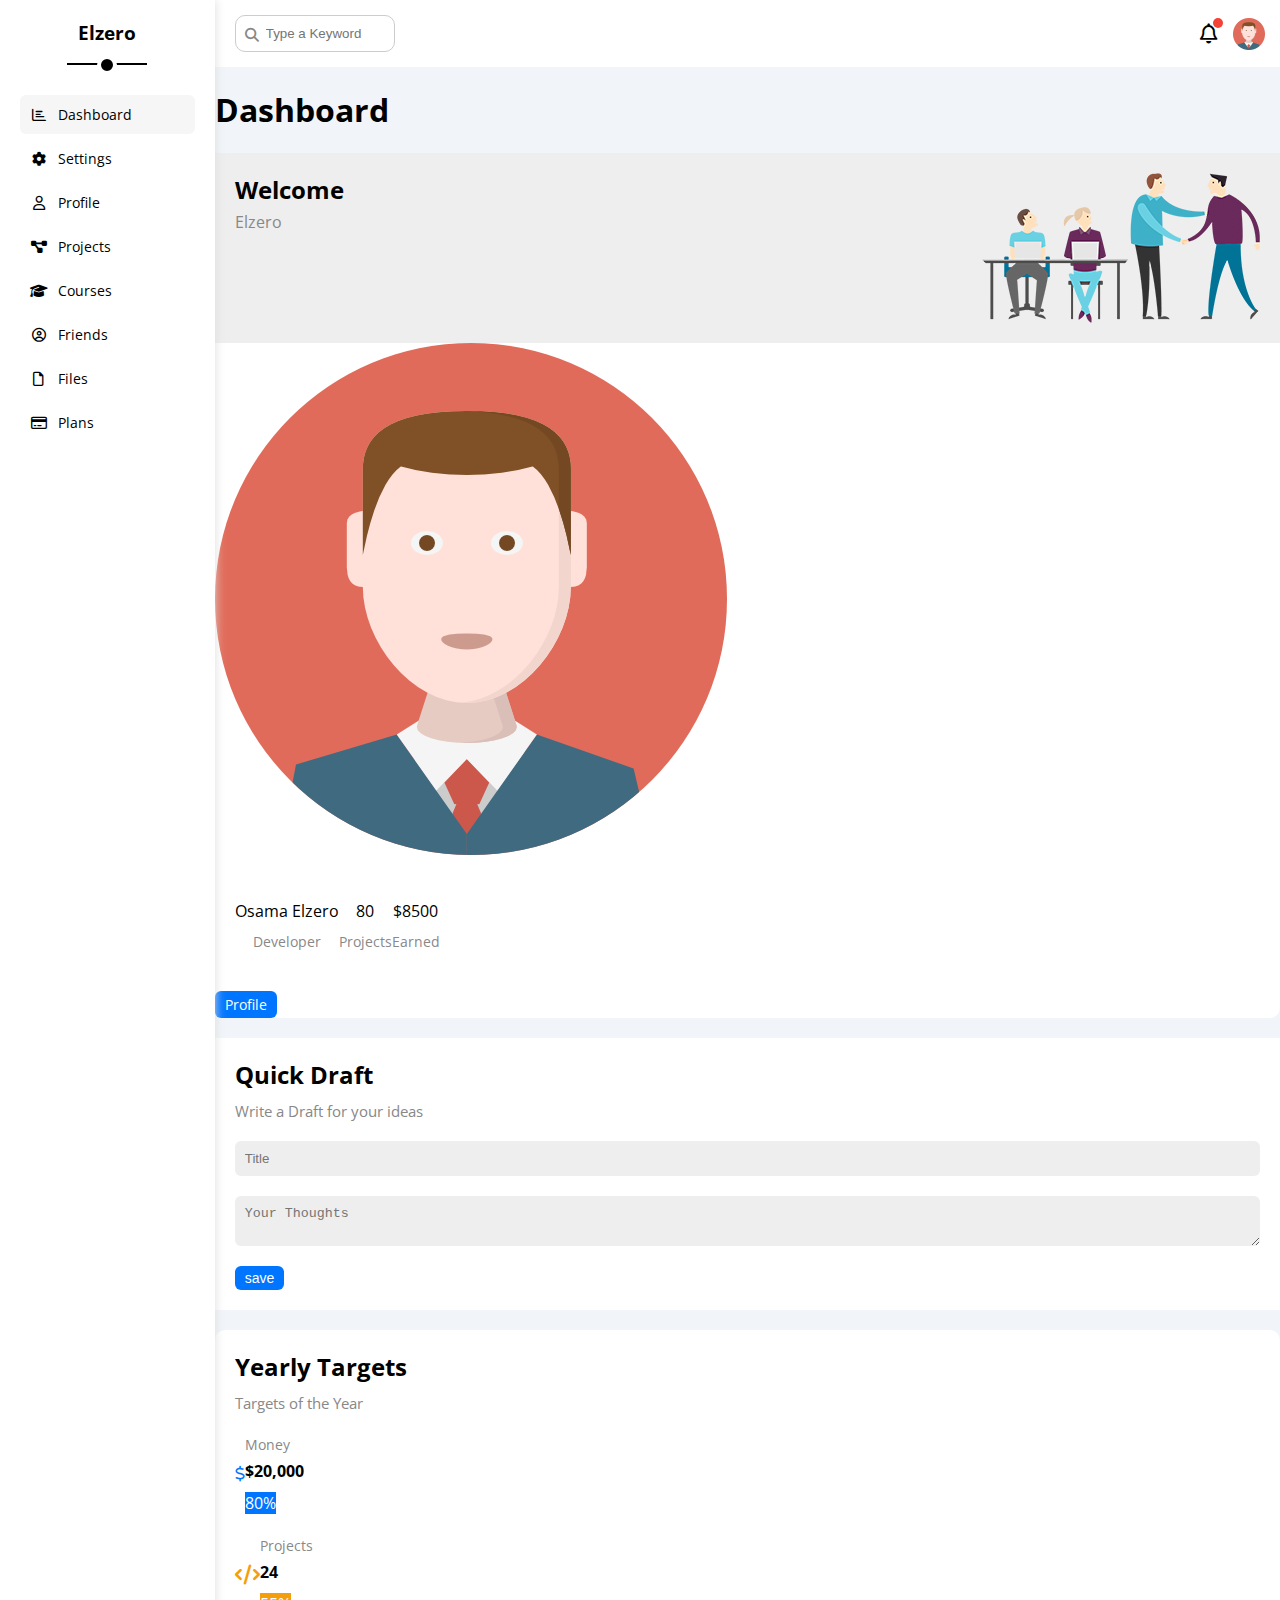
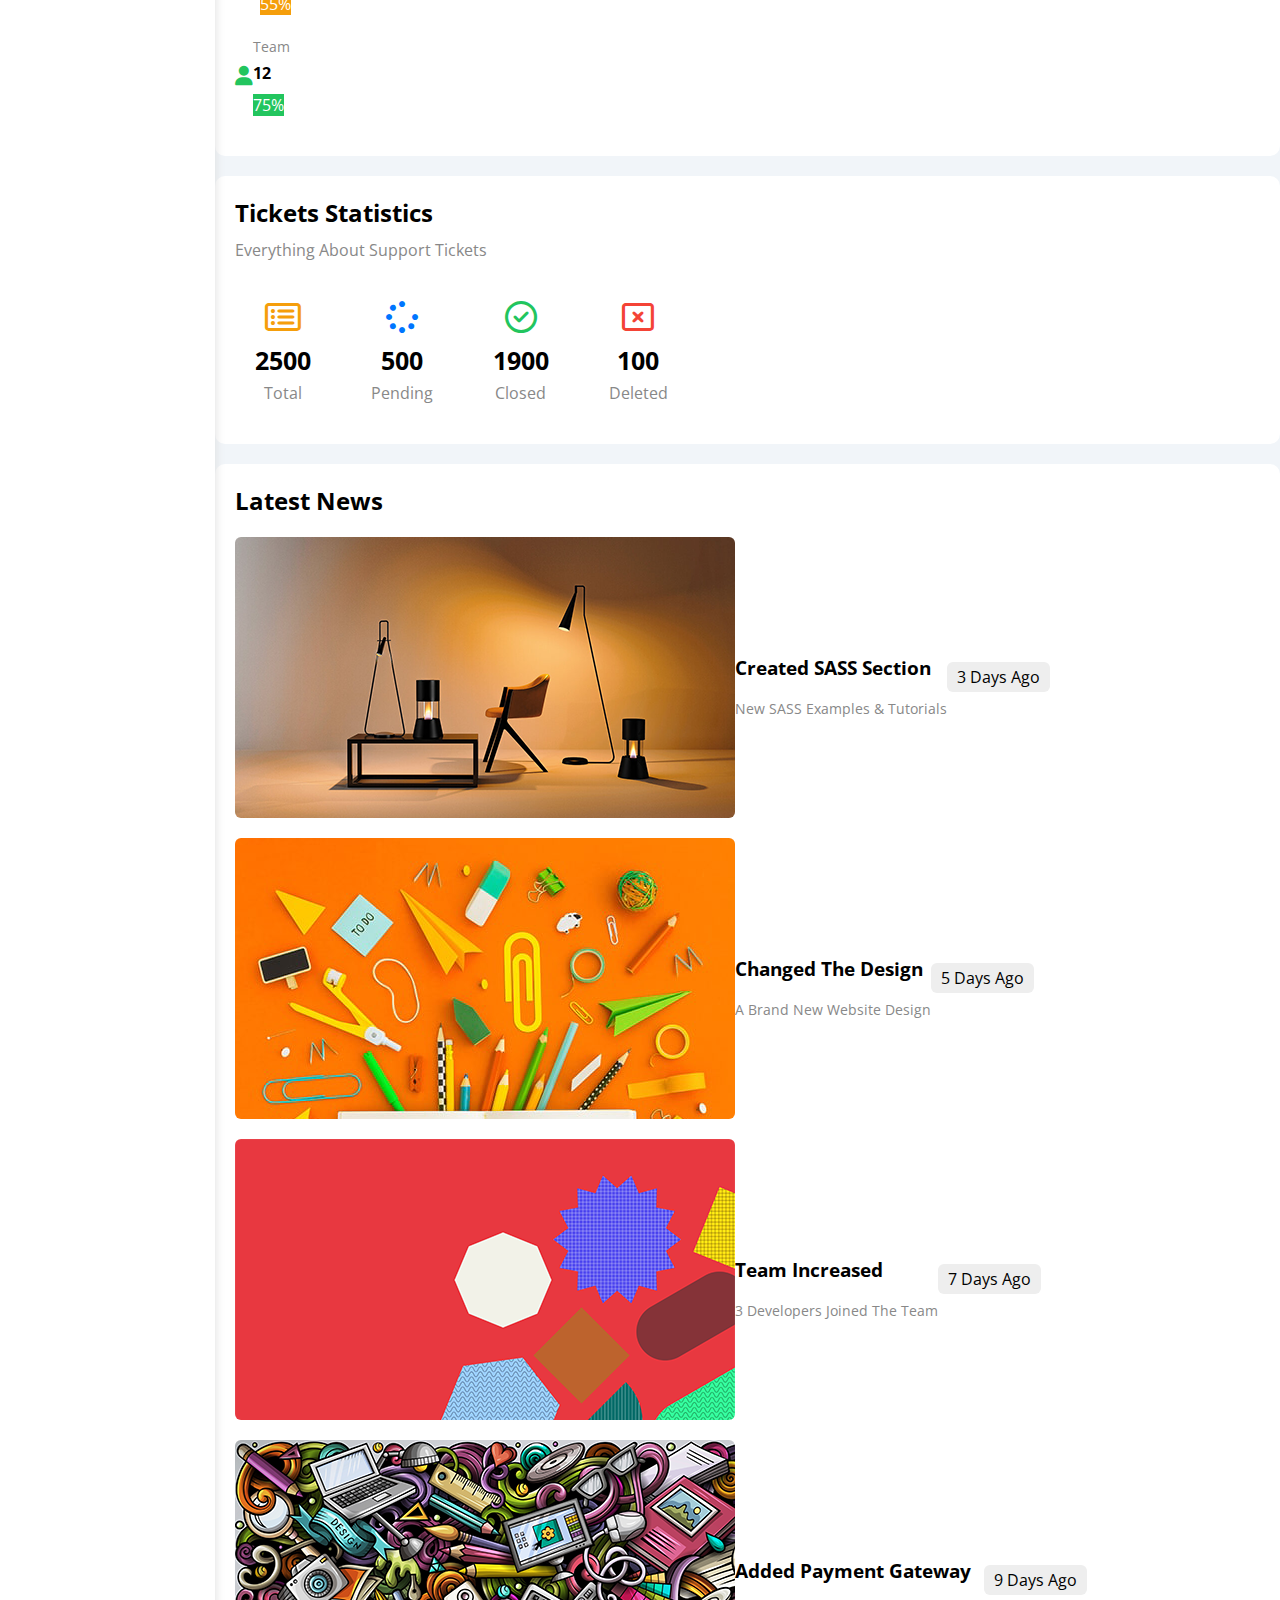
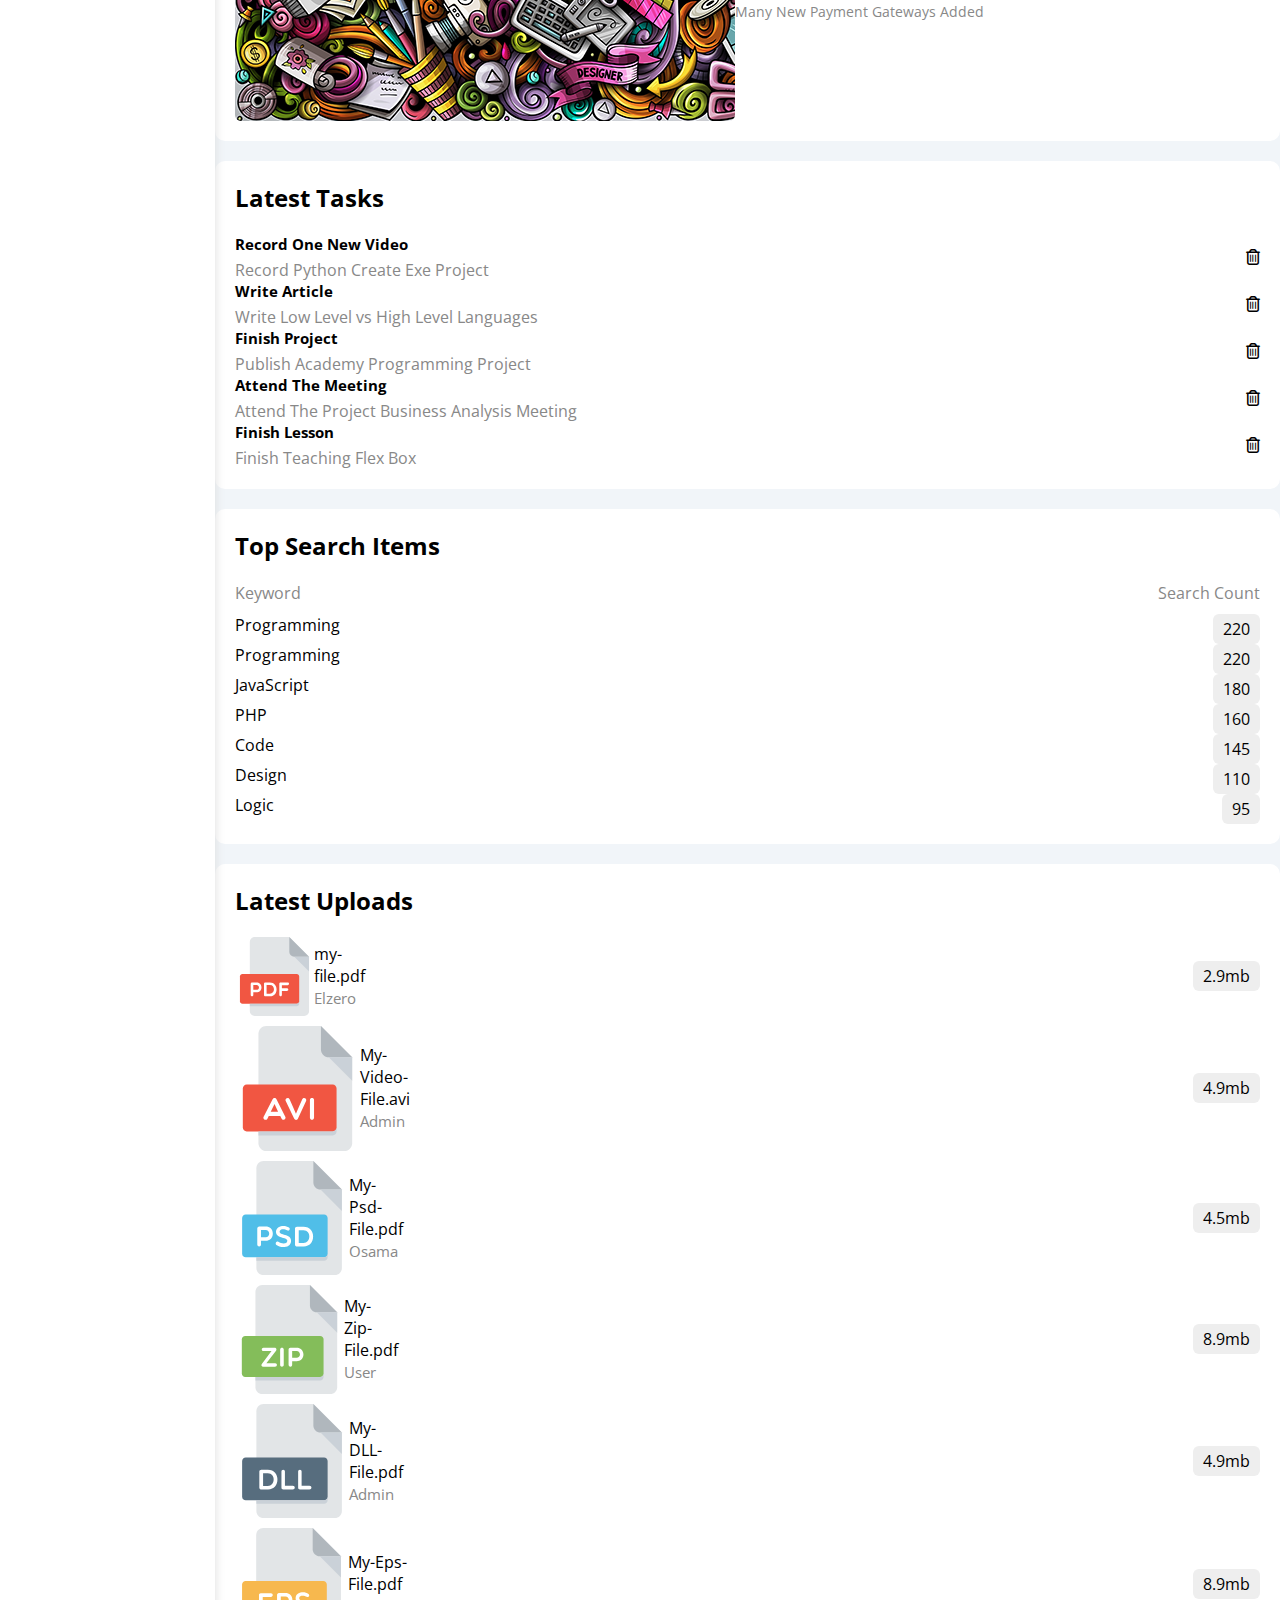
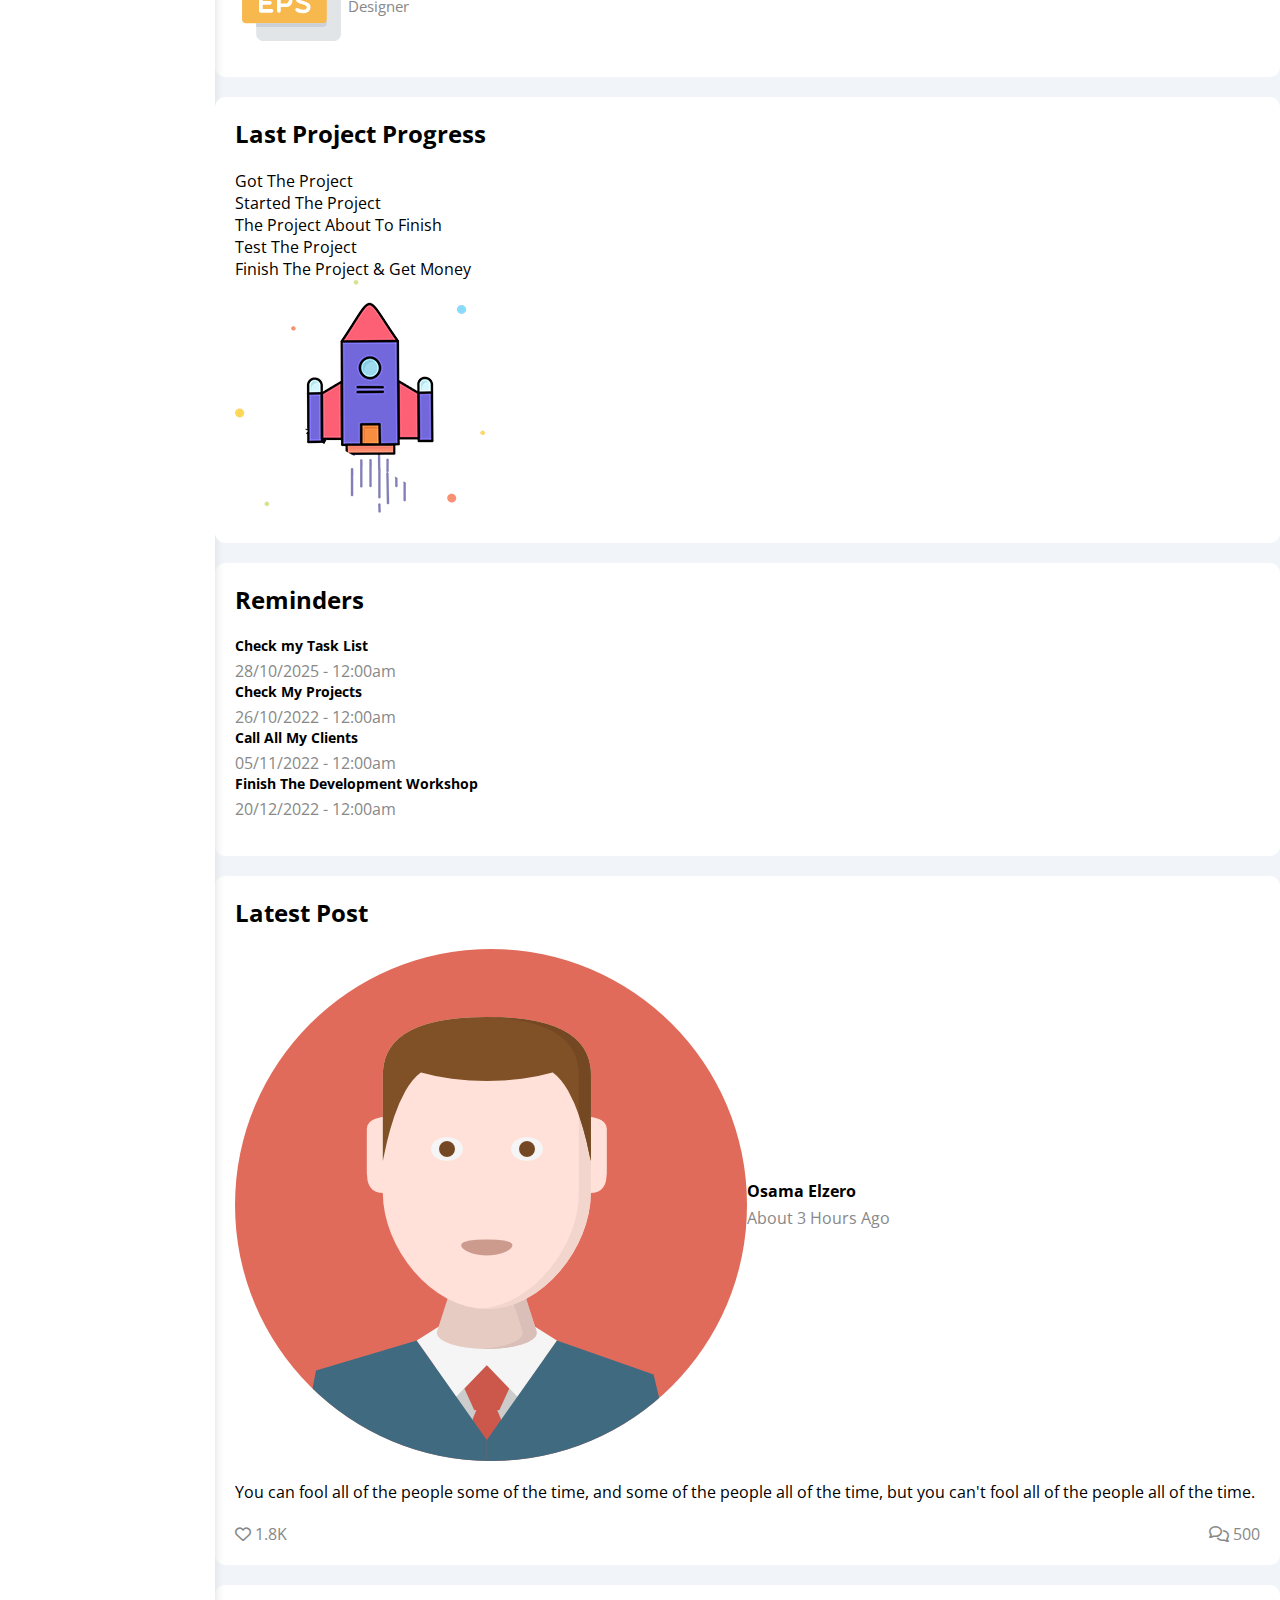
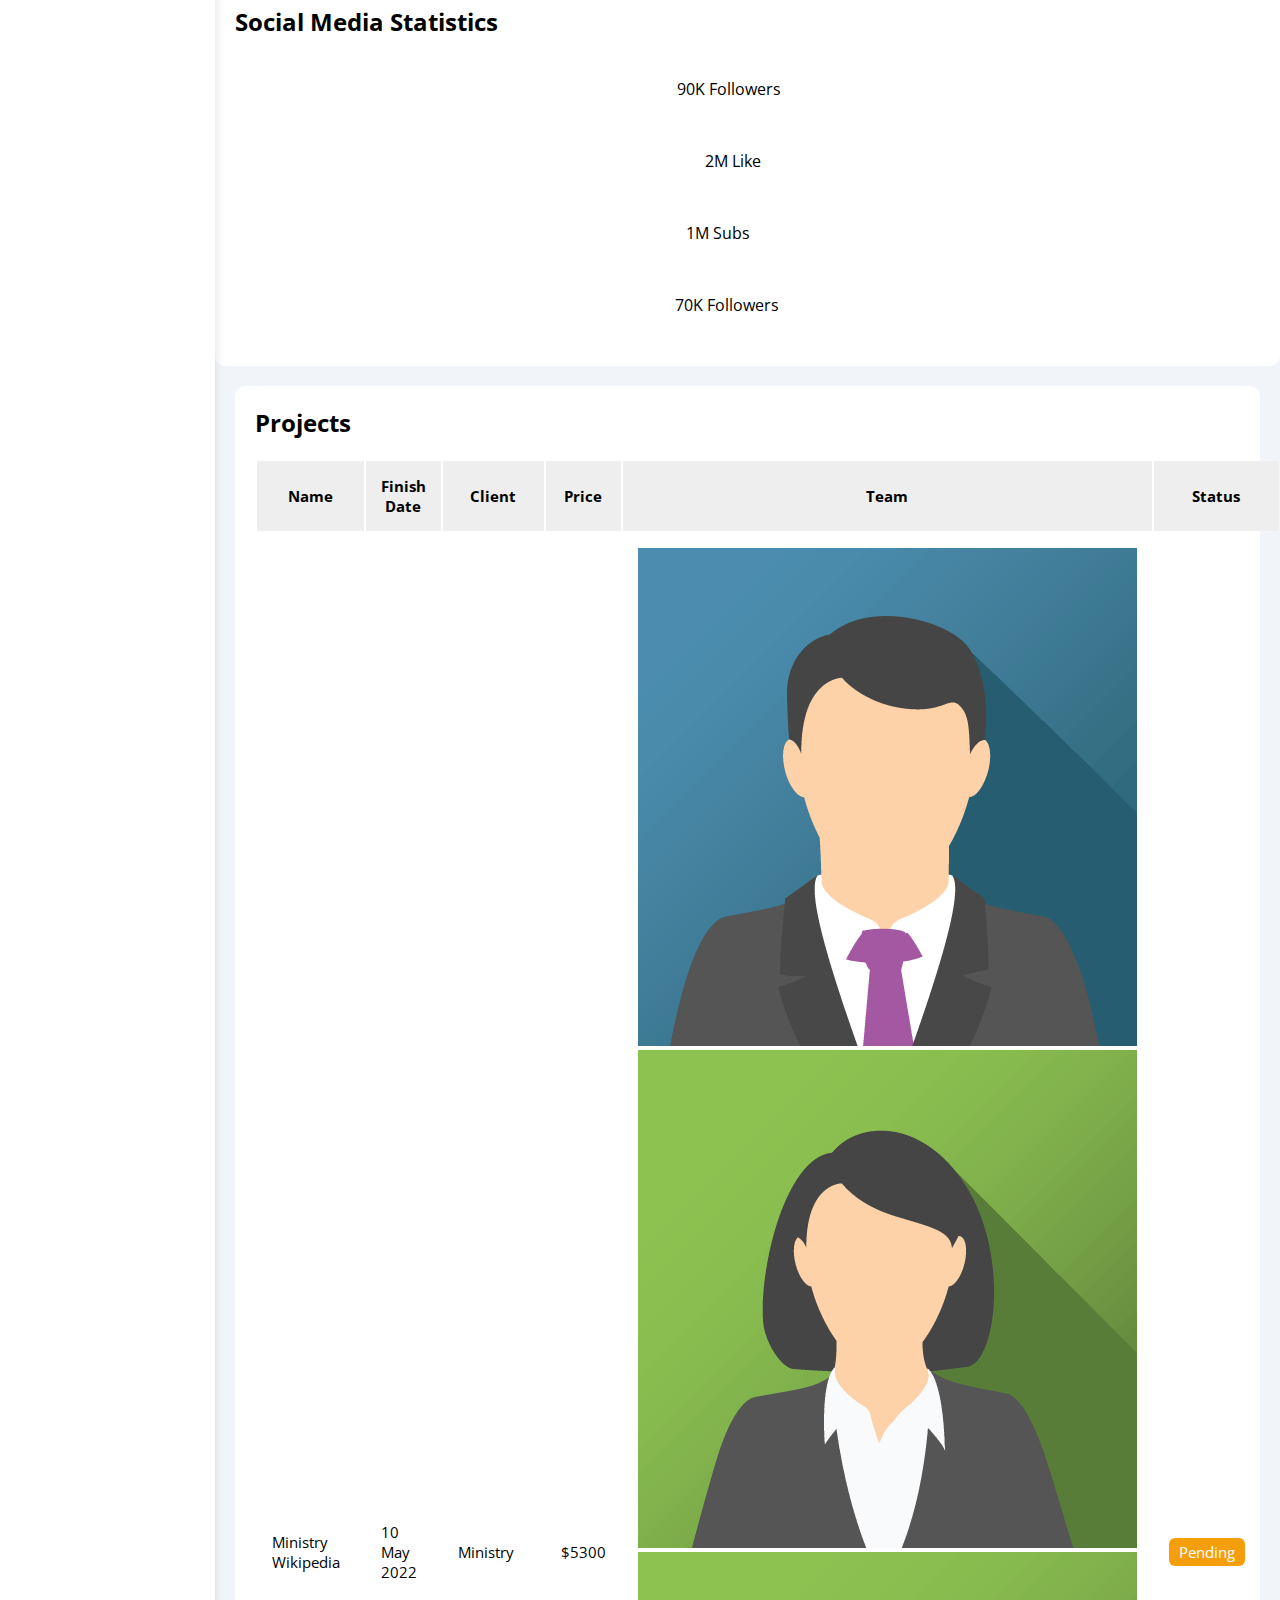
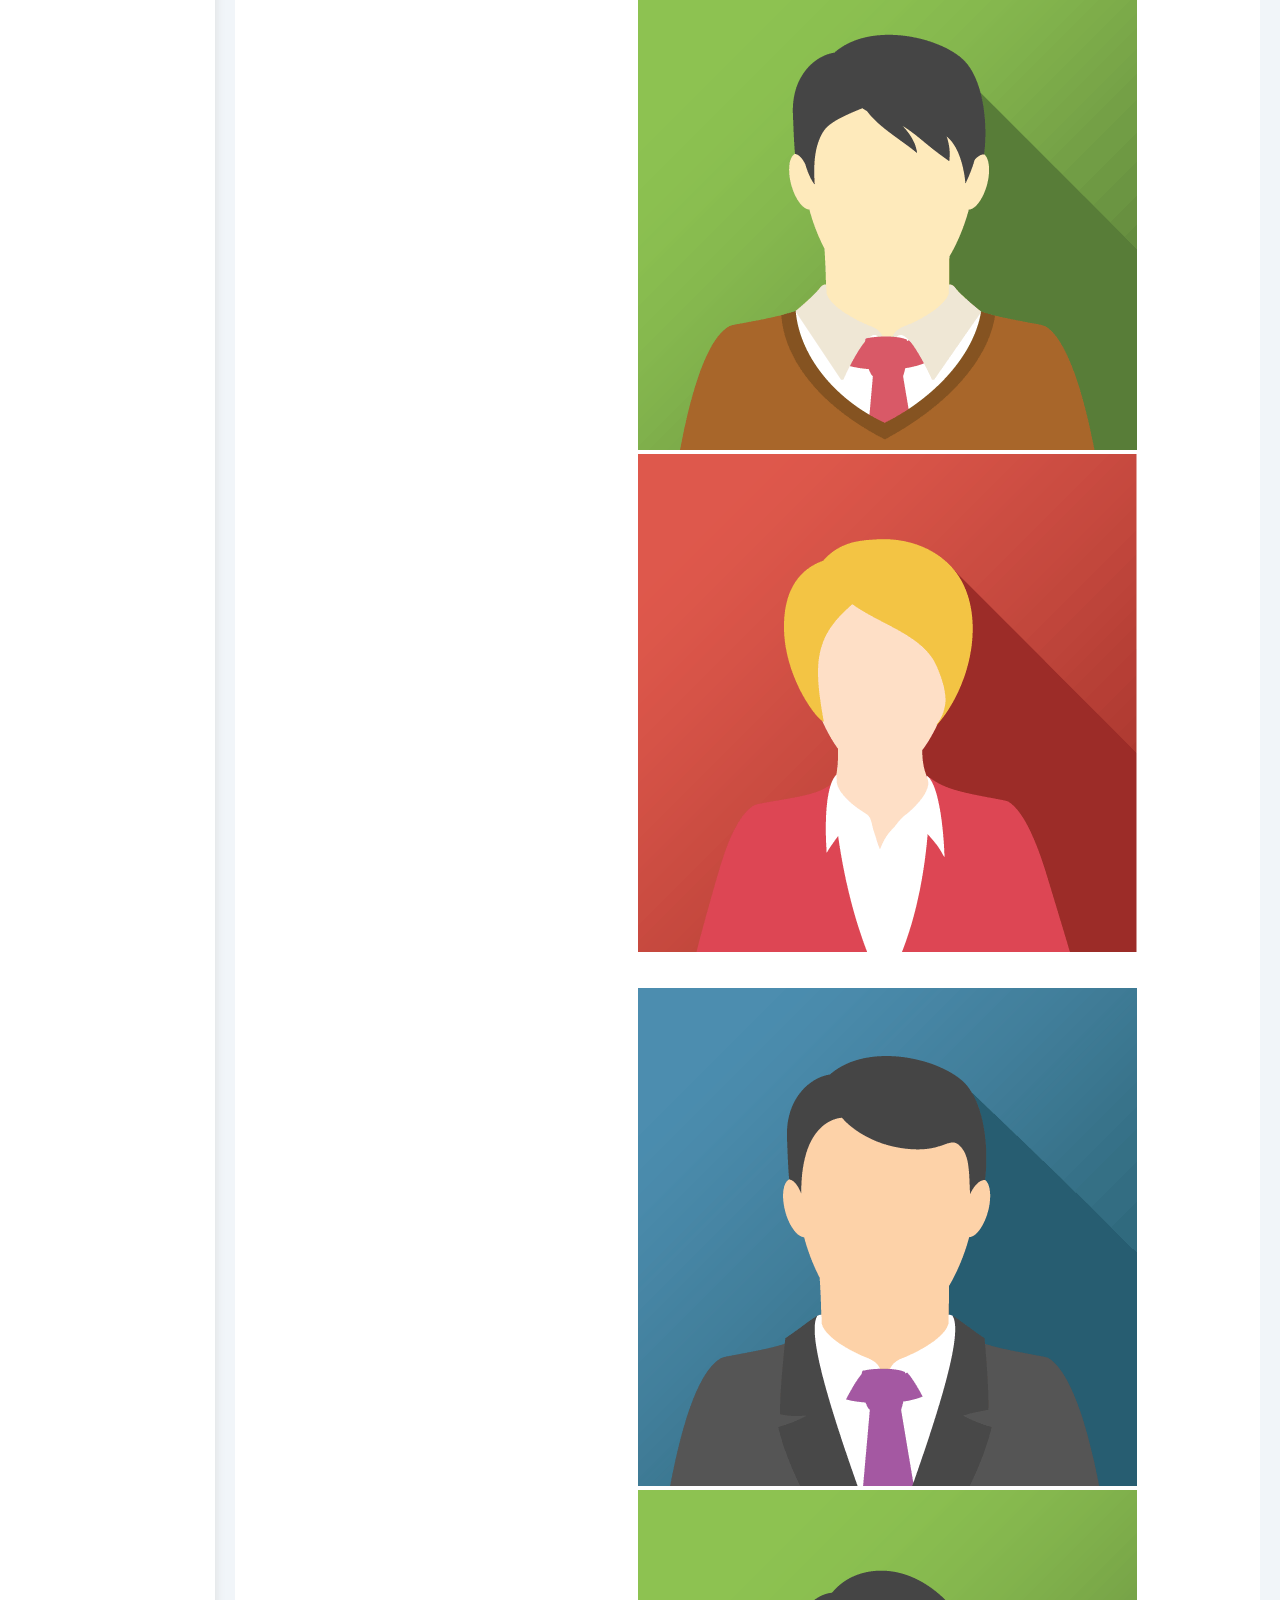
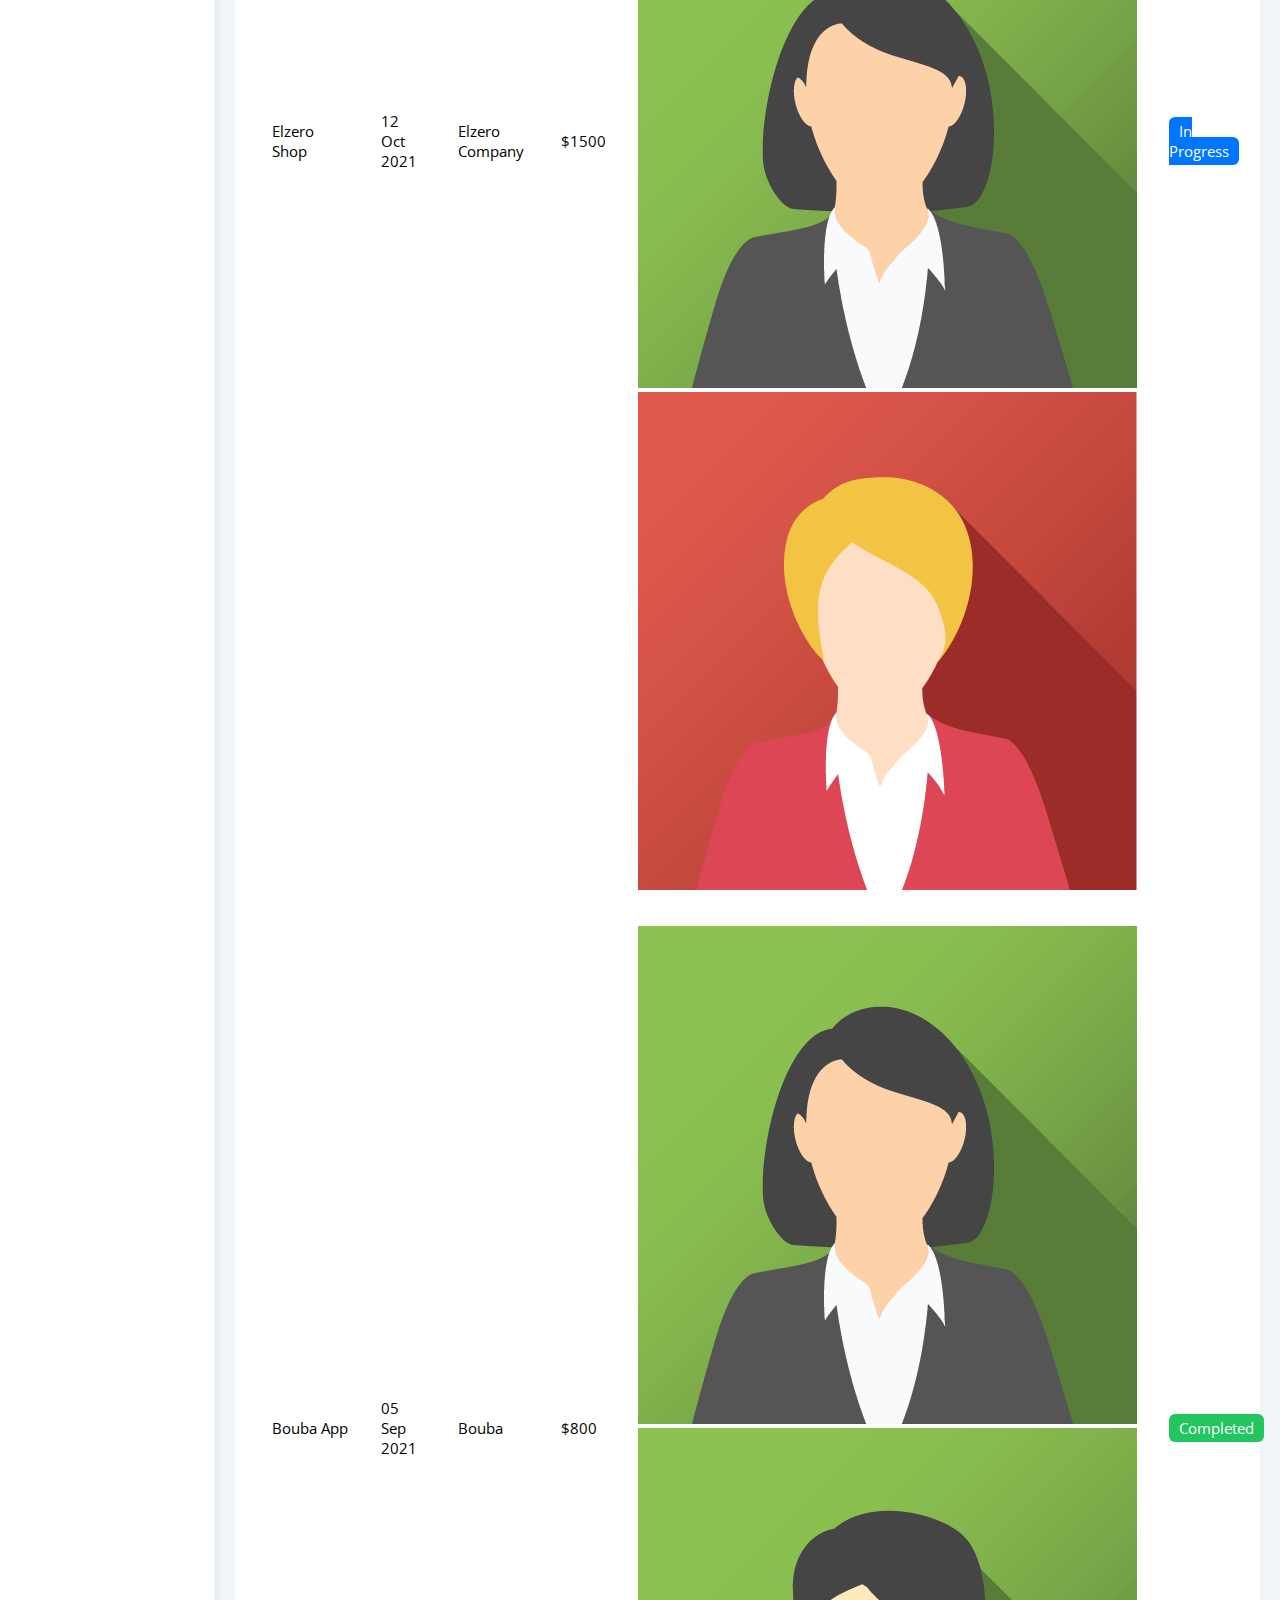
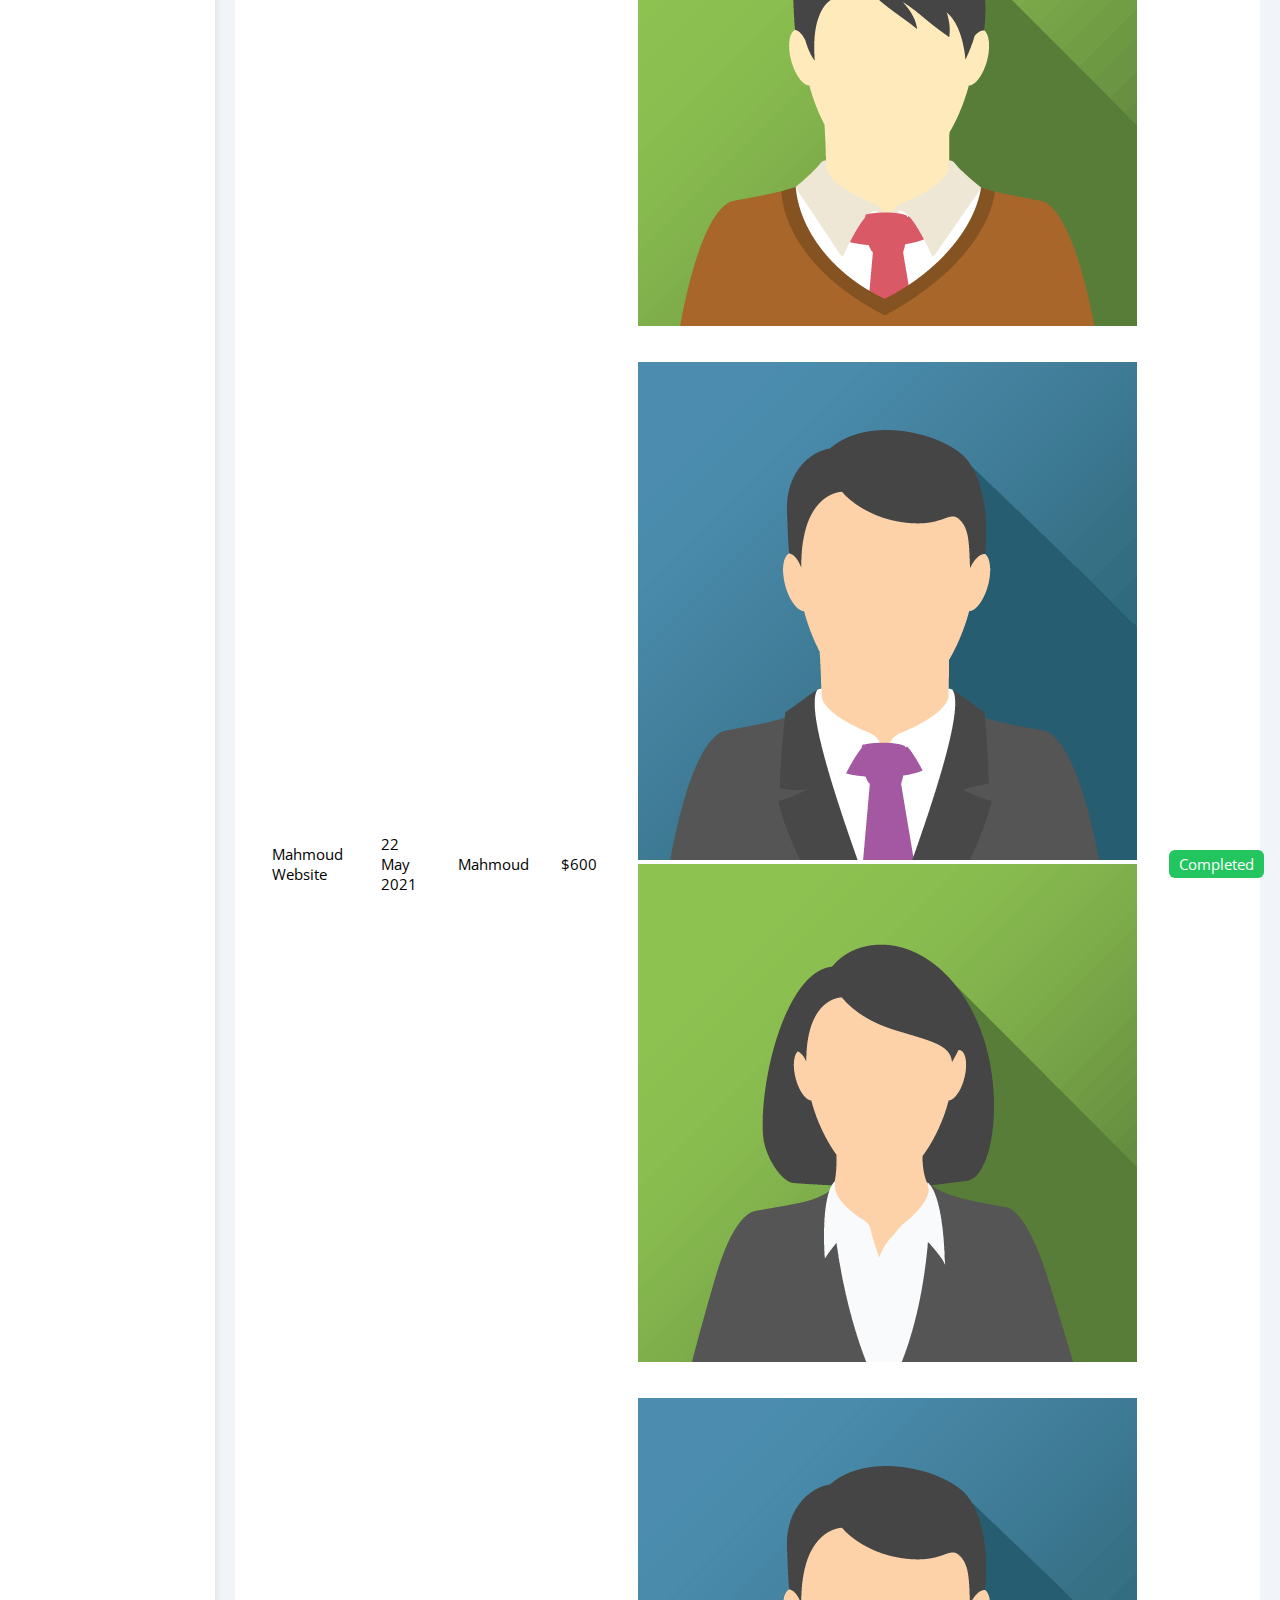
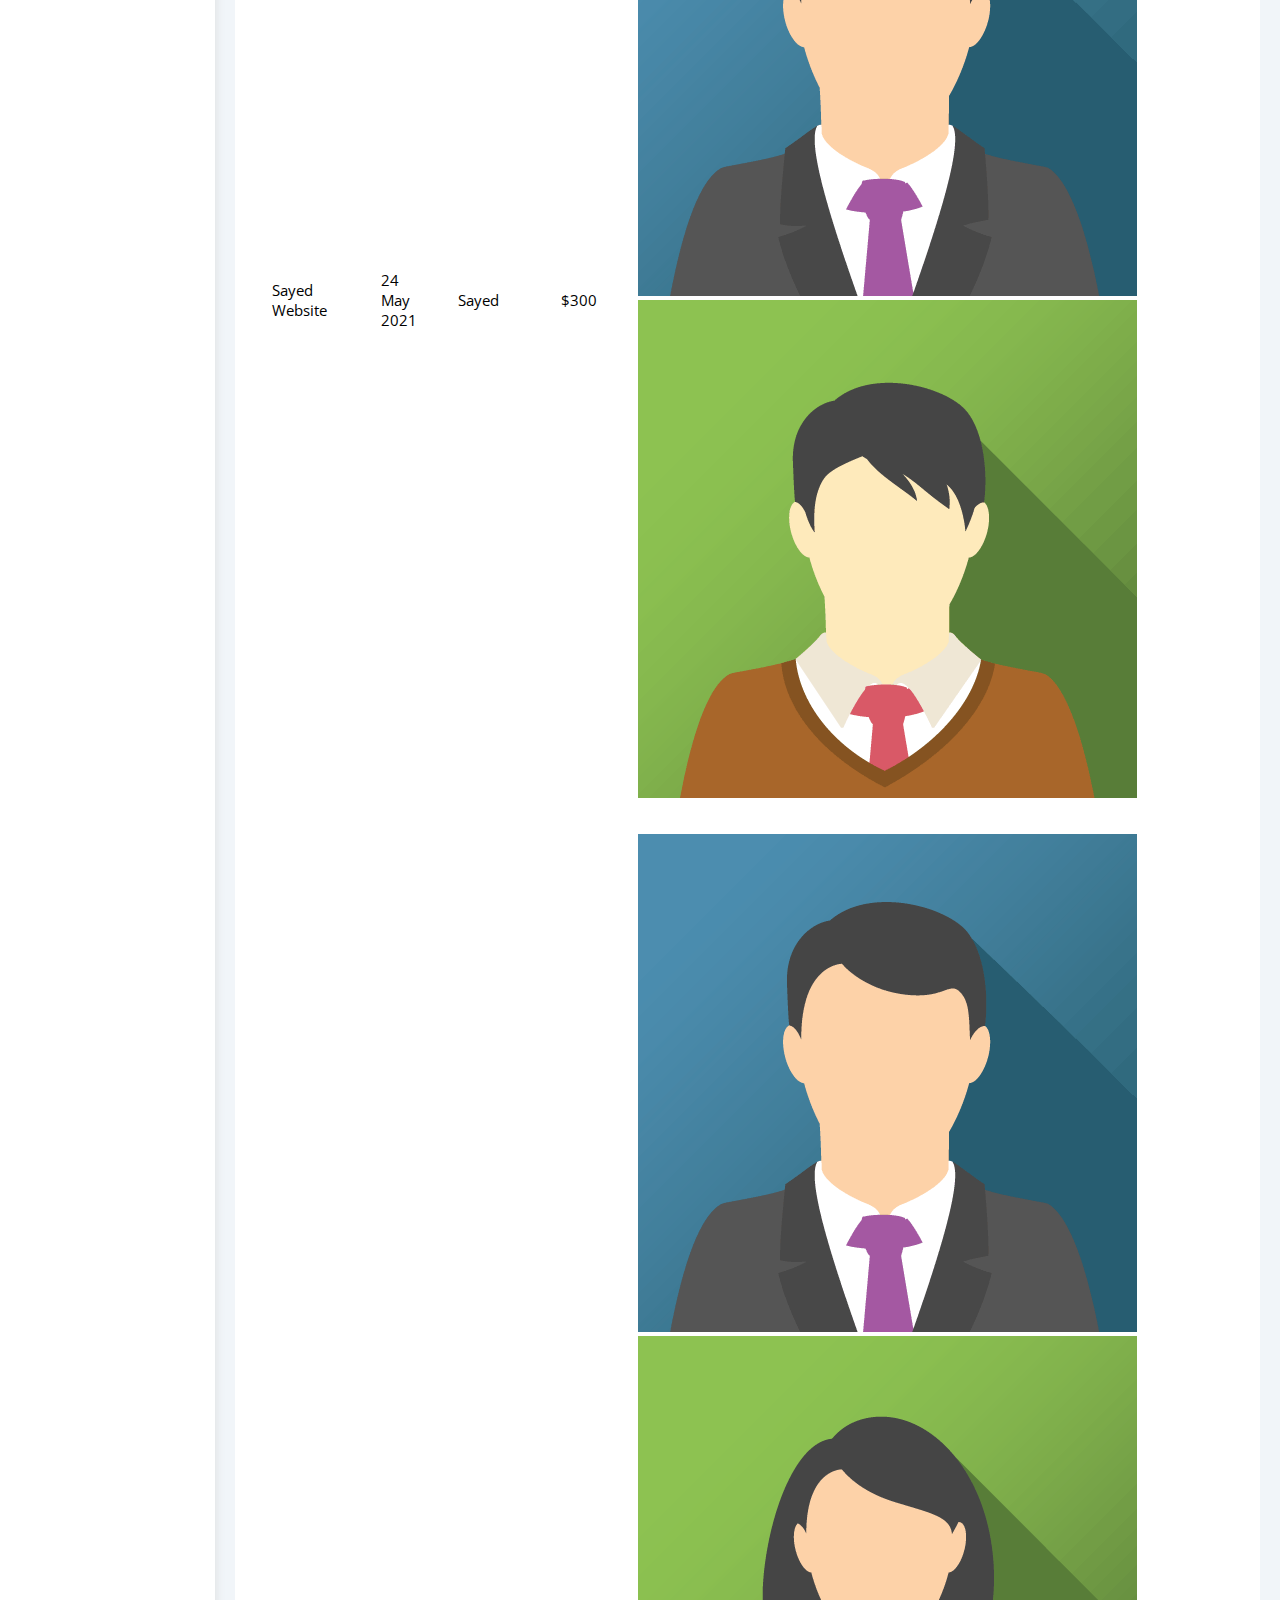
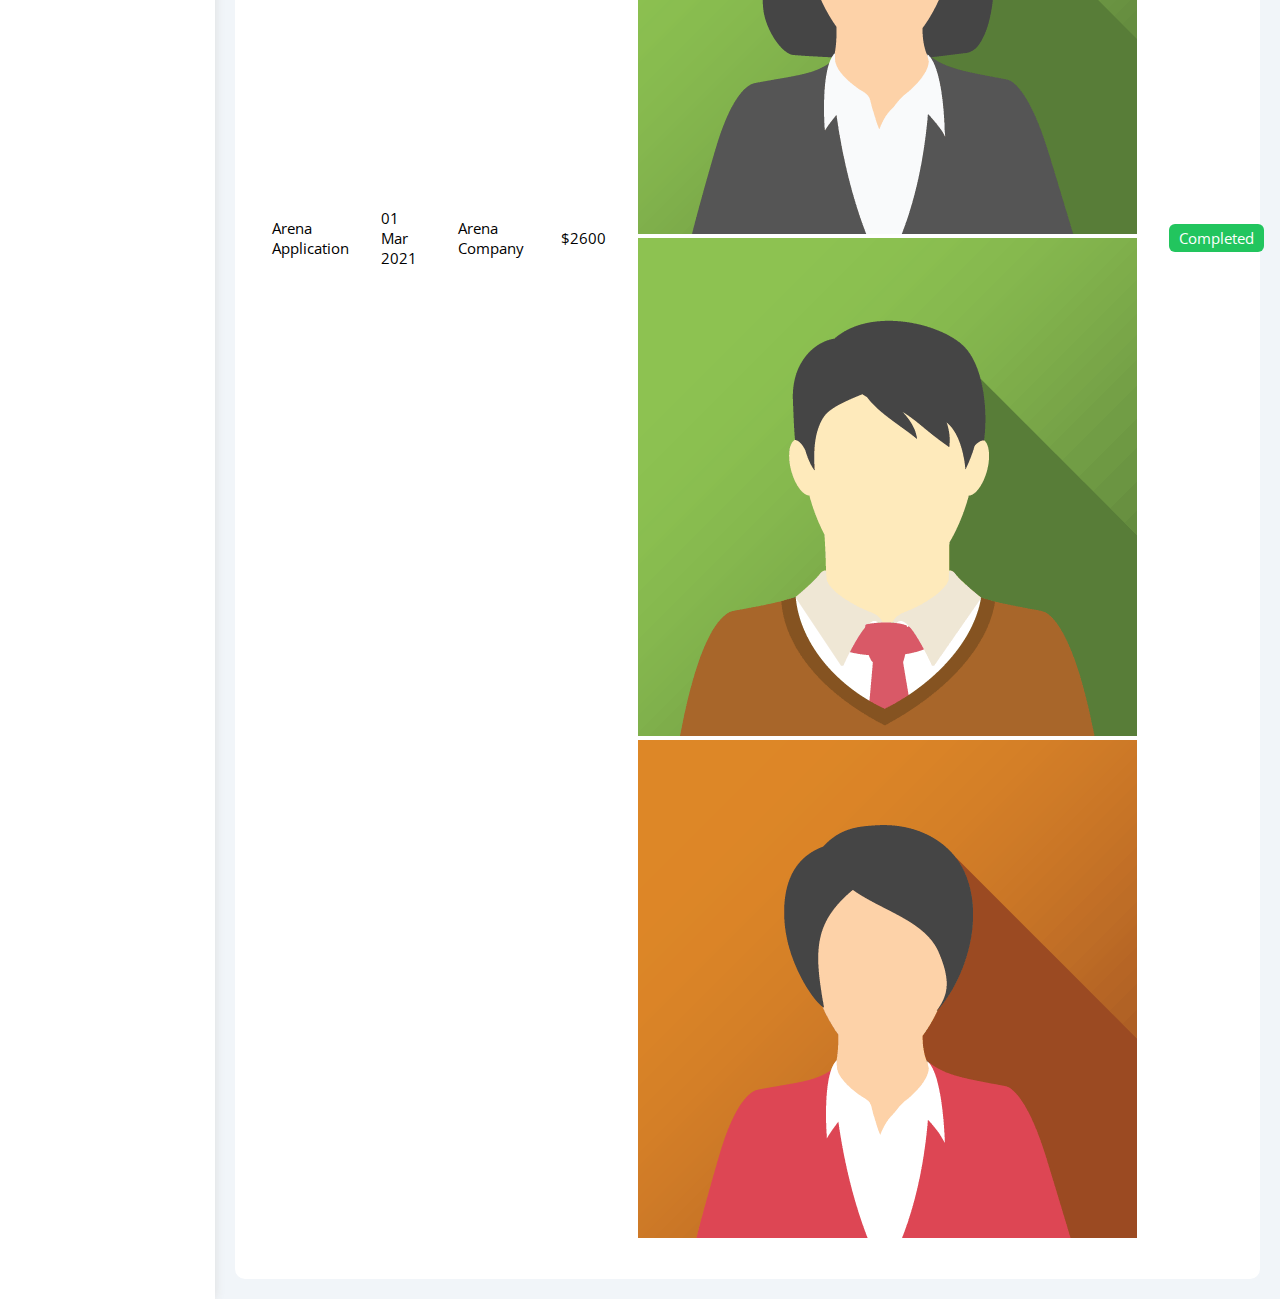
<file: index.html>
<!DOCTYPE html>
<html lang="en">
	<head>
		<meta charset="UTF-8">
		<meta name="viewport" content="width=device-width, initial-scale=1.0">
		<title>Dashboard</title>
		<link rel="stylesheet" href="CSS/all.min.css">
		<link rel="stylesheet" href="CSS/framework.css">
		<link rel="stylesheet" href="CSS/master.css">
		<link rel="preconnect" href="https://fonts.googleapis.com">
		<link rel="preconnect" href="https://fonts.gstatic.com" crossorigin>
		<link href="https://fonts.googleapis.com/css2?family=Open+Sans:ital,wght@0,300..800;1,300..800&display=swap"
			rel="stylesheet">
	</head>
	<body class="m-0">
		<div class="page d-flex">
			<div class="sidebar bg-white p-20 p-relative">
				<h3 class="p-relative txt-c mt-0">Elzero</h3>
				<ul>
					<li>
						<a class="active d-flex align-center fs-14 c-black rad-6 p-10 mb-5" href="index.html">
							<i class="fa-regular fa-chart-bar fa-fw"></i>
							<span class="hide-mobile">Dashboard</span>
						</a>
					</li>
					<li>
						<a class="d-flex align-center fs-14 c-black rad-6 p-10 mb-5" href="settings.html">
							<i class="fa-solid fa-gear fa-fw"></i>
							<span class="hide-mobile">Settings</span>
						</a>
					</li>
					<li>
						<a class="d-flex align-center fs-14 c-black rad-6 p-10 mb-5" href="profile.html">
							<i class="fa-regular fa-user fa-fw"></i>
							<span class="hide-mobile">Profile</span>
						</a>
					</li>
					<li>
						<a class="d-flex align-center fs-14 c-black rad-6 p-10 mb-5" href="projects.html">
							<i class="fa-solid fa-diagram-project fa-fw"></i>
							<span class="hide-mobile">Projects</span>
						</a>
					</li>
					<li>
						<a class="d-flex align-center fs-14 c-black rad-6 p-10 mb-5" href="courses.html">
							<i class="fa-solid fa-graduation-cap fa-fw"></i>
							<span class="hide-mobile">Courses</span>
						</a>
					</li>
					<li>
						<a class="d-flex align-center fs-14 c-black rad-6 p-10 mb-5" href="friends.html">
							<i class="fa-regular fa-circle-user fa-fw"></i>
							<span class="hide-mobile">Friends</span>
						</a>
					</li>
					<li>
						<a class="d-flex align-center fs-14 c-black rad-6 p-10 mb-5" href="files.html">
							<i class="fa-regular fa-file fa-fw"></i>
							<span class="hide-mobile">Files</span>
						</a>
					</li>
					<li>
						<a class="d-flex align-center fs-14 c-black rad-6 p-10 mb-5" href="plans.html">
							<i class="fa-regular fa-credit-card fa-fw"></i>
							<span class="hide-mobile">Plans</span>
						</a>
					</li>
				</ul>
			</div>
			<div class="content w-full">
				<!-- Start head -->
				<div class="head bg-white p-15 between-flex">
					<div class="search p-relative">
						<input class="b-ccc rad-10 p-10" type="search" placeholder="Type a Keyword">
					</div>
					<div class="icons d-flex align-center">
						<span class="notification p-relative">
							<i class="fa-regular fa-bell fa-lg"></i>
						</span>
						<img src="images/avatar.png" alt="avatar">
					</div>
				</div>
				<!-- End head -->
				<h1 class="p-relative">Dashboard</h1>
				<div class="wrapper d-grid gap-10-mobile gap-20">
					<!-- Start welcome widget -->
					<div class="welcome bg-white rad-10 txt-c-mobile block-mobile">
						<div class="intro p-20 d-flex space-between bg-eee">
							<div>
								<h2 class="m-0">Welcome</h2>
								<p class="c-grey mt-5">Elzero</p>
							</div>
							<img class="hide-mobile" src="images/welcome.png" alt="welcome">
						</div>
						<img class="avatar rad-half" src="images/avatar.png" alt="avatar">
						<div class="body txt-c d-flex p-20 mt-20 mb-20 bt-eee bb-eee block-mobile">
							<div>
								Osama Elzero
								<span class="d-block c-grey fs-14 mt-10">Developer</span>
							</div>
							<div>
								80
								<span class="d-block c-grey fs-14 mt-10">Projects</span>
							</div>
							<div>
								$8500
								<span class="d-block c-grey fs-14 mt-10">Earned</span>
							</div>
						</div>
						<a class="visit d-block fs-14 bg-blue c-white w-fit btn-shape" href="profile.html">Profile</a>
					</div>
					<!-- End welcome widget -->
					<!-- Start quick draft widget -->
					<div class="quick-draft p-20 bg-white -rad-10">
						<h2 class="mt-0 mb-10">Quick Draft</h2>
						<p class="mt-0 mb-20 c-grey fs-15">Write a Draft for your ideas</p>
						<form>
							<input class="d-block mb-20 w-full p-10 b-none bg-eee rad-6" type="text" placeholder="Title">
							<textarea class="d-block mb-20 w-full p-10 b-none bg-eee rad-6"
								placeholder="Your Thoughts"></textarea>
							<input class="save d-block fs-14 bg-blue c-white b-none w-fit btn-shape" type="submit"
								value="save">
						</form>
					</div>
					<!-- End quick draft widget -->
					<!-- Start targets widget -->
					<div class="targets p-20 bg-white rad-10">
						<h2 class="mt-0 mb-10">Yearly Targets</h2>
						<p class="mt-0 mb-20 c-grey fs-15">Targets of the Year</p>
						<div class="target-row blue mb-20 d-flex align-center">
							<div class="icon center-flex">
								<i class="fa-regular fa-dollar-sign c-blue"></i>
							</div>
							<div class="details">
								<span class="fs-14 c-grey">Money</span>
								<span class="d-block mt-5 mb-10 fw-bold">$20,000</span>
								<div class="progress p-relative">
									<span class="blue p-absolute h-full bg-blue" data-progress="80%">
										<span class="bg-blue fs-13 rad-6 p-absolute c-white" data-goal="80">0</span>
									</span>
								</div>
							</div>
						</div>
						<div class="target-row orange mb-20 d-flex align-center">
							<div class="icon center-flex">
								<i class="fa-solid fa-code fa-lg c-orange"></i>
							</div>
							<div class="details">
								<span class="fs-14 c-grey">Projects</span>
								<span class="d-block mt-5 mb-10 fw-bold">24</span>
								<div class="progress p-relative">
									<span class="orange p-absolute h-full bg-orange" data-progress="55%">
										<span class="bg-orange fs-13 rad-6 p-absolute c-white" data-goal="55">0</span>
									</span>
								</div>
							</div>
						</div>
						<div class="target-row green mb-20 d-flex align-center">
							<div class="icon center-flex">
								<i class="fa-solid fa-user fa-lg c-green"></i>
							</div>
							<div class="details">
								<span class="fs-14 c-grey">Team</span>
								<span class="d-block mt-5 mb-10 fw-bold">12</span>
								<div class="progress p-relative">
									<span class="green p-absolute h-full bg-green" data-progress="75%">
										<span class="bg-green fs-13 rad-6 p-absolute c-white" data-goal="75">0</span>
									</span>
								</div>
							</div>
						</div>
					</div>
					<!-- End targets widget -->
					<!-- Start tickets widget -->
					<div class="tickets p-20 bg-white rad-10">
						<h2 class="mt-0 mb-10">Tickets Statistics</h2>
						<p class="mt-0 mb-20 c-grey fs-13">Everything About Support Tickets</p>
						<div class="d-flex txt-c gap-20 f-wrap">
							<div class="b-ccc box p-20 rad-10 fs-13 c-grey">
								<i class="fa-regular fa-rectangle-list fa-2x mb-10 c-orange"></i>
								<span class="d-block c-black fw-bold fs-25 mb-5"></span>
								Total
							</div>
							<div class="b-ccc box p-20 rad-10 fs-13 c-grey">
								<i class="fa-solid fa-spinner fa-2x mb-10 c-blue"></i>
								<span class="d-block c-black fw-bold fs-25 mb-5">500</span>
								Pending
							</div>
							<div class="b-ccc box p-20 rad-10 fs-13 c-grey">
								<i class="fa-regular fa-circle-check fa-2x mb-10 c-green"></i>
								<span class="d-block c-black fw-bold fs-25 mb-5">1900</span>
								Closed
							</div>
							<div class="b-ccc box p-20 rad-10 fs-13 c-grey">
								<i class="fa-regular fa-rectangle-xmark fa-2x mb-10 c-red"></i>
								<span class="d-block c-black fw-bold fs-25 mb-5">100</span>
								Deleted
							</div>
						</div>
					</div>
					<!-- End tickets widget -->
					<!-- Start latest news widget -->
					<div class="latest-news p-20 bg-white rad-10 txt-c-mobile">
						<h2 class="mt-0 mb-20">Latest News</h2>
						<div class="news-row pb-20 mb-20 bb-eee block-mobile d-flex align-center">
							<img class="w-100 rad-6" src="images/news-01.png" alt="news 1">
							<div class="info">
								<h3>Created SASS Section</h3>
								<p class="m-0 fs-14 c-grey">New SASS Examples & Tutorials</p>
							</div>
							<div class="label btn-shape bg-eee fs-13">3 Days Ago</div>
						</div>
						<div class="news-row pb-20 mb-20 bb-eee block-mobile d-flex align-center">
							<img class="w-100 rad-6" src="images/news-02.png" alt="news 2">
							<div class="info">
								<h3>Changed The Design</h3>
								<p class="m-0 fs-14 c-grey">A Brand New Website Design</p>
							</div>
							<div class="label btn-shape bg-eee fs-13">5 Days Ago</div>
						</div>
						<div class="news-row pb-20 mb-20 bb-eee block-mobile d-flex align-center">
							<img class="w-100 rad-6" src="images/news-03.png" alt="news 3">
							<div class="info">
								<h3>Team Increased</h3>
								<p class="m-0 fs-14 c-grey">3 Developers Joined The Team</p>
							</div>
							<div class="label btn-shape bg-eee fs-13">7 Days Ago</div>
						</div>
						<div class="news-row block-mobile d-flex align-center">
							<img class="w-100 rad-6" src="images/news-04.png" alt="news 4">
							<div class="info">
								<h3>Added Payment Gateway</h3>
								<p class="m-0 fs-14 c-grey">Many New Payment Gateways Added</p>
							</div>
							<div class="label btn-shape bg-eee fs-13">9 Days Ago</div>
						</div>
					</div>
					<!-- End latest news widget -->
					<!-- Start tasks widget -->
					<div class="tasks p-20 bg-white rad-10">
						<h2 class="mt-0 mb-20">Latest Tasks</h2>
						<div class="task-row pb-15 mb-15 bb-eee between-flex">
							<div class="info">
								<h3 class="mt-0 mb-5 fs-15">Record One New Video</h3>
								<p class="m-0 c-grey">Record Python Create Exe Project</p>
							</div>
							<i class="delete fa-regular fa-trash-can"></i>
						</div>
						<div class="task-row pb-15 mb-15 bb-eee between-flex">
							<div class="info">
								<h3 class="mt-0 mb-5 fs-15">Write Article</h3>
								<p class="m-0 c-grey">Write Low Level vs High Level Languages</p>
							</div>
							<i class="delete fa-regular fa-trash-can"></i>
						</div>
						<div class="task-row pb-15 mb-15 bb-eee between-flex">
							<div class="info">
								<h3 class="mt-0 mb-5 fs-15">Finish Project</h3>
								<p class="m-0 c-grey">Publish Academy Programming Project</p>
							</div>
							<i class="delete fa-regular fa-trash-can"></i>
						</div>
						<div class="task-row pb-15 mb-15 bb-eee between-flex done">
							<div class="info">
								<h3 class="mt-0 mb-5 fs-15">Attend The Meeting</h3>
								<p class="m-0 c-grey">Attend The Project Business Analysis Meeting</p>
							</div>
							<i class="delete fa-regular fa-trash-can"></i>
						</div>
						<div class="task-row between-flex">
							<div class="info">
								<h3 class="mt-0 mb-5 fs-15">Finish Lesson</h3>
								<p class="m-0 c-grey">Finish Teaching Flex Box</p>
							</div>
							<i class="delete fa-regular fa-trash-can"></i>
						</div>
					</div>
					<!-- End tasks widget -->
					<!-- Start top search widget -->
					<div class="search-items p-20 bg-white rad-10">
						<h2 class="mt-0 mb-20">Top Search Items</h2>
						<div class="items-head d-flex space-between c-grey mb-10">
							<div>Keyword</div>
							<div>Search Count</div>
						</div>
						<div class="items d-flex space-between pt-15 pb-15">
							<span>Programming</span>
							<span class="bg-eee fs-13 btn-shape">220</span>
						</div>
						<div class="items d-flex space-between pt-15 pb-15">
							<span>Programming</span>
							<span class="bg-eee fs-13 btn-shape">220</span>
						</div>
						<div class="items d-flex space-between pt-15 pb-15">
							<span>JavaScript</span>
							<span class="bg-eee btn-shape fs-13">180</span>
						</div>
						<div class="items d-flex space-between pt-15 pb-15">
							<span>PHP</span>
							<span class="bg-eee btn-shape fs-13">160</span>
						</div>
						<div class="items d-flex space-between pt-15 pb-15">
							<span>Code</span>
							<span class="bg-eee btn-shape fs-13">145</span>
						</div>
						<div class="items d-flex space-between pt-15 pb-15">
							<span>Design</span>
							<span class="bg-eee btn-shape fs-13">110</span>
						</div>
						<div class="items d-flex space-between pt-15">
							<span>Logic</span>
							<span class="bg-eee btn-shape fs-13">95</span>
						</div>
					</div>
					<!-- End top search widget -->
					<!-- Start latest uploads widget -->
					<div class="latest-uploads p-20 bg-white rad-10">
						<h2 class="mt-0 mb-20">Latest Uploads</h2>
						<ul class="mb-0">
							<li class="between-flex pb-10 mb-10 bb-eee">
								<div class="d-flex align-center">
									<img class="mr-10" src="images/pdf.svg" alt="pdf">
									<div>
										<span class="d-block">my-file.pdf</span>
										<span class="fs-15 c-grey">Elzero</span>
									</div>
								</div>
								<div class="bg-eee btn-shape fs-13">2.9mb</div>
							</li>
							<li class="between-flex pb-10 mb-10 bb-eee">
								<div class="d-flex align-center">
									<img class="mr-10" src="images/avi.svg" alt="avi" />
									<div>
										<span class="d-block">My-Video-File.avi</span>
										<span class="fs-15 c-grey">Admin</span>
									</div>
								</div>
								<div class="bg-eee btn-shape fs-13">4.9mb</div>
							</li>
							<li class="between-flex pb-10 mb-10 bb-eee">
								<div class="d-flex align-center">
									<img class="mr-10" src="images/psd.svg" alt="psd" />
									<div>
										<span class="d-block">My-Psd-File.pdf</span>
										<span class="fs-15 c-grey">Osama</span>
									</div>
								</div>
								<div class="bg-eee btn-shape fs-13">4.5mb</div>
							</li>
							<li class="between-flex pb-10 mb-10 bb-eee">
								<div class="d-flex align-center">
									<img class="mr-10" src="images/zip.svg" alt="zip" />
									<div>
										<span class="d-block">My-Zip-File.pdf</span>
										<span class="fs-15 c-grey">User</span>
									</div>
								</div>
								<div class="bg-eee btn-shape fs-13">8.9mb</div>
							</li>
							<li class="between-flex pb-10 mb-10 bb-eee">
								<div class="d-flex align-center">
									<img class="mr-10" src="images/dll.svg" alt="dll" />
									<div>
										<span class="d-block">My-DLL-File.pdf</span>
										<span class="fs-15 c-grey">Admin</span>
									</div>
								</div>
								<div class="bg-eee btn-shape fs-13">4.9mb</div>
							</li>
							<li class="between-flex">
								<div class="d-flex align-center">
									<img class="mr-10" src="images/eps.svg" alt="" />
									<div>
										<span class="d-block">My-Eps-File.pdf</span>
										<span class="fs-15 c-grey">Designer</span>
									</div>
								</div>
								<div class="bg-eee btn-shape fs-13">8.9mb</div>
							</li>
						</ul>
					</div>
					<!-- End latest uploads widget -->
					<!-- Start Last project progress widget -->
					<div class="last-project p-20 bg-white rad-10 p-relative">
						<h2 class="mt-0 mb-20">Last Project Progress</h2>
						<ul class="m-0 p-relative">
							<li class="mt-25 d-flex align-center done">Got The Project</li>
							<li class="mt-25 d-flex align-center done">Started The Project</li>
							<li class="mt-25 d-flex align-center done">The Project About To Finish</li>
							<li class="mt-25 d-flex align-center current">Test The Project</li>
							<li class="mt-25 d-flex align-center">Finish The Project & Get Money</li>
						</ul>
						<img class="launch-icon p-absolute hide-mobile" src="images/project.png" alt="project">
					</div>
					<!-- End Last project progress widget -->
					<!-- Start reminders widget -->
					<div class="reminders p-20 bg-white rad-10">
						<h2 class="mt-0 mb-25">Reminders</h2>
						<ul>
							<li class="d-flex align-center mt-15">
								<span class="key bg-blue mr-15 d-block rad-half"></span>
								<div class="blue pl-15">
									<p class="fs-14 fw-bold mt-0 mb-5">Check my Task List</p>
									<span class="fs-13 c-grey">28/10/2025 - 12:00am</span>
								</div>
							</li>
							<li class="d-flex align-center mt-15">
								<span class="key bg-green mr-15 d-block rad-half"></span>
								<div class="green pl-15">
									<p class="fs-14 fw-bold mt-0 mb-5">Check My Projects</p>
									<span class="fs-13 c-grey">26/10/2022 - 12:00am</span>
								</div>
							</li>
							<li class="d-flex align-center mt-15">
								<span class="key bg-orange mr-15 d-block rad-half"></span>
								<div class="orange pl-15">
									<p class="fs-14 fw-bold mt-0 mb-5">Call All My Clients</p>
									<span class="fs-13 c-grey">05/11/2022 - 12:00am</span>
								</div>
							</li>
							<li class="d-flex align-center mt-15">
								<span class="key bg-red mr-15 d-block rad-half"></span>
								<div class="red pl-15">
									<p class="fs-14 fw-bold mt-0 mb-5">Finish The Development Workshop</p>
									<span class="fs-13 c-grey">20/12/2022 - 12:00am</span>
								</div>
							</li>
						</ul>
					</div>
					<!-- End reminders widget -->
					<!-- Start latest post widget -->
					<div class="latest-post p-20 bg-white rad-10">
						<h2 class="mt-0 mb-25">Latest Post</h2>
						<div class="top d-flex align-center">
							<img class="avatar mr-15" src="images/avatar.png" alt="avatar">
							<div class="info">
								<span class="d-block mb-5 fw-bold">Osama Elzero</span>
								<span class="c-grey">About 3 Hours Ago</span>
							</div>
						</div>
						<div class="post-content txt-c-mobile pt-20 pb-20 mt-20 mb-20 bt-eee bb-eee">You can fool all of the people some
							of the time, and some of the people all of the time, but you can't fool all of the people all of
							the time.</div>
						<div class="post-stats between-flex c-grey">
							<div>
								<i class="fa-regular fa-heart"></i>
								<span>1.8K</span>
							</div>
							<div>
								<i class="fa-regular fa-comments"></i>
								<span>500</span>
							</div>
						</div>
					</div>
					<!-- End latest post widget -->
					<!-- Start social media stats widget -->
					<div class="social-media p-20 bg-white rad-10">
						<h2 class="mt-0 mb-25">Social Media Statistics</h2>
						<div class="box twitter p-15 p-relative mb-10 between-flex">
							<i class="fa-brands fa-twitter fa-2x p-absolute c-white h-full center-flex"></i>
							<span>90K Followers</span>
							<a class="fs-13 c-white btn-shape" href="#">Follow</a>
						</div>
						<div class="box facebook p-15 p-relative mb-10 between-flex">
							<i class="fa-brands fa-facebook-f fa-2x p-absolute c-white h-full center-flex"></i>
							<span>2M Like</span>
							<a class="fs-13 c-white btn-shape" href="#">Like</a>
						</div>
						<div class="box youtube p-15 p-relative mb-10 between-flex">
							<i class="fa-brands fa-youtube fa-2x p-absolute c-white h-full center-flex"></i>
							<span>1M Subs</span>
							<a class="fs-13 c-white btn-shape" href="#">Subscribe</a>
						</div>
						<div class="box linkedin p-15 p-relative mb-10 between-flex">
							<i class="fa-brands fa-linkedin fa-2x p-absolute c-white h-full center-flex"></i>
							<span>70K Followers</span>
							<a class="fs-13 c-white btn-shape" href="#">Follow</a>
						</div>
					</div>
					<!-- End social media stats widget -->
				</div>
				<!-- Start projects table -->
				<div class="projects p-20 bg-white rad-10 m-20">
					<h2 class="mt-0 mb-20">Projects</h2>
					<div class="responsive-table">
						<table class="fs-15 w-full">
							<thead>
								<tr>
									<th class="bg-eee p-15">Name</th>
									<th class="bg-eee p-15">Finish Date</th>
									<th class="bg-eee p-15">Client</th>
									<th class="bg-eee p-15">Price</th>
									<th class="bg-eee p-15">Team</th>
									<th class="bg-eee p-15">Status</th>
								</tr>
							</thead>
							<tbody>
								<tr>
									<td class="p-15 bb-eee">Ministry Wikipedia</td>
									<td class="p-15 bb-eee">10 May 2022</td>
									<td class="p-15 bb-eee">Ministry</td>
									<td class="p-15 bb-eee">$5300</td>
									<td class="p-15 bb-eee">
										<img class="bg-white rad-half" src="images/team-01.png" alt="member 1" />
										<img class="bg-white rad-half" src="images/team-02.png" alt="member 2" />
										<img class="bg-white rad-half" src="images/team-03.png" alt="member 3" />
										<img class="bg-white rad-half" src="images/team-05.png" alt="member 5" />
									</td>
									<td class="p-15 bb-eee">
										<span class="label fs-13 btn-shape bg-orange c-white">Pending</span>
									</td>
								</tr>
								<tr>
									<td class="p-15 bb-eee">Elzero Shop</td>
									<td class="p-15 bb-eee">12 Oct 2021</td>
									<td class="p-15 bb-eee">Elzero Company</td>
									<td class="p-15 bb-eee">$1500</td>
									<td class="p-15 bb-eee">
										<img class="bg-white rad-half" src="images/team-01.png" alt="member 1" />
										<img class="bg-white rad-half" src="images/team-02.png" alt="member 2" />
										<img class="bg-white rad-half" src="images/team-05.png" alt="member 5" />
									</td>
									<td class="p-15 bb-eee">
										<span class="label fs-13 btn-shape bg-blue c-white">In Progress</span>
									</td>
								</tr>
								<tr>
									<td class="p-15 bb-eee">Bouba App</td>
									<td class="p-15 bb-eee">05 Sep 2021</td>
									<td class="p-15 bb-eee">Bouba</td>
									<td class="p-15 bb-eee">$800</td>
									<td class="p-15 bb-eee">
										<img class="bg-white rad-half" src="images/team-02.png" alt="member 2" />
										<img class="bg-white rad-half" src="images/team-03.png" alt="member 3" />
									</td>
									<td class="p-15 bb-eee">
										<span class="label fs-13 btn-shape bg-green c-white">Completed</span>
									</td>
								</tr>
								<tr>
									<td class="p-15 bb-eee">Mahmoud Website</td>
									<td class="p-15 bb-eee">22 May 2021</td>
									<td class="p-15 bb-eee">Mahmoud</td>
									<td class="p-15 bb-eee">$600</td>
									<td class="p-15 bb-eee">
										<img class="bg-white rad-half" src="images/team-01.png" alt="member 1" />
										<img class="bg-white rad-half" src="images/team-02.png" alt="member 2" />
									</td>
									<td class="p-15 bb-eee">
										<span class="label fs-13 btn-shape bg-green c-white">Completed</span>
									</td>
								</tr>
								<tr>
									<td class="p-15 bb-eee">Sayed Website</td>
									<td class="p-15 bb-eee">24 May 2021</td>
									<td class="p-15 bb-eee">Sayed</td>
									<td class="p-15 bb-eee">$300</td>
									<td class="p-15 bb-eee">
										<img class="bg-white rad-half" src="images/team-01.png" alt="member 1" />
										<img class="bg-white rad-half" src="images/team-03.png" alt="member 3" />
									</td>
									<td class="p-15 bb-eee">
										<span class="label fs-13 btn-shape bg-red c-white">Rejected</span>
									</td>
								</tr>
								<tr>
									<td class="p-15">Arena Application</td>
									<td class="p-15">01 Mar 2021</td>
									<td class="p-15">Arena Company</td>
									<td class="p-15">$2600</td>
									<td class="p-15">
										<img class="bg-white rad-half" src="images/team-01.png" alt="member 1" />
										<img class="bg-white rad-half" src="images/team-02.png" alt="member 2" />
										<img class="bg-white rad-half" src="images/team-03.png" alt="member 3" />
										<img class="bg-white rad-half" src="images/team-04.png" alt="member 4" />
									</td>
									<td class="p-15">
										<span class="label fs-13 btn-shape bg-green c-white">Completed</span>
									</td>
								</tr>
							</tbody>
						</table>
					</div>
				</div>
				<!-- End projects table -->
			</div>
		</div>
		<script>
			const progressSpans = document.querySelectorAll('.progress>span');
			const numberSpans = document.querySelectorAll('.progress>span span');
			const ticketSpans = document.querySelectorAll('.tickets .box span');
			let total = 0;

			progressSpans.forEach(span => span.style.width = span.dataset.progress);

			const count = (elements, interval, symbol = '') => {
				elements.forEach(element => {
					const goal = element.dataset.goal;
					
					const counter = setInterval(_ => {
						element.textContent++;
						
						const textContent = element.textContent;
						
						if (textContent == goal) {
							element.textContent = `${textContent}${symbol}`;
							clearInterval(counter);
						}
					}, interval / goal);
				});
			};

			count(numberSpans, 300, "%");

			ticketSpans.forEach(span => total += +span.textContent);

			document.querySelector('.tickets .box:first-child span').textContent = total;
		</script>
	</body>
</html>
</file>
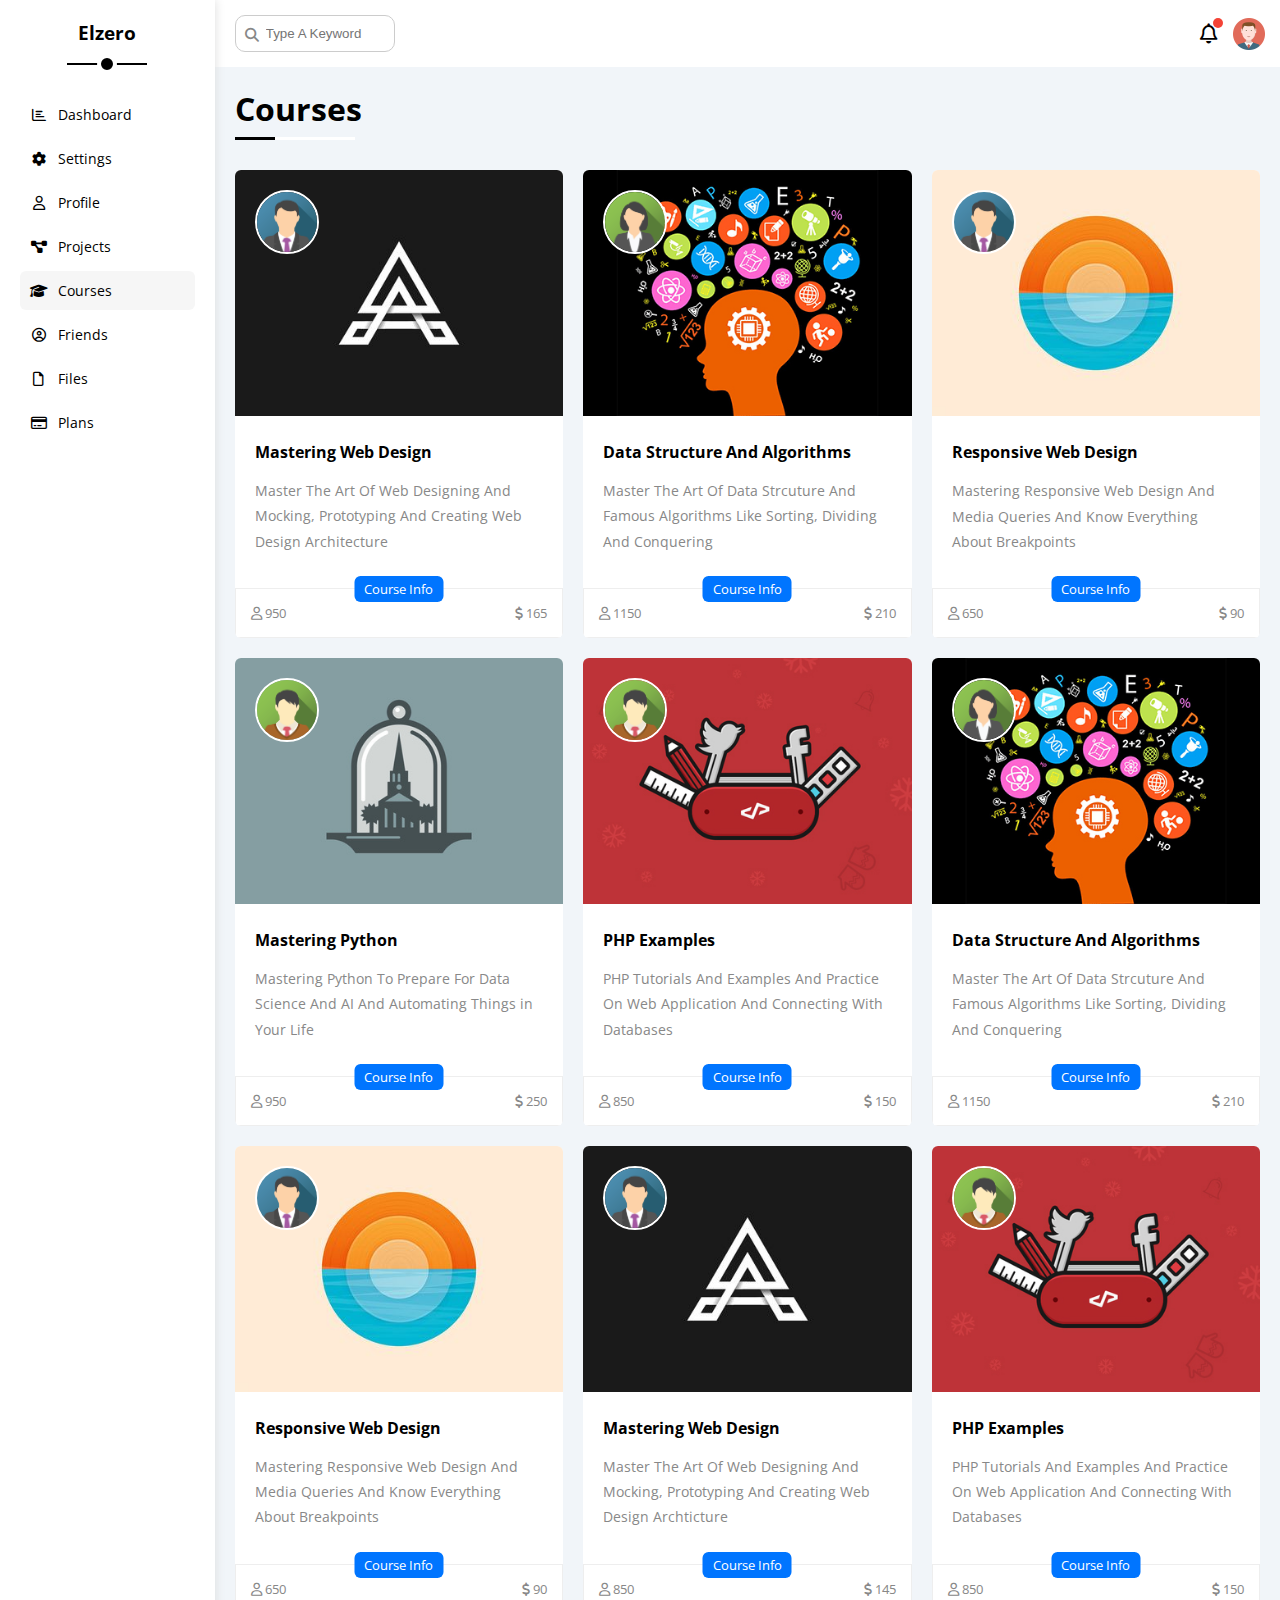
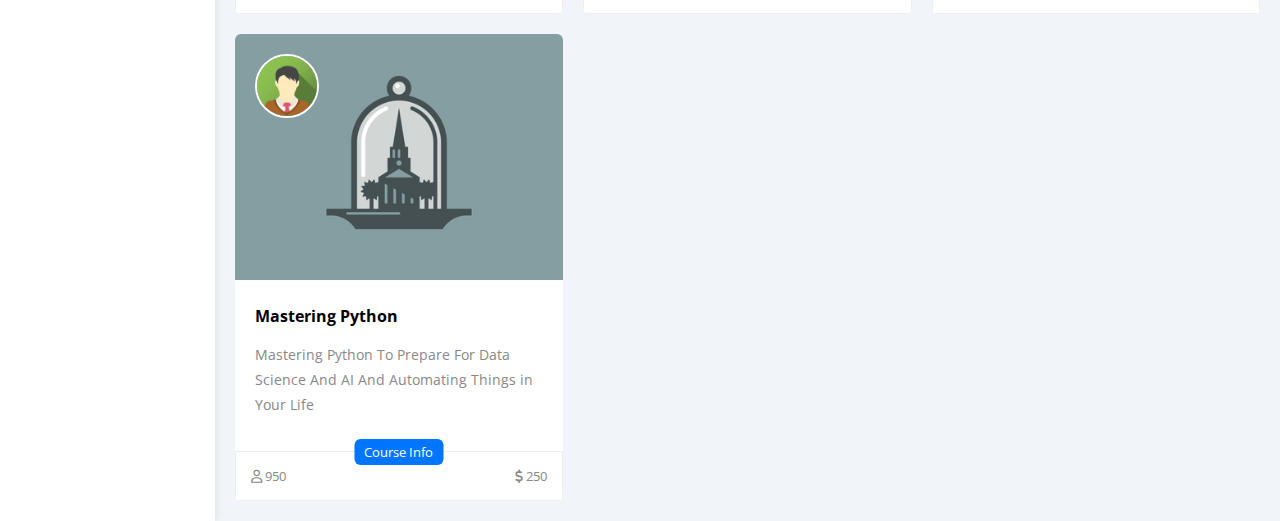
<file: courses.html>
<!DOCTYPE html>
<html lang="en">
  <head>
    <meta charset="UTF-8" />
    <meta http-equiv="X-UA-Compatible" content="IE=edge" />
    <meta name="viewport" content="width=device-width, initial-scale=1.0" />
    <title>Courses</title>
    <link rel="stylesheet" href="css/all.min.css" />
    <link rel="stylesheet" href="css/framework.css" />
    <link rel="stylesheet" href="css/master.css" />
    <link rel="preconnect" href="https://fonts.googleapis.com" />
    <link rel="preconnect" href="https://fonts.gstatic.com" crossorigin />
    <link
      href="https://fonts.googleapis.com/css2?family=Open+Sans:wght@300;500&#038;display=swap"
      rel="stylesheet"
    />
  </head>
  <body>
    <div class="page d-flex">
      <div class="sidebar bg-white p-20 p-relative">
        <h3 class="p-relative txt-c mt-0">Elzero</h3>
        <ul>
          <li>
            <a
              class="d-flex align-center fs-14 c-black rad-6 p-10"
              href="index.html"
            >
              <i class="fa-regular fa-chart-bar fa-fw"></i>
              <span>Dashboard</span>
            </a>
          </li>
          <li>
            <a
              class="d-flex align-center fs-14 c-black rad-6 p-10"
              href="settings.html"
            >
              <i class="fa-solid fa-gear fa-fw"></i>
              <span>Settings</span>
            </a>
          </li>
          <li>
            <a
              class="d-flex align-center fs-14 c-black rad-6 p-10"
              href="profile.html"
            >
              <i class="fa-regular fa-user fa-fw"></i>
              <span>Profile</span>
            </a>
          </li>
          <li>
            <a
              class="d-flex align-center fs-14 c-black rad-6 p-10"
              href="projects.html"
            >
              <i class="fa-solid fa-diagram-project fa-fw"></i>
              <span>Projects</span>
            </a>
          </li>
          <li>
            <a
              class="active d-flex align-center fs-14 c-black rad-6 p-10"
              href="courses.html"
            >
              <i class="fa-solid fa-graduation-cap fa-fw"></i>
              <span>Courses</span>
            </a>
          </li>
          <li>
            <a
              class="d-flex align-center fs-14 c-black rad-6 p-10"
              href="friends.html"
            >
              <i class="fa-regular fa-circle-user fa-fw"></i>
              <span>Friends</span>
            </a>
          </li>
          <li>
            <a
              class="d-flex align-center fs-14 c-black rad-6 p-10"
              href="files.html"
            >
              <i class="fa-regular fa-file fa-fw"></i>
              <span>Files</span>
            </a>
          </li>
          <li>
            <a
              class="d-flex align-center fs-14 c-black rad-6 p-10"
              href="plans.html"
            >
              <i class="fa-regular fa-credit-card fa-fw"></i>
              <span>Plans</span>
            </a>
          </li>
        </ul>
      </div>
      <div class="content w-full">
        <!-- Start Head -->
        <div class="head bg-white p-15 between-flex">
          <div class="search p-relative">
            <input class="p-10" type="search" placeholder="Type A Keyword" />
          </div>
          <div class="icons d-flex align-center">
            <span class="notification p-relative">
              <i class="fa-regular fa-bell fa-lg"></i>
            </span>
            <img decoding="async" src="images/avatar.png" alt="" />
          </div>
        </div>
        <!-- End Head -->
        <h1 class="p-relative">Courses</h1>
        <div class="courses-page d-grid m-20 gap-20">
          <div class="course bg-white rad-6 p-relative">
            <img class="cover" src="images/course-01.jpg" alt="course" />
            <img class="instructor" src="images/team-01.png" alt="instructor" />
            <div class="p-20">
              <h4 class="m-0">Mastering Web Design</h4>
              <p class="description c-grey mt-15 fs-14">
                Master The Art Of Web Designing And Mocking, Prototyping And
                Creating Web Design Architecture
              </p>
            </div>
            <div class="info p-15 p-relative between-flex">
              <span class="title bg-blue c-white btn-shape">Course Info</span>
              <span class="c-grey">
                <i class="fa-regular fa-user"></i>
                950
              </span>
              <span class="c-grey">
                <i class="fa-solid fa-dollar-sign"></i>
                165
              </span>
            </div>
          </div>
          <div class="course bg-white rad-6 p-relative">
            <img
              decoding="async"
              class="cover"
              src="images/course-02.jpg"
              alt=""
            />
            <img
              decoding="async"
              class="instructor"
              src="images/team-02.png"
              alt=""
            />
            <div class="p-20">
              <h4 class="m-0">Data Structure And Algorithms</h4>
              <p class="description c-grey mt-15 fs-14">
                Master The Art Of Data Strcuture And Famous Algorithms Like
                Sorting, Dividing And Conquering
              </p>
            </div>
            <div class="info p-15 p-relative between-flex">
              <span class="title bg-blue c-white btn-shape">Course Info</span>
              <span class="c-grey">
                <i class="fa-regular fa-user"></i> 1150</span
              >
              <span class="c-grey"
                ><i class="fa-solid fa-dollar-sign"></i> 210</span
              >
            </div>
          </div>
          <div class="course bg-white rad-6 p-relative">
            <img
              decoding="async"
              class="cover"
              src="images/course-03.jpg"
              alt=""
            />
            <img
              decoding="async"
              class="instructor"
              src="images/team-01.png"
              alt=""
            />
            <div class="p-20">
              <h4 class="m-0">Responsive Web Design</h4>
              <p class="description c-grey mt-15 fs-14">
                Mastering Responsive Web Design And Media Queries And Know
                Everything About Breakpoints
              </p>
            </div>
            <div class="info p-15 p-relative between-flex">
              <span class="title bg-blue c-white btn-shape">Course Info</span>
              <span class="c-grey">
                <i class="fa-regular fa-user"></i> 650</span
              >
              <span class="c-grey"
                ><i class="fa-solid fa-dollar-sign"></i> 90</span
              >
            </div>
          </div>
          <div class="course bg-white rad-6 p-relative">
            <img
              decoding="async"
              class="cover"
              src="images/course-04.jpg"
              alt=""
            />
            <img
              decoding="async"
              class="instructor"
              src="images/team-03.png"
              alt=""
            />
            <div class="p-20">
              <h4 class="m-0">Mastering Python</h4>
              <p class="description c-grey mt-15 fs-14">
                Mastering Python To Prepare For Data Science And AI And
                Automating Things in Your Life
              </p>
            </div>
            <div class="info p-15 p-relative between-flex">
              <span class="title bg-blue c-white btn-shape">Course Info</span>
              <span class="c-grey">
                <i class="fa-regular fa-user"></i> 950</span
              >
              <span class="c-grey"
                ><i class="fa-solid fa-dollar-sign"></i> 250</span
              >
            </div>
          </div>
          <div class="course bg-white rad-6 p-relative">
            <img
              decoding="async"
              class="cover"
              src="images/course-05.jpg"
              alt=""
            />
            <img
              decoding="async"
              class="instructor"
              src="images/team-03.png"
              alt=""
            />
            <div class="p-20">
              <h4 class="m-0">PHP Examples</h4>
              <p class="description c-grey mt-15 fs-14">
                PHP Tutorials And Examples And Practice On Web Application And
                Connecting With Databases
              </p>
            </div>
            <div class="info p-15 p-relative between-flex">
              <span class="title bg-blue c-white btn-shape">Course Info</span>
              <span class="c-grey">
                <i class="fa-regular fa-user"></i> 850</span
              >
              <span class="c-grey"
                ><i class="fa-solid fa-dollar-sign"></i> 150</span
              >
            </div>
          </div>
          <div class="course bg-white rad-6 p-relative">
            <img
              decoding="async"
              class="cover"
              src="images/course-02.jpg"
              alt=""
            />
            <img
              decoding="async"
              class="instructor"
              src="images/team-02.png"
              alt=""
            />
            <div class="p-20">
              <h4 class="m-0">Data Structure And Algorithms</h4>
              <p class="description c-grey mt-15 fs-14">
                Master The Art Of Data Strcuture And Famous Algorithms Like
                Sorting, Dividing And Conquering
              </p>
            </div>
            <div class="info p-15 p-relative between-flex">
              <span class="title bg-blue c-white btn-shape">Course Info</span>
              <span class="c-grey">
                <i class="fa-regular fa-user"></i> 1150</span
              >
              <span class="c-grey"
                ><i class="fa-solid fa-dollar-sign"></i> 210</span
              >
            </div>
          </div>
          <div class="course bg-white rad-6 p-relative">
            <img
              decoding="async"
              class="cover"
              src="images/course-03.jpg"
              alt=""
            />
            <img
              decoding="async"
              class="instructor"
              src="images/team-01.png"
              alt=""
            />
            <div class="p-20">
              <h4 class="m-0">Responsive Web Design</h4>
              <p class="description c-grey mt-15 fs-14">
                Mastering Responsive Web Design And Media Queries And Know
                Everything About Breakpoints
              </p>
            </div>
            <div class="info p-15 p-relative between-flex">
              <span class="title bg-blue c-white btn-shape">Course Info</span>
              <span class="c-grey">
                <i class="fa-regular fa-user"></i> 650</span
              >
              <span class="c-grey"
                ><i class="fa-solid fa-dollar-sign"></i> 90</span
              >
            </div>
          </div>
          <div class="course bg-white rad-6 p-relative">
            <img
              decoding="async"
              class="cover"
              src="images/course-01.jpg"
              alt=""
            />
            <img
              decoding="async"
              class="instructor"
              src="images/team-01.png"
              alt=""
            />
            <div class="p-20">
              <h4 class="m-0">Mastering Web Design</h4>
              <p class="description c-grey mt-15 fs-14">
                Master The Art Of Web Designing And Mocking, Prototyping And
                Creating Web Design Archticture
              </p>
            </div>
            <div class="info p-15 p-relative between-flex">
              <span class="title bg-blue c-white btn-shape">Course Info</span>
              <span class="c-grey">
                <i class="fa-regular fa-user"></i> 850</span
              >
              <span class="c-grey"
                ><i class="fa-solid fa-dollar-sign"></i> 145</span
              >
            </div>
          </div>
          <div class="course bg-white rad-6 p-relative">
            <img
              decoding="async"
              class="cover"
              src="images/course-05.jpg"
              alt=""
            />
            <img
              decoding="async"
              class="instructor"
              src="images/team-03.png"
              alt=""
            />
            <div class="p-20">
              <h4 class="m-0">PHP Examples</h4>
              <p class="description c-grey mt-15 fs-14">
                PHP Tutorials And Examples And Practice On Web Application And
                Connecting With Databases
              </p>
            </div>
            <div class="info p-15 p-relative between-flex">
              <span class="title bg-blue c-white btn-shape">Course Info</span>
              <span class="c-grey">
                <i class="fa-regular fa-user"></i> 850</span
              >
              <span class="c-grey"
                ><i class="fa-solid fa-dollar-sign"></i> 150</span
              >
            </div>
          </div>
          <div class="course bg-white rad-6 p-relative">
            <img
              decoding="async"
              class="cover"
              src="images/course-04.jpg"
              alt=""
            />
            <img
              decoding="async"
              class="instructor"
              src="images/team-03.png"
              alt=""
            />
            <div class="p-20">
              <h4 class="m-0">Mastering Python</h4>
              <p class="description c-grey mt-15 fs-14">
                Mastering Python To Prepare For Data Science And AI And
                Automating Things in Your Life
              </p>
            </div>
            <div class="info p-15 p-relative between-flex">
              <span class="title bg-blue c-white btn-shape">Course Info</span>
              <span class="c-grey">
                <i class="fa-regular fa-user"></i> 950</span
              >
              <span class="c-grey"
                ><i class="fa-solid fa-dollar-sign"></i> 250</span
              >
            </div>
          </div>
        </div>
      </div>
    </div>
  </body>
</html>
</file>
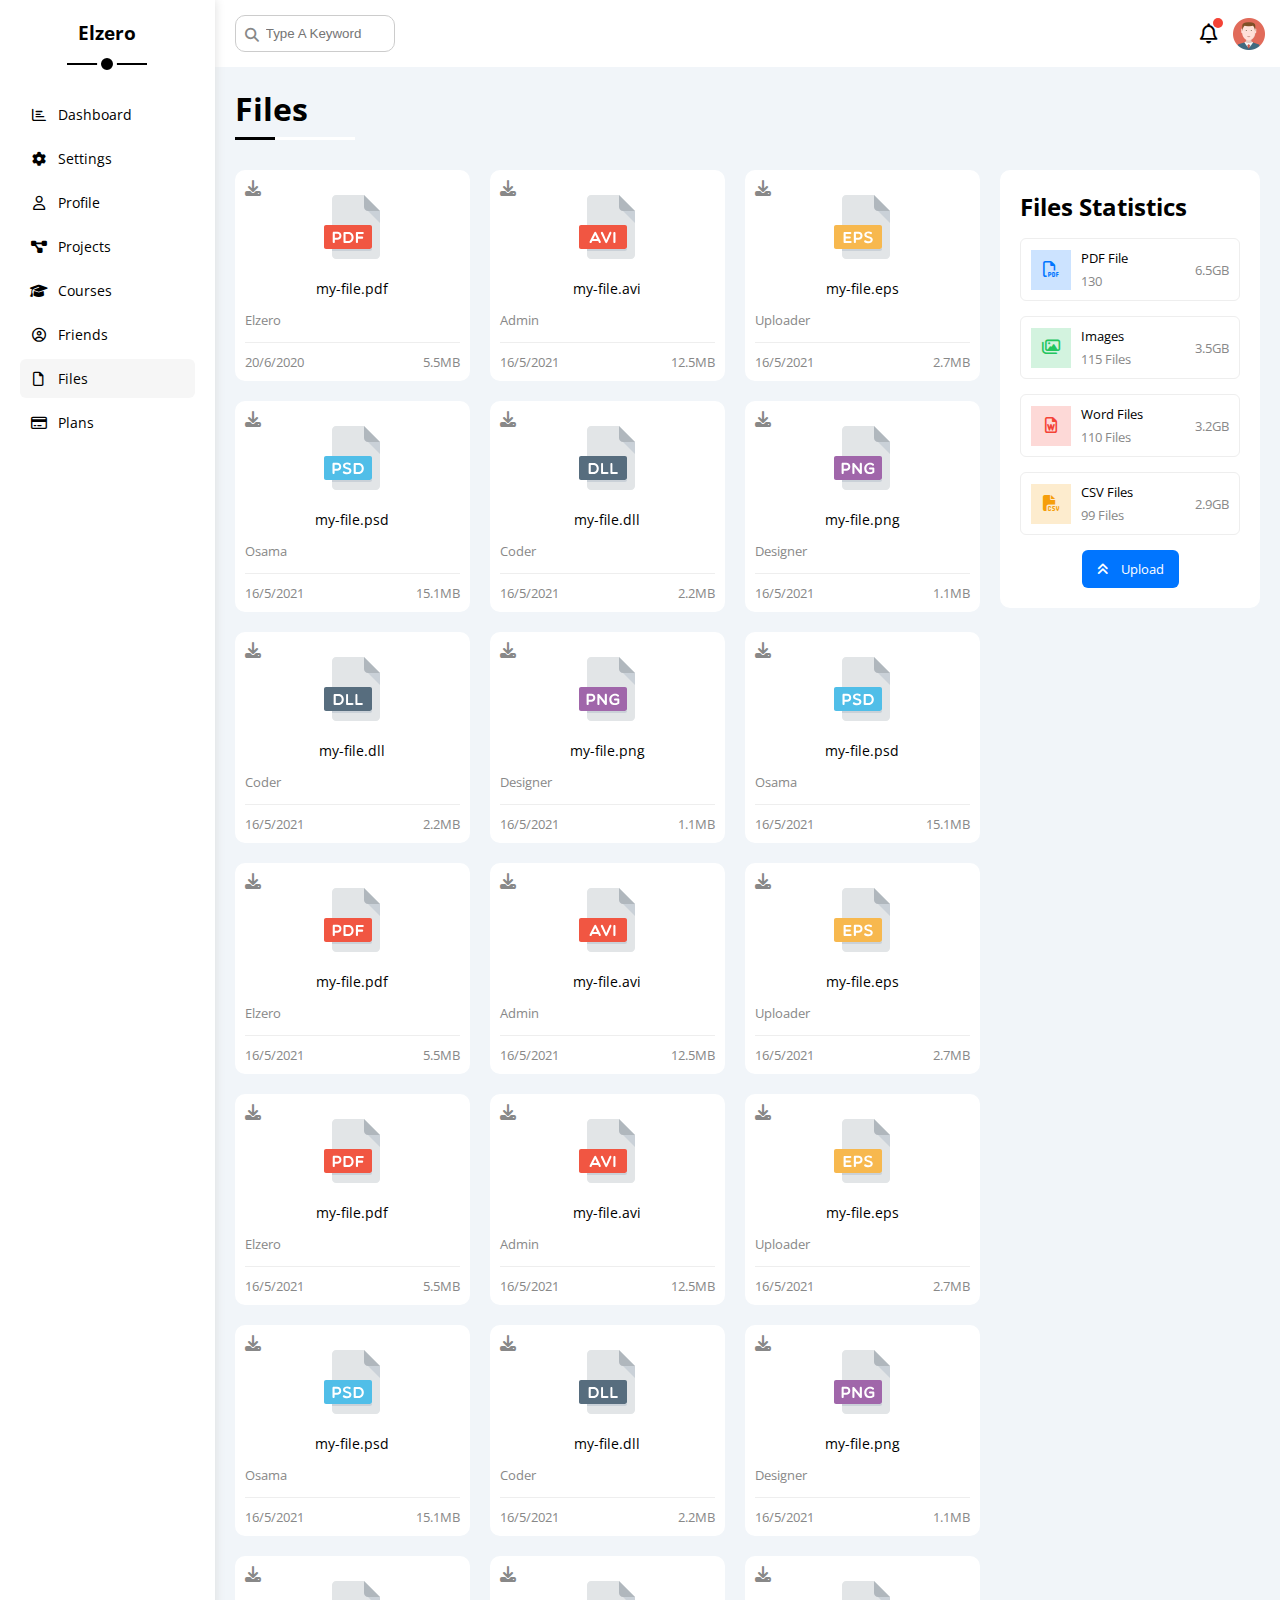
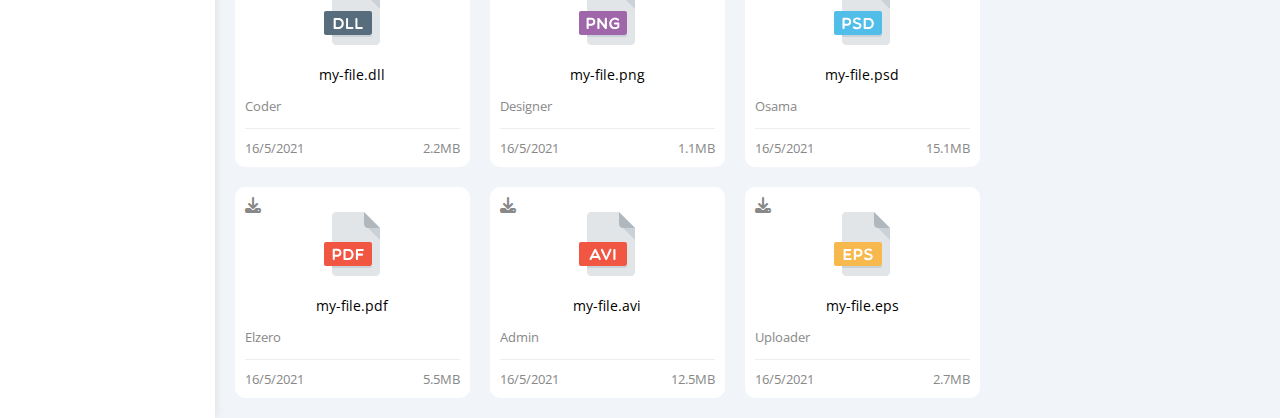
<file: files.html>
<!DOCTYPE html>
<html lang="en">
  <head>
    <meta charset="UTF-8" />
    <meta http-equiv="X-UA-Compatible" content="IE=edge" />
    <meta name="viewport" content="width=device-width, initial-scale=1.0" />
    <title>Files</title>
    <link rel="stylesheet" href="css/all.min.css" />
    <link rel="stylesheet" href="css/framework.css" />
    <link rel="stylesheet" href="css/master.css" />
    <link rel="preconnect" href="https://fonts.googleapis.com" />
    <link rel="preconnect" href="https://fonts.gstatic.com" crossorigin />
    <link
      href="https://fonts.googleapis.com/css2?family=Open+Sans:wght@300;500&#038;display=swap"
      rel="stylesheet"
    />
  </head>
  <body>
    <div class="page d-flex">
      <div class="sidebar bg-white p-20 p-relative">
        <h3 class="p-relative txt-c mt-0">Elzero</h3>
        <ul>
          <li>
            <a
              class="d-flex align-center fs-14 c-black rad-6 p-10"
              href="index.html"
            >
              <i class="fa-regular fa-chart-bar fa-fw"></i>
              <span>Dashboard</span>
            </a>
          </li>
          <li>
            <a
              class="d-flex align-center fs-14 c-black rad-6 p-10"
              href="settings.html"
            >
              <i class="fa-solid fa-gear fa-fw"></i>
              <span>Settings</span>
            </a>
          </li>
          <li>
            <a
              class="d-flex align-center fs-14 c-black rad-6 p-10"
              href="profile.html"
            >
              <i class="fa-regular fa-user fa-fw"></i>
              <span>Profile</span>
            </a>
          </li>
          <li>
            <a
              class="d-flex align-center fs-14 c-black rad-6 p-10"
              href="projects.html"
            >
              <i class="fa-solid fa-diagram-project fa-fw"></i>
              <span>Projects</span>
            </a>
          </li>
          <li>
            <a
              class="d-flex align-center fs-14 c-black rad-6 p-10"
              href="courses.html"
            >
              <i class="fa-solid fa-graduation-cap fa-fw"></i>
              <span>Courses</span>
            </a>
          </li>
          <li>
            <a
              class="d-flex align-center fs-14 c-black rad-6 p-10"
              href="friends.html"
            >
              <i class="fa-regular fa-circle-user fa-fw"></i>
              <span>Friends</span>
            </a>
          </li>
          <li>
            <a
              class="active d-flex align-center fs-14 c-black rad-6 p-10"
              href="files.html"
            >
              <i class="fa-regular fa-file fa-fw"></i>
              <span>Files</span>
            </a>
          </li>
          <li>
            <a
              class="d-flex align-center fs-14 c-black rad-6 p-10"
              href="plans.html"
            >
              <i class="fa-regular fa-credit-card fa-fw"></i>
              <span>Plans</span>
            </a>
          </li>
        </ul>
      </div>
      <div class="content w-full">
        <!-- Start Head -->
        <div class="head bg-white p-15 between-flex">
          <div class="search p-relative">
            <input class="p-10" type="search" placeholder="Type A Keyword" />
          </div>
          <div class="icons d-flex align-center">
            <span class="notification p-relative">
              <i class="fa-regular fa-bell fa-lg"></i>
            </span>
            <img decoding="async" src="images/avatar.png" alt="" />
          </div>
        </div>
        <!-- End Head -->
        <h1 class="p-relative">Files</h1>
        <div class="files-page d-flex m-20 gap-20">
          <div class="files-stats p-20 bg-white rad-10">
            <h2 class="mt-0 mb-15 txt-c-mobile">Files Statistics</h2>
            <div class="d-flex align-center b-eee p-10 rad-6 mb-15 fs-13">
              <i
                class="icon blue fa-regular fa-file-pdf fa-lg center-flex c-blue"
              ></i>
              <div class="info">
                <span>PDF File</span>
                <span class="c-grey d-block mt-5">130</span>
              </div>
              <div class="size c-grey">6.5GB</div>
            </div>
            <div class="d-flex align-center b-eee p-10 rad-6 mb-15 fs-13">
              <i
                class="icon green fa-regular fa-images fa-lg center-flex c-green"
              ></i>
              <div class="info">
                <span>Images</span>
                <span class="c-grey d-block mt-5">115 Files</span>
              </div>
              <div class="size c-grey">3.5GB</div>
            </div>
            <div class="d-flex align-center b-eee p-10 rad-6 mb-15 fs-13">
              <i
                class="icon red fa-regular fa-file-word fa-lg center-flex c-red"
              ></i>
              <div class="info">
                <span>Word Files</span>
                <span class="c-grey d-block mt-5">110 Files</span>
              </div>
              <div class="size c-grey">3.2GB</div>
            </div>
            <div class="d-flex align-center b-eee p-10 rad-6 fs-13">
              <i
                class="icon orange fa-solid fa-file-csv fa-lg center-flex c-orange"
              ></i>
              <div class="info">
                <span>CSV Files</span>
                <span class="c-grey d-block mt-5">99 Files</span>
              </div>
              <div class="size c-grey">2.9GB</div>
            </div>
            <a
              class="upload bg-blue c-white fs-13 rad-6 d-block w-fit"
              href="#"
            >
              <i class="fa-solid fa-angles-up mr-10"></i>
              Upload
            </a>
          </div>
          <div class="files-content d-grid gap-20">
            <div class="file bg-white p-10 rad-10">
              <i class="fa-solid fa-download c-grey p-absolute"></i>
              <div class="icon txt-c">
                <img class="mt-15 mb-15" src="images/pdf.svg" alt="pdf-file" />
              </div>
              <div class="txt-c mb-10 fs-14">my-file.pdf</div>
              <p class="c-grey fs-13">Elzero</p>
              <div class="info between-flex mt-10 pt-10 fs-13 c-grey">
                <span>20/6/2020</span>
                <span>5.5MB</span>
              </div>
            </div>
            <div class="file bg-white p-10 rad-10">
              <i class="fa-solid fa-download c-grey p-absolute"></i>
              <div class="icon txt-c">
                <img
                  decoding="async"
                  class="mt-15 mb-15"
                  src="images/avi.svg"
                  alt=""
                />
              </div>
              <div class="txt-c mb-10 fs-14">my-file.avi</div>
              <p class="c-grey fs-13">Admin</p>
              <div class="info between-flex mt-10 pt-10 fs-13 c-grey">
                <span>16/5/2021</span>
                <span>12.5MB</span>
              </div>
            </div>
            <div class="file bg-white p-10 rad-10">
              <i class="fa-solid fa-download c-grey p-absolute"></i>
              <div class="icon txt-c">
                <img
                  decoding="async"
                  class="mt-15 mb-15"
                  src="images/eps.svg"
                  alt=""
                />
              </div>
              <div class="txt-c mb-10 fs-14">my-file.eps</div>
              <p class="c-grey fs-13">Uploader</p>
              <div class="info between-flex mt-10 pt-10 fs-13 c-grey">
                <span>16/5/2021</span>
                <span>2.7MB</span>
              </div>
            </div>
            <div class="file bg-white p-10 rad-10">
              <i class="fa-solid fa-download c-grey p-absolute"></i>
              <div class="icon txt-c">
                <img
                  decoding="async"
                  class="mt-15 mb-15"
                  src="images/psd.svg"
                  alt=""
                />
              </div>
              <div class="txt-c mb-10 fs-14">my-file.psd</div>
              <p class="c-grey fs-13">Osama</p>
              <div class="info between-flex mt-10 pt-10 fs-13 c-grey">
                <span>16/5/2021</span>
                <span>15.1MB</span>
              </div>
            </div>
            <div class="file bg-white p-10 rad-10">
              <i class="fa-solid fa-download c-grey p-absolute"></i>
              <div class="icon txt-c">
                <img
                  decoding="async"
                  class="mt-15 mb-15"
                  src="images/dll.svg"
                  alt=""
                />
              </div>
              <div class="txt-c mb-10 fs-14">my-file.dll</div>
              <p class="c-grey fs-13">Coder</p>
              <div class="info between-flex mt-10 pt-10 fs-13 c-grey">
                <span>16/5/2021</span>
                <span>2.2MB</span>
              </div>
            </div>
            <div class="file bg-white p-10 rad-10">
              <i class="fa-solid fa-download c-grey p-absolute"></i>
              <div class="icon txt-c">
                <img
                  decoding="async"
                  class="mt-15 mb-15"
                  src="images/png.svg"
                  alt=""
                />
              </div>
              <div class="txt-c mb-10 fs-14">my-file.png</div>
              <p class="c-grey fs-13">Designer</p>
              <div class="info between-flex mt-10 pt-10 fs-13 c-grey">
                <span>16/5/2021</span>
                <span>1.1MB</span>
              </div>
            </div>
            <div class="file bg-white p-10 rad-10">
              <i class="fa-solid fa-download c-grey p-absolute"></i>
              <div class="icon txt-c">
                <img
                  decoding="async"
                  class="mt-15 mb-15"
                  src="images/dll.svg"
                  alt=""
                />
              </div>
              <div class="txt-c mb-10 fs-14">my-file.dll</div>
              <p class="c-grey fs-13">Coder</p>
              <div class="info between-flex mt-10 pt-10 fs-13 c-grey">
                <span>16/5/2021</span>
                <span>2.2MB</span>
              </div>
            </div>
            <div class="file bg-white p-10 rad-10">
              <i class="fa-solid fa-download c-grey p-absolute"></i>
              <div class="icon txt-c">
                <img
                  decoding="async"
                  class="mt-15 mb-15"
                  src="images/png.svg"
                  alt=""
                />
              </div>
              <div class="txt-c mb-10 fs-14">my-file.png</div>
              <p class="c-grey fs-13">Designer</p>
              <div class="info between-flex mt-10 pt-10 fs-13 c-grey">
                <span>16/5/2021</span>
                <span>1.1MB</span>
              </div>
            </div>
            <div class="file bg-white p-10 rad-10">
              <i class="fa-solid fa-download c-grey p-absolute"></i>
              <div class="icon txt-c">
                <img
                  decoding="async"
                  class="mt-15 mb-15"
                  src="images/psd.svg"
                  alt=""
                />
              </div>
              <div class="txt-c mb-10 fs-14">my-file.psd</div>
              <p class="c-grey fs-13">Osama</p>
              <div class="info between-flex mt-10 pt-10 fs-13 c-grey">
                <span>16/5/2021</span>
                <span>15.1MB</span>
              </div>
            </div>
            <div class="file bg-white p-10 rad-10">
              <i class="fa-solid fa-download c-grey p-absolute"></i>
              <div class="icon txt-c">
                <img
                  decoding="async"
                  class="mt-15 mb-15"
                  src="images/pdf.svg"
                  alt=""
                />
              </div>
              <div class="txt-c mb-10 fs-14">my-file.pdf</div>
              <p class="c-grey fs-13">Elzero</p>
              <div class="info between-flex mt-10 pt-10 fs-13 c-grey">
                <span>16/5/2021</span>
                <span>5.5MB</span>
              </div>
            </div>
            <div class="file bg-white p-10 rad-10">
              <i class="fa-solid fa-download c-grey p-absolute"></i>
              <div class="icon txt-c">
                <img
                  decoding="async"
                  class="mt-15 mb-15"
                  src="images/avi.svg"
                  alt=""
                />
              </div>
              <div class="txt-c mb-10 fs-14">my-file.avi</div>
              <p class="c-grey fs-13">Admin</p>
              <div class="info between-flex mt-10 pt-10 fs-13 c-grey">
                <span>16/5/2021</span>
                <span>12.5MB</span>
              </div>
            </div>
            <div class="file bg-white p-10 rad-10">
              <i class="fa-solid fa-download c-grey p-absolute"></i>
              <div class="icon txt-c">
                <img
                  decoding="async"
                  class="mt-15 mb-15"
                  src="images/eps.svg"
                  alt=""
                />
              </div>
              <div class="txt-c mb-10 fs-14">my-file.eps</div>
              <p class="c-grey fs-13">Uploader</p>
              <div class="info between-flex mt-10 pt-10 fs-13 c-grey">
                <span>16/5/2021</span>
                <span>2.7MB</span>
              </div>
            </div>
            <div class="file bg-white p-10 rad-10">
              <i class="fa-solid fa-download c-grey p-absolute"></i>
              <div class="icon txt-c">
                <img
                  decoding="async"
                  class="mt-15 mb-15"
                  src="images/pdf.svg"
                  alt=""
                />
              </div>
              <div class="txt-c mb-10 fs-14">my-file.pdf</div>
              <p class="c-grey fs-13">Elzero</p>
              <div class="info between-flex mt-10 pt-10 fs-13 c-grey">
                <span>16/5/2021</span>
                <span>5.5MB</span>
              </div>
            </div>
            <div class="file bg-white p-10 rad-10">
              <i class="fa-solid fa-download c-grey p-absolute"></i>
              <div class="icon txt-c">
                <img
                  decoding="async"
                  class="mt-15 mb-15"
                  src="images/avi.svg"
                  alt=""
                />
              </div>
              <div class="txt-c mb-10 fs-14">my-file.avi</div>
              <p class="c-grey fs-13">Admin</p>
              <div class="info between-flex mt-10 pt-10 fs-13 c-grey">
                <span>16/5/2021</span>
                <span>12.5MB</span>
              </div>
            </div>
            <div class="file bg-white p-10 rad-10">
              <i class="fa-solid fa-download c-grey p-absolute"></i>
              <div class="icon txt-c">
                <img
                  decoding="async"
                  class="mt-15 mb-15"
                  src="images/eps.svg"
                  alt=""
                />
              </div>
              <div class="txt-c mb-10 fs-14">my-file.eps</div>
              <p class="c-grey fs-13">Uploader</p>
              <div class="info between-flex mt-10 pt-10 fs-13 c-grey">
                <span>16/5/2021</span>
                <span>2.7MB</span>
              </div>
            </div>
            <div class="file bg-white p-10 rad-10">
              <i class="fa-solid fa-download c-grey p-absolute"></i>
              <div class="icon txt-c">
                <img
                  decoding="async"
                  class="mt-15 mb-15"
                  src="images/psd.svg"
                  alt=""
                />
              </div>
              <div class="txt-c mb-10 fs-14">my-file.psd</div>
              <p class="c-grey fs-13">Osama</p>
              <div class="info between-flex mt-10 pt-10 fs-13 c-grey">
                <span>16/5/2021</span>
                <span>15.1MB</span>
              </div>
            </div>
            <div class="file bg-white p-10 rad-10">
              <i class="fa-solid fa-download c-grey p-absolute"></i>
              <div class="icon txt-c">
                <img
                  decoding="async"
                  class="mt-15 mb-15"
                  src="images/dll.svg"
                  alt=""
                />
              </div>
              <div class="txt-c mb-10 fs-14">my-file.dll</div>
              <p class="c-grey fs-13">Coder</p>
              <div class="info between-flex mt-10 pt-10 fs-13 c-grey">
                <span>16/5/2021</span>
                <span>2.2MB</span>
              </div>
            </div>
            <div class="file bg-white p-10 rad-10">
              <i class="fa-solid fa-download c-grey p-absolute"></i>
              <div class="icon txt-c">
                <img
                  decoding="async"
                  class="mt-15 mb-15"
                  src="images/png.svg"
                  alt=""
                />
              </div>
              <div class="txt-c mb-10 fs-14">my-file.png</div>
              <p class="c-grey fs-13">Designer</p>
              <div class="info between-flex mt-10 pt-10 fs-13 c-grey">
                <span>16/5/2021</span>
                <span>1.1MB</span>
              </div>
            </div>
            <div class="file bg-white p-10 rad-10">
              <i class="fa-solid fa-download c-grey p-absolute"></i>
              <div class="icon txt-c">
                <img
                  decoding="async"
                  class="mt-15 mb-15"
                  src="images/dll.svg"
                  alt=""
                />
              </div>
              <div class="txt-c mb-10 fs-14">my-file.dll</div>
              <p class="c-grey fs-13">Coder</p>
              <div class="info between-flex mt-10 pt-10 fs-13 c-grey">
                <span>16/5/2021</span>
                <span>2.2MB</span>
              </div>
            </div>
            <div class="file bg-white p-10 rad-10">
              <i class="fa-solid fa-download c-grey p-absolute"></i>
              <div class="icon txt-c">
                <img
                  decoding="async"
                  class="mt-15 mb-15"
                  src="images/png.svg"
                  alt=""
                />
              </div>
              <div class="txt-c mb-10 fs-14">my-file.png</div>
              <p class="c-grey fs-13">Designer</p>
              <div class="info between-flex mt-10 pt-10 fs-13 c-grey">
                <span>16/5/2021</span>
                <span>1.1MB</span>
              </div>
            </div>
            <div class="file bg-white p-10 rad-10">
              <i class="fa-solid fa-download c-grey p-absolute"></i>
              <div class="icon txt-c">
                <img
                  decoding="async"
                  class="mt-15 mb-15"
                  src="images/psd.svg"
                  alt=""
                />
              </div>
              <div class="txt-c mb-10 fs-14">my-file.psd</div>
              <p class="c-grey fs-13">Osama</p>
              <div class="info between-flex mt-10 pt-10 fs-13 c-grey">
                <span>16/5/2021</span>
                <span>15.1MB</span>
              </div>
            </div>
            <div class="file bg-white p-10 rad-10">
              <i class="fa-solid fa-download c-grey p-absolute"></i>
              <div class="icon txt-c">
                <img
                  decoding="async"
                  class="mt-15 mb-15"
                  src="images/pdf.svg"
                  alt=""
                />
              </div>
              <div class="txt-c mb-10 fs-14">my-file.pdf</div>
              <p class="c-grey fs-13">Elzero</p>
              <div class="info between-flex mt-10 pt-10 fs-13 c-grey">
                <span>16/5/2021</span>
                <span>5.5MB</span>
              </div>
            </div>
            <div class="file bg-white p-10 rad-10">
              <i class="fa-solid fa-download c-grey p-absolute"></i>
              <div class="icon txt-c">
                <img
                  decoding="async"
                  class="mt-15 mb-15"
                  src="images/avi.svg"
                  alt=""
                />
              </div>
              <div class="txt-c mb-10 fs-14">my-file.avi</div>
              <p class="c-grey fs-13">Admin</p>
              <div class="info between-flex mt-10 pt-10 fs-13 c-grey">
                <span>16/5/2021</span>
                <span>12.5MB</span>
              </div>
            </div>
            <div class="file bg-white p-10 rad-10">
              <i class="fa-solid fa-download c-grey p-absolute"></i>
              <div class="icon txt-c">
                <img
                  decoding="async"
                  class="mt-15 mb-15"
                  src="images/eps.svg"
                  alt=""
                />
              </div>
              <div class="txt-c mb-10 fs-14">my-file.eps</div>
              <p class="c-grey fs-13">Uploader</p>
              <div class="info between-flex mt-10 pt-10 fs-13 c-grey">
                <span>16/5/2021</span>
                <span>2.7MB</span>
              </div>
            </div>
          </div>
        </div>
      </div>
    </div>
  </body>
</html>
</file>
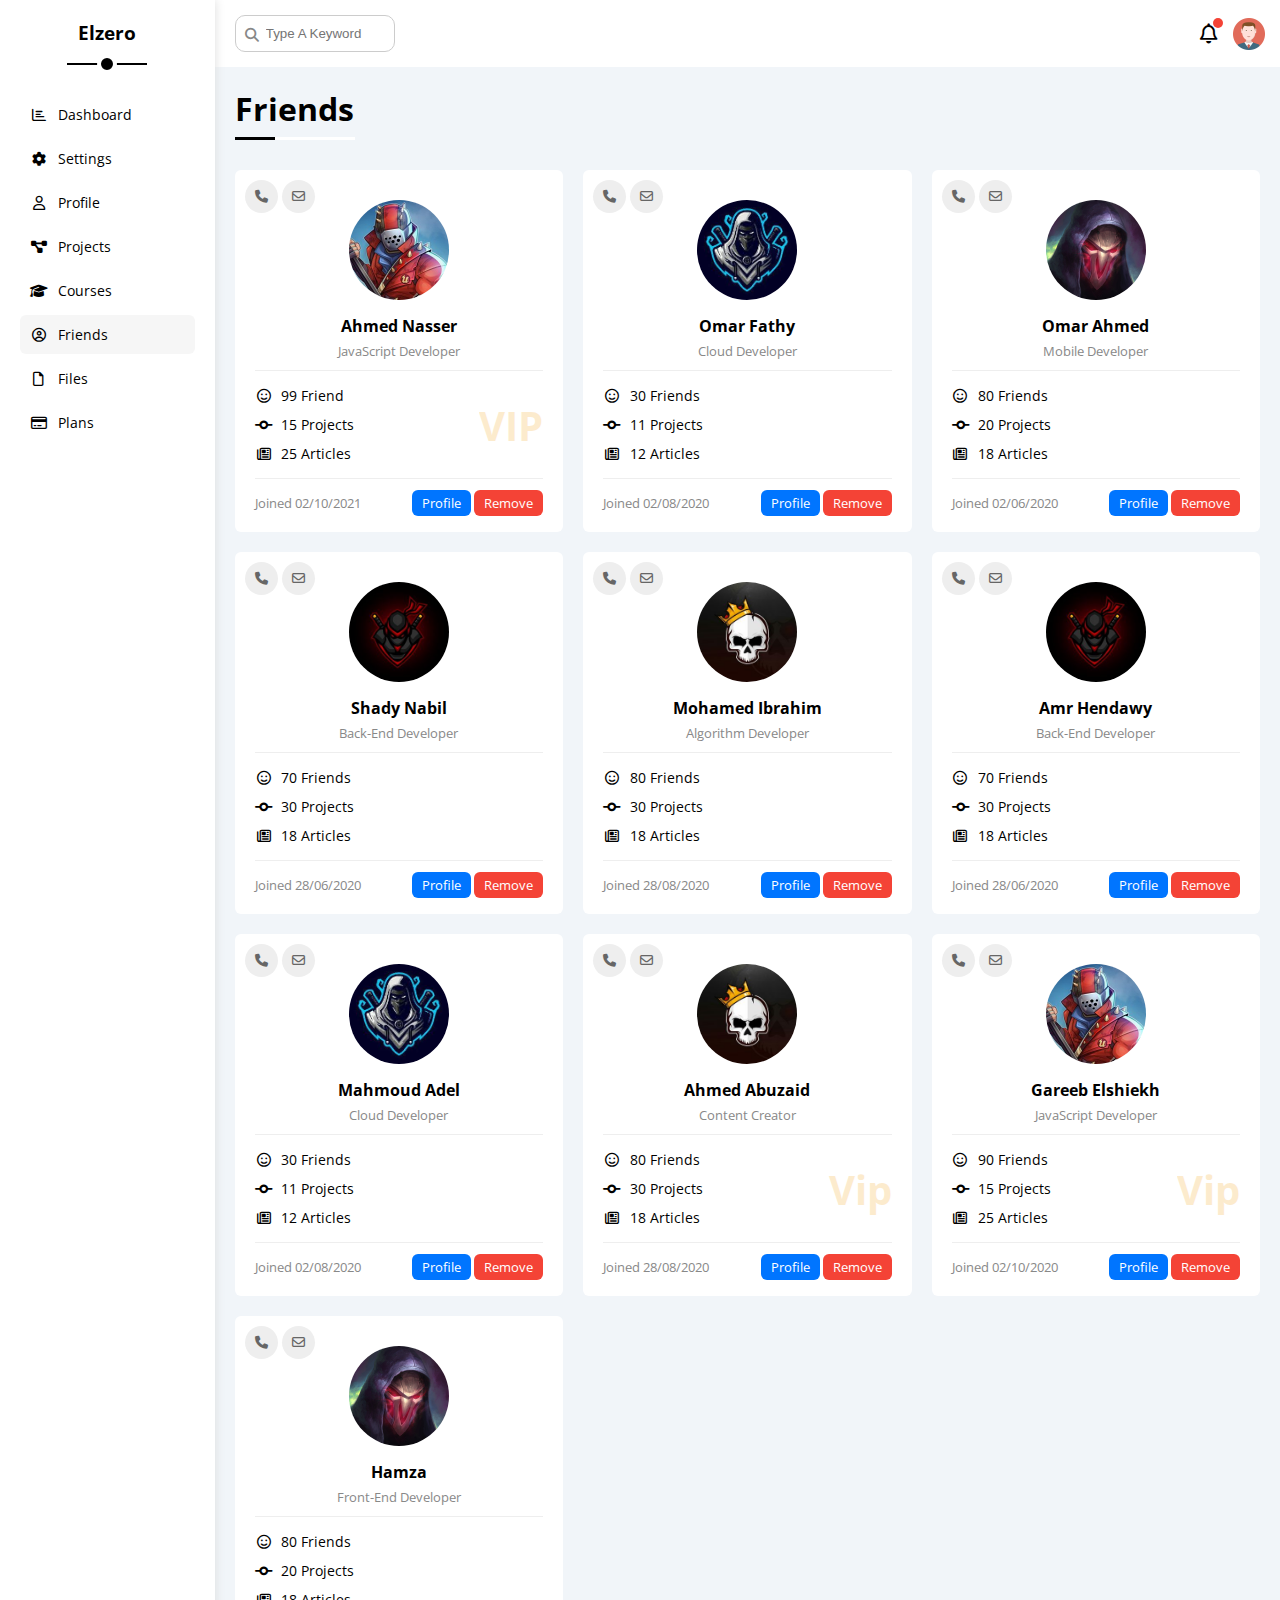
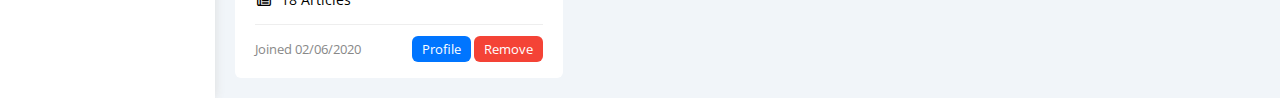
<file: friends.html>
<!DOCTYPE html>
<html lang="en">
  <head>
    <meta charset="UTF-8" />
    <meta http-equiv="X-UA-Compatible" content="IE=edge" />
    <meta name="viewport" content="width=device-width, initial-scale=1.0" />
    <title>Friends</title>
    <link rel="stylesheet" href="css/all.min.css" />
    <link rel="stylesheet" href="css/framework.css" />
    <link rel="stylesheet" href="css/master.css" />
    <link rel="preconnect" href="https://fonts.googleapis.com" />
    <link rel="preconnect" href="https://fonts.gstatic.com" crossorigin />
    <link
      href="https://fonts.googleapis.com/css2?family=Open+Sans:wght@300;500&#038;display=swap"
      rel="stylesheet"
    />
  </head>
  <body>
    <div class="page d-flex">
      <div class="sidebar bg-white p-20 p-relative">
        <h3 class="p-relative txt-c mt-0">Elzero</h3>
        <ul>
          <li>
            <a
              class="d-flex align-center fs-14 c-black rad-6 p-10"
              href="index.html"
            >
              <i class="fa-regular fa-chart-bar fa-fw"></i>
              <span>Dashboard</span>
            </a>
          </li>
          <li>
            <a
              class="d-flex align-center fs-14 c-black rad-6 p-10"
              href="settings.html"
            >
              <i class="fa-solid fa-gear fa-fw"></i>
              <span>Settings</span>
            </a>
          </li>
          <li>
            <a
              class="d-flex align-center fs-14 c-black rad-6 p-10"
              href="profile.html"
            >
              <i class="fa-regular fa-user fa-fw"></i>
              <span>Profile</span>
            </a>
          </li>
          <li>
            <a
              class="d-flex align-center fs-14 c-black rad-6 p-10"
              href="projects.html"
            >
              <i class="fa-solid fa-diagram-project fa-fw"></i>
              <span>Projects</span>
            </a>
          </li>
          <li>
            <a
              class="d-flex align-center fs-14 c-black rad-6 p-10"
              href="courses.html"
            >
              <i class="fa-solid fa-graduation-cap fa-fw"></i>
              <span>Courses</span>
            </a>
          </li>
          <li>
            <a
              class="active d-flex align-center fs-14 c-black rad-6 p-10"
              href="friends.html"
            >
              <i class="fa-regular fa-circle-user fa-fw"></i>
              <span>Friends</span>
            </a>
          </li>
          <li>
            <a
              class="d-flex align-center fs-14 c-black rad-6 p-10"
              href="files.html"
            >
              <i class="fa-regular fa-file fa-fw"></i>
              <span>Files</span>
            </a>
          </li>
          <li>
            <a
              class="d-flex align-center fs-14 c-black rad-6 p-10"
              href="plans.html"
            >
              <i class="fa-regular fa-credit-card fa-fw"></i>
              <span>Plans</span>
            </a>
          </li>
        </ul>
      </div>
      <div class="content w-full">
        <!-- Start Head -->
        <div class="head bg-white p-15 between-flex">
          <div class="search p-relative">
            <input class="p-10" type="search" placeholder="Type A Keyword" />
          </div>
          <div class="icons d-flex align-center">
            <span class="notification p-relative">
              <i class="fa-regular fa-bell fa-lg"></i>
            </span>
            <img decoding="async" src="images/avatar.png" alt="" />
          </div>
        </div>
        <!-- End Head -->
        <h1 class="p-relative">Friends</h1>
        <div class="friends-page d-grid m-20 gap-20">
          <div class="friend bg-white rad-6 p-20 p-relative">
            <div class="contact">
              <i class="fa-solid fa-phone"></i>
              <i class="fa-regular fa-envelope"></i>
            </div>
            <div class="txt-c">
              <img
                decoding="async"
                class="rad-half mt-10 mb-10 w-100 h-100"
                src="images/friend-01.jpg"
                alt=""
              />
              <h4 class="m-0">Ahmed Nasser</h4>
              <p class="c-grey fs-13 mt-5 mb-0">JavaScript Developer</p>
            </div>
            <div class="icons fs-14 p-relative">
              <div class="mb-10">
                <i class="fa-regular fa-face-smile fa-fw"></i>
                <span>99 Friend</span>
              </div>
              <div class="mb-10">
                <i class="fa-solid fa-code-commit fa-fw"></i>
                <span>15 Projects</span>
              </div>
              <div>
                <i class="fa-regular fa-newspaper fa-fw"></i>
                <span>25 Articles</span>
              </div>
              <span class="vip fw-bold c-orange">VIP</span>
            </div>
            <div class="info between-flex fs-13">
              <span class="c-grey">Joined 02/10/2021</span>
              <div>
                <a class="bg-blue c-white btn-shape" href="profile.html"
                  >Profile</a
                >
                <a class="bg-red c-white btn-shape" href="#">Remove</a>
              </div>
            </div>
          </div>
          <div class="friend bg-white rad-6 p-20 p-relative">
            <div class="contact">
              <i class="fa-solid fa-phone"></i>
              <i class="fa-regular fa-envelope"></i>
            </div>
            <div class="txt-c">
              <img
                decoding="async"
                class="rad-half mt-10 mb-10 w-100 h-100"
                src="images/friend-02.jpg"
                alt=""
              />
              <h4 class="m-0">Omar Fathy</h4>
              <p class="c-grey fs-13 mt-5 mb-0">Cloud Developer</p>
            </div>
            <div class="icons fs-14 p-relative">
              <div class="mb-10">
                <i class="fa-regular fa-face-smile fa-fw"></i>
                <span>30 Friends</span>
              </div>
              <div class="mb-10">
                <i class="fa-solid fa-code-commit fa-fw"></i>
                <span>11 Projects</span>
              </div>
              <div>
                <i class="fa-regular fa-newspaper fa-fw"></i>
                <span>12 Articles</span>
              </div>
            </div>
            <div class="info between-flex fs-13">
              <span class="c-grey">Joined 02/08/2020</span>
              <div>
                <a class="bg-blue c-white btn-shape" href="profile.html"
                  >Profile</a
                >
                <a class="bg-red c-white btn-shape" href="">Remove</a>
              </div>
            </div>
          </div>
          <div class="friend bg-white rad-6 p-20 p-relative">
            <div class="contact">
              <i class="fa-solid fa-phone"></i>
              <i class="fa-regular fa-envelope"></i>
            </div>
            <div class="txt-c">
              <img
                decoding="async"
                class="rad-half mt-10 mb-10 w-100 h-100"
                src="images/friend-03.jpg"
                alt=""
              />
              <h4 class="m-0">Omar Ahmed</h4>
              <p class="c-grey fs-13 mt-5 mb-0">Mobile Developer</p>
            </div>
            <div class="icons fs-14 p-relative">
              <div class="mb-10">
                <i class="fa-regular fa-face-smile fa-fw"></i>
                <span>80 Friends</span>
              </div>
              <div class="mb-10">
                <i class="fa-solid fa-code-commit fa-fw"></i>
                <span>20 Projects</span>
              </div>
              <div>
                <i class="fa-regular fa-newspaper fa-fw"></i>
                <span>18 Articles</span>
              </div>
            </div>
            <div class="info between-flex fs-13">
              <span class="c-grey">Joined 02/06/2020</span>
              <div>
                <a class="bg-blue c-white btn-shape" href="profile.html"
                  >Profile</a
                >
                <a class="bg-red c-white btn-shape" href="">Remove</a>
              </div>
            </div>
          </div>
          <div class="friend bg-white rad-6 p-20 p-relative">
            <div class="contact">
              <i class="fa-solid fa-phone"></i>
              <i class="fa-regular fa-envelope"></i>
            </div>
            <div class="txt-c">
              <img
                decoding="async"
                class="rad-half mt-10 mb-10 w-100 h-100"
                src="images/friend-04.jpg"
                alt=""
              />
              <h4 class="m-0">Shady Nabil</h4>
              <p class="c-grey fs-13 mt-5 mb-0">Back-End Developer</p>
            </div>
            <div class="icons fs-14 p-relative">
              <div class="mb-10">
                <i class="fa-regular fa-face-smile fa-fw"></i>
                <span>70 Friends</span>
              </div>
              <div class="mb-10">
                <i class="fa-solid fa-code-commit fa-fw"></i>
                <span>30 Projects</span>
              </div>
              <div>
                <i class="fa-regular fa-newspaper fa-fw"></i>
                <span>18 Articles</span>
              </div>
            </div>
            <div class="info between-flex fs-13">
              <span class="c-grey">Joined 28/06/2020</span>
              <div>
                <a class="bg-blue c-white btn-shape" href="profile.html"
                  >Profile</a
                >
                <a class="bg-red c-white btn-shape" href="">Remove</a>
              </div>
            </div>
          </div>
          <div class="friend bg-white rad-6 p-20 p-relative">
            <div class="contact">
              <i class="fa-solid fa-phone"></i>
              <i class="fa-regular fa-envelope"></i>
            </div>
            <div class="txt-c">
              <img
                decoding="async"
                class="rad-half mt-10 mb-10 w-100 h-100"
                src="images/friend-05.jpg"
                alt=""
              />
              <h4 class="m-0">Mohamed Ibrahim</h4>
              <p class="c-grey fs-13 mt-5 mb-0">Algorithm Developer</p>
            </div>
            <div class="icons fs-14 p-relative">
              <div class="mb-10">
                <i class="fa-regular fa-face-smile fa-fw"></i>
                <span>80 Friends</span>
              </div>
              <div class="mb-10">
                <i class="fa-solid fa-code-commit fa-fw"></i>
                <span>30 Projects</span>
              </div>
              <div>
                <i class="fa-regular fa-newspaper fa-fw"></i>
                <span>18 Articles</span>
              </div>
            </div>
            <div class="info between-flex fs-13">
              <span class="c-grey">Joined 28/08/2020</span>
              <div>
                <a class="bg-blue c-white btn-shape" href="profile.html"
                  >Profile</a
                >
                <a class="bg-red c-white btn-shape" href="">Remove</a>
              </div>
            </div>
          </div>
          <div class="friend bg-white rad-6 p-20 p-relative">
            <div class="contact">
              <i class="fa-solid fa-phone"></i>
              <i class="fa-regular fa-envelope"></i>
            </div>
            <div class="txt-c">
              <img
                decoding="async"
                class="rad-half mt-10 mb-10 w-100 h-100"
                src="images/friend-04.jpg"
                alt=""
              />
              <h4 class="m-0">Amr Hendawy</h4>
              <p class="c-grey fs-13 mt-5 mb-0">Back-End Developer</p>
            </div>
            <div class="icons fs-14 p-relative">
              <div class="mb-10">
                <i class="fa-regular fa-face-smile fa-fw"></i>
                <span>70 Friends</span>
              </div>
              <div class="mb-10">
                <i class="fa-solid fa-code-commit fa-fw"></i>
                <span>30 Projects</span>
              </div>
              <div>
                <i class="fa-regular fa-newspaper fa-fw"></i>
                <span>18 Articles</span>
              </div>
            </div>
            <div class="info between-flex fs-13">
              <span class="c-grey">Joined 28/06/2020</span>
              <div>
                <a class="bg-blue c-white btn-shape" href="profile.html"
                  >Profile</a
                >
                <a class="bg-red c-white btn-shape" href="">Remove</a>
              </div>
            </div>
          </div>
          <div class="friend bg-white rad-6 p-20 p-relative">
            <div class="contact">
              <i class="fa-solid fa-phone"></i>
              <i class="fa-regular fa-envelope"></i>
            </div>
            <div class="txt-c">
              <img
                decoding="async"
                class="rad-half mt-10 mb-10 w-100 h-100"
                src="images/friend-02.jpg"
                alt=""
              />
              <h4 class="m-0">Mahmoud Adel</h4>
              <p class="c-grey fs-13 mt-5 mb-0">Cloud Developer</p>
            </div>
            <div class="icons fs-14 p-relative">
              <div class="mb-10">
                <i class="fa-regular fa-face-smile fa-fw"></i>
                <span>30 Friends</span>
              </div>
              <div class="mb-10">
                <i class="fa-solid fa-code-commit fa-fw"></i>
                <span>11 Projects</span>
              </div>
              <div>
                <i class="fa-regular fa-newspaper fa-fw"></i>
                <span>12 Articles</span>
              </div>
            </div>
            <div class="info between-flex fs-13">
              <span class="c-grey">Joined 02/08/2020</span>
              <div>
                <a class="bg-blue c-white btn-shape" href="profile.html"
                  >Profile</a
                >
                <a class="bg-red c-white btn-shape" href="">Remove</a>
              </div>
            </div>
          </div>
          <div class="friend bg-white rad-6 p-20 p-relative">
            <div class="contact">
              <i class="fa-solid fa-phone"></i>
              <i class="fa-regular fa-envelope"></i>
            </div>
            <div class="txt-c">
              <img
                decoding="async"
                class="rad-half mt-10 mb-10 w-100 h-100"
                src="images/friend-05.jpg"
                alt=""
              />
              <h4 class="m-0">Ahmed Abuzaid</h4>
              <p class="c-grey fs-13 mt-5 mb-0">Content Creator</p>
            </div>
            <div class="icons fs-14 p-relative">
              <div class="mb-10">
                <i class="fa-regular fa-face-smile fa-fw"></i>
                <span>80 Friends</span>
              </div>
              <div class="mb-10">
                <i class="fa-solid fa-code-commit fa-fw"></i>
                <span>30 Projects</span>
              </div>
              <div>
                <i class="fa-regular fa-newspaper fa-fw"></i>
                <span>18 Articles</span>
              </div>
              <span class="vip fw-bold c-orange">Vip</span>
            </div>
            <div class="info between-flex fs-13">
              <span class="c-grey">Joined 28/08/2020</span>
              <div>
                <a class="bg-blue c-white btn-shape" href="profile.html"
                  >Profile</a
                >
                <a class="bg-red c-white btn-shape" href="">Remove</a>
              </div>
            </div>
          </div>
          <div class="friend bg-white rad-6 p-20 p-relative">
            <div class="contact">
              <i class="fa-solid fa-phone"></i>
              <i class="fa-regular fa-envelope"></i>
            </div>
            <div class="txt-c">
              <img
                decoding="async"
                class="rad-half mt-10 mb-10 w-100 h-100"
                src="images/friend-01.jpg"
                alt=""
              />
              <h4 class="m-0">Gareeb Elshiekh</h4>
              <p class="c-grey fs-13 mt-5 mb-0">JavaScript Developer</p>
            </div>
            <div class="icons fs-14 p-relative">
              <div class="mb-10">
                <i class="fa-regular fa-face-smile fa-fw"></i>
                <span>90 Friends</span>
              </div>
              <div class="mb-10">
                <i class="fa-solid fa-code-commit fa-fw"></i>
                <span>15 Projects</span>
              </div>
              <div>
                <i class="fa-regular fa-newspaper fa-fw"></i>
                <span>25 Articles</span>
              </div>
              <span class="vip fw-bold c-orange">Vip</span>
            </div>
            <div class="info between-flex fs-13">
              <span class="c-grey">Joined 02/10/2020</span>
              <div>
                <a class="bg-blue c-white btn-shape" href="profile.html"
                  >Profile</a
                >
                <a class="bg-red c-white btn-shape" href="">Remove</a>
              </div>
            </div>
          </div>
          <div class="friend bg-white rad-6 p-20 p-relative">
            <div class="contact">
              <i class="fa-solid fa-phone"></i>
              <i class="fa-regular fa-envelope"></i>
            </div>
            <div class="txt-c">
              <img
                decoding="async"
                class="rad-half mt-10 mb-10 w-100 h-100"
                src="images/friend-03.jpg"
                alt=""
              />
              <h4 class="m-0">Hamza</h4>
              <p class="c-grey fs-13 mt-5 mb-0">Front-End Developer</p>
            </div>
            <div class="icons fs-14 p-relative">
              <div class="mb-10">
                <i class="fa-regular fa-face-smile fa-fw"></i>
                <span>80 Friends</span>
              </div>
              <div class="mb-10">
                <i class="fa-solid fa-code-commit fa-fw"></i>
                <span>20 Projects</span>
              </div>
              <div>
                <i class="fa-regular fa-newspaper fa-fw"></i>
                <span>18 Articles</span>
              </div>
            </div>
            <div class="info between-flex fs-13">
              <span class="c-grey">Joined 02/06/2020</span>
              <div>
                <a class="bg-blue c-white btn-shape" href="profile.html"
                  >Profile</a
                >
                <a class="bg-red c-white btn-shape" href="">Remove</a>
              </div>
            </div>
          </div>
        </div>
      </div>
    </div>
  </body>
</html>
</file>
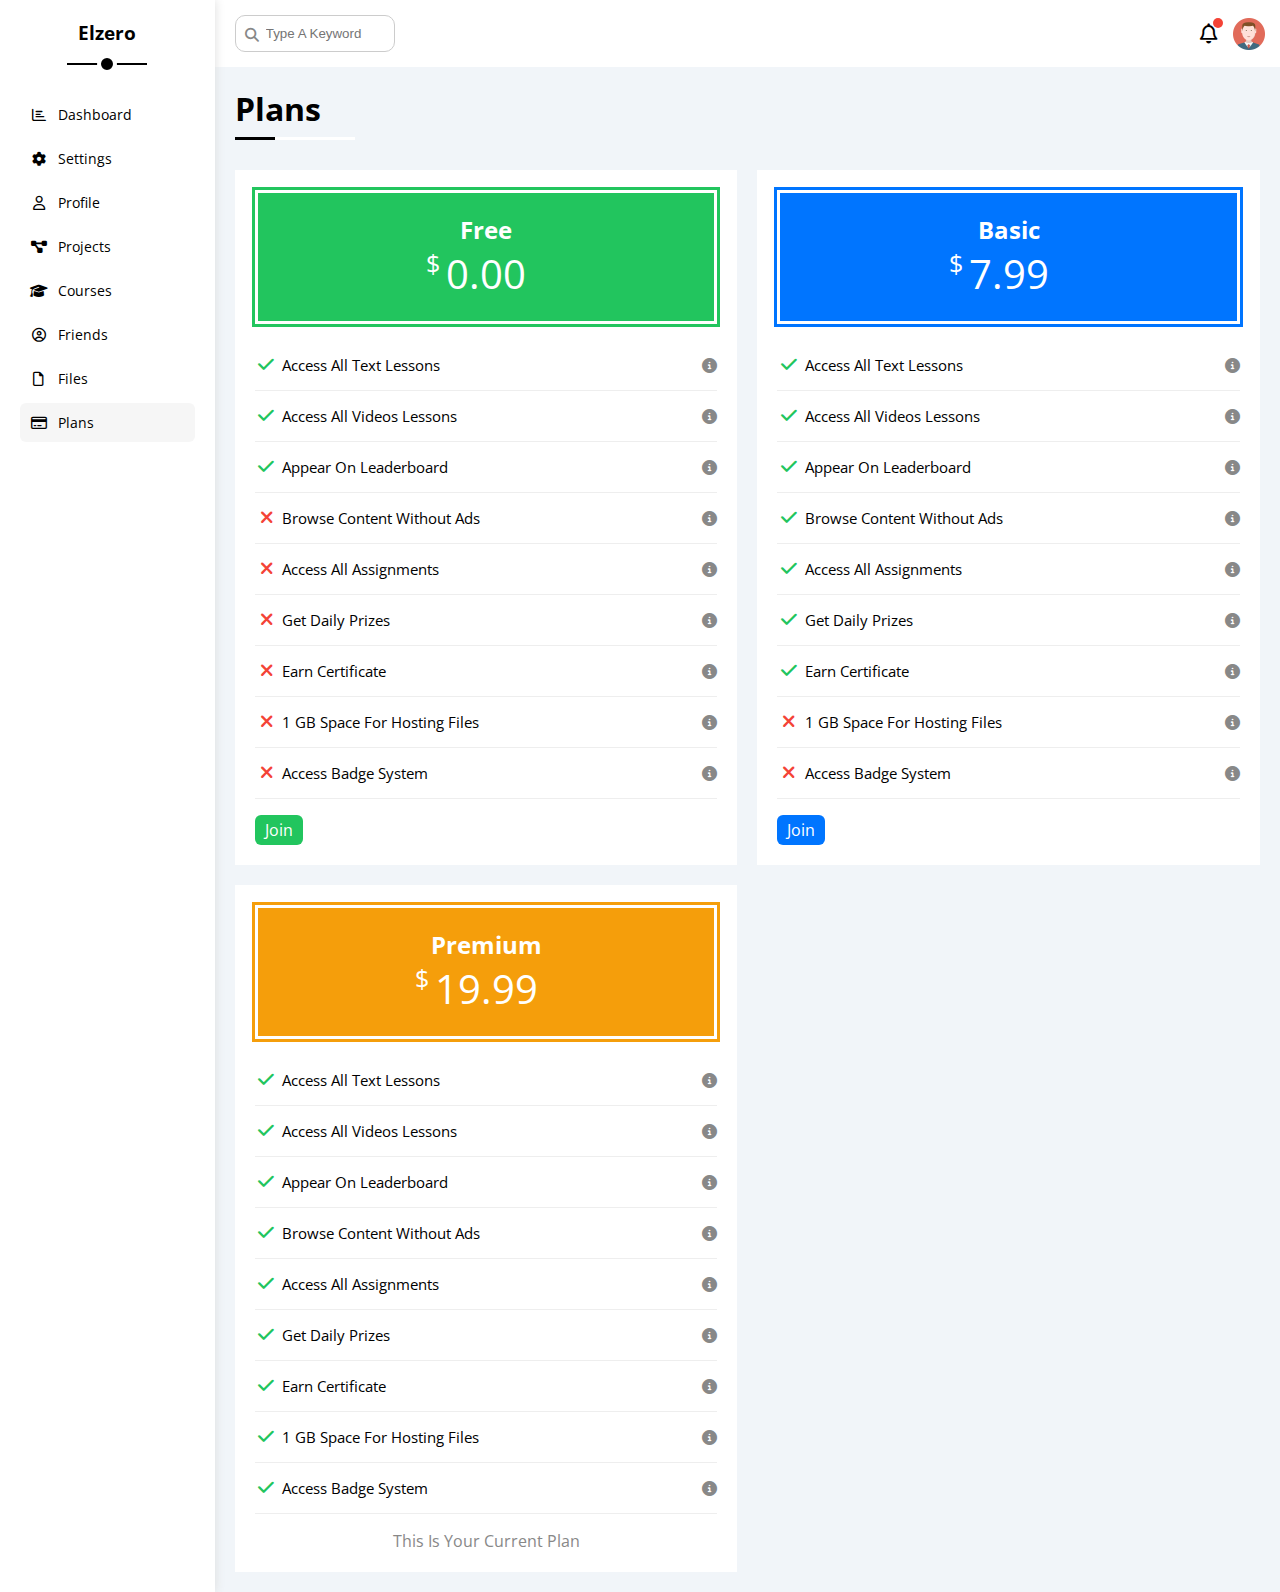
<file: plans.html>
<!DOCTYPE html>
<html lang="en">
  <head>
    <meta charset="UTF-8" />
    <meta http-equiv="X-UA-Compatible" content="IE=edge" />
    <meta name="viewport" content="width=device-width, initial-scale=1.0" />
    <title>Plans</title>
    <link rel="stylesheet" href="css/all.min.css" />
    <link rel="stylesheet" href="css/framework.css" />
    <link rel="stylesheet" href="css/master.css" />
    <link rel="preconnect" href="https://fonts.googleapis.com" />
    <link rel="preconnect" href="https://fonts.gstatic.com" crossorigin />
    <link
      href="https://fonts.googleapis.com/css2?family=Open+Sans:wght@300;500&#038;display=swap"
      rel="stylesheet"
    />
  </head>
  <body>
    <div class="page d-flex">
      <div class="sidebar bg-white p-20 p-relative">
        <h3 class="p-relative txt-c mt-0">Elzero</h3>
        <ul>
          <li>
            <a
              class="d-flex align-center fs-14 c-black rad-6 p-10"
              href="index.html"
            >
              <i class="fa-regular fa-chart-bar fa-fw"></i>
              <span>Dashboard</span>
            </a>
          </li>
          <li>
            <a
              class="d-flex align-center fs-14 c-black rad-6 p-10"
              href="settings.html"
            >
              <i class="fa-solid fa-gear fa-fw"></i>
              <span>Settings</span>
            </a>
          </li>
          <li>
            <a
              class="d-flex align-center fs-14 c-black rad-6 p-10"
              href="profile.html"
            >
              <i class="fa-regular fa-user fa-fw"></i>
              <span>Profile</span>
            </a>
          </li>
          <li>
            <a
              class="d-flex align-center fs-14 c-black rad-6 p-10"
              href="projects.html"
            >
              <i class="fa-solid fa-diagram-project fa-fw"></i>
              <span>Projects</span>
            </a>
          </li>
          <li>
            <a
              class="d-flex align-center fs-14 c-black rad-6 p-10"
              href="courses.html"
            >
              <i class="fa-solid fa-graduation-cap fa-fw"></i>
              <span>Courses</span>
            </a>
          </li>
          <li>
            <a
              class="d-flex align-center fs-14 c-black rad-6 p-10"
              href="friends.html"
            >
              <i class="fa-regular fa-circle-user fa-fw"></i>
              <span>Friends</span>
            </a>
          </li>
          <li>
            <a
              class="d-flex align-center fs-14 c-black rad-6 p-10"
              href="files.html"
            >
              <i class="fa-regular fa-file fa-fw"></i>
              <span>Files</span>
            </a>
          </li>
          <li>
            <a
              class="active d-flex align-center fs-14 c-black rad-6 p-10"
              href="plans.html"
            >
              <i class="fa-regular fa-credit-card fa-fw"></i>
              <span>Plans</span>
            </a>
          </li>
        </ul>
      </div>
      <div class="content w-full">
        <!-- Start Head -->
        <div class="head bg-white p-15 between-flex">
          <div class="search p-relative">
            <input class="p-10" type="search" placeholder="Type A Keyword" />
          </div>
          <div class="icons d-flex align-center">
            <span class="notification p-relative">
              <i class="fa-regular fa-bell fa-lg"></i>
            </span>
            <img decoding="async" src="images/avatar.png" alt="" />
          </div>
        </div>
        <!-- End Head -->
        <h1 class="p-relative">Plans</h1>
        <div class="plans-page d-grid m-20 gap-20">
          <!-- Start Plan -->
          <div class="plan green bg-white p-20">
            <div class="top bg-green txt-c p-20">
              <h2 class="m-0 c-white">Free</h2>
              <div class="price c-white"><span>$</span>0.00</div>
            </div>
            <ul>
              <li>
                <i class="fa-solid fa-check fa-fw yes"></i>
                <span>Access All Text Lessons</span>
                <i class="fa-solid fa-circle-info help"></i>
              </li>
              <li>
                <i class="fa-solid fa-check fa-fw yes"></i>
                <span>Access All Videos Lessons</span>
                <i class="fa-solid fa-circle-info help"></i>
              </li>
              <li>
                <i class="fa-solid fa-check fa-fw yes"></i>
                <span>Appear On Leaderboard</span>
                <i class="fa-solid fa-circle-info help"></i>
              </li>
              <li>
                <i class="fa-solid fa-xmark fa-fw"></i>
                <span>Browse Content Without Ads</span>
                <i class="fa-solid fa-circle-info help"></i>
              </li>
              <li>
                <i class="fa-solid fa-xmark fa-fw"></i>
                <span>Access All Assignments</span>
                <i class="fa-solid fa-circle-info help"></i>
              </li>
              <li>
                <i class="fa-solid fa-xmark fa-fw"></i>
                <span>Get Daily Prizes</span>
                <i class="fa-solid fa-circle-info help"></i>
              </li>
              <li>
                <i class="fa-solid fa-xmark fa-fw"></i>
                <span>Earn Certificate</span>
                <i class="fa-solid fa-circle-info help"></i>
              </li>
              <li>
                <i class="fa-solid fa-xmark fa-fw"></i>
                <span>1 GB Space For Hosting Files</span>
                <i class="fa-solid fa-circle-info help"></i>
              </li>
              <li>
                <i class="fa-solid fa-xmark fa-fw"></i>
                <span>Access Badge System</span>
                <i class="fa-solid fa-circle-info help"></i>
              </li>
            </ul>
            <a class="btn-shape bg-green c-white d-block w-fit" href="#"
              >Join</a
            >
          </div>
          <!-- End Plan -->
          <!-- Start Plan -->
          <div class="plan blue bg-white p-20">
            <div class="top bg-blue txt-c p-20">
              <h2 class="m-0 c-white">Basic</h2>
              <div class="price c-white"><span>$</span>7.99</div>
            </div>
            <ul class="list-none p-0">
              <li>
                <i class="fa-solid fa-check fa-fw yes"></i>
                <span>Access All Text Lessons</span>
                <i class="fa-solid fa-circle-info help"></i>
              </li>
              <li>
                <i class="fa-solid fa-check fa-fw yes"></i>
                <span>Access All Videos Lessons</span>
                <i class="fa-solid fa-circle-info help"></i>
              </li>
              <li>
                <i class="fa-solid fa-check fa-fw yes"></i>
                <span>Appear On Leaderboard</span>
                <i class="fa-solid fa-circle-info help"></i>
              </li>
              <li>
                <i class="fa-solid fa-check fa-fw yes"></i>
                <span>Browse Content Without Ads</span>
                <i class="fa-solid fa-circle-info help"></i>
              </li>
              <li>
                <i class="fa-solid fa-check fa-fw yes"></i>
                <span>Access All Assignments</span>
                <i class="fa-solid fa-circle-info help"></i>
              </li>
              <li>
                <i class="fa-solid fa-check fa-fw yes"></i>
                <span>Get Daily Prizes</span>
                <i class="fa-solid fa-circle-info help"></i>
              </li>
              <li>
                <i class="fa-solid fa-check fa-fw yes"></i>
                <span>Earn Certificate</span>
                <i class="fa-solid fa-circle-info help"></i>
              </li>
              <li>
                <i class="fa-solid fa-xmark fa-fw"></i>
                <span>1 GB Space For Hosting Files</span>
                <i class="fa-solid fa-circle-info help"></i>
              </li>
              <li>
                <i class="fa-solid fa-xmark fa-fw"></i>
                <span>Access Badge System</span>
                <i class="fa-solid fa-circle-info help"></i>
              </li>
            </ul>
            <a href="#" class="btn-shape bg-blue c-white d-block w-fit">Join</a>
          </div>
          <!-- End Plan -->
          <!-- Start Plan -->
          <div class="plan orange bg-white p-20">
            <div class="top bg-orange txt-c p-20">
              <h2 class="m-0 c-white">Premium</h2>
              <div class="price c-white"><span>$</span>19.99</div>
            </div>
            <ul class="list-none p-0">
              <li>
                <i class="fa-solid fa-check fa-fw yes"></i>
                <span>Access All Text Lessons</span>
                <i class="fa-solid fa-circle-info help"></i>
              </li>
              <li>
                <i class="fa-solid fa-check fa-fw yes"></i>
                <span>Access All Videos Lessons</span>
                <i class="fa-solid fa-circle-info help"></i>
              </li>
              <li>
                <i class="fa-solid fa-check fa-fw yes"></i>
                <span>Appear On Leaderboard</span>
                <i class="fa-solid fa-circle-info help"></i>
              </li>
              <li>
                <i class="fa-solid fa-check fa-fw yes"></i>
                <span>Browse Content Without Ads</span>
                <i class="fa-solid fa-circle-info help"></i>
              </li>
              <li>
                <i class="fa-solid fa-check fa-fw yes"></i>
                <span>Access All Assignments</span>
                <i class="fa-solid fa-circle-info help"></i>
              </li>
              <li>
                <i class="fa-solid fa-check fa-fw yes"></i>
                <span>Get Daily Prizes</span>
                <i class="fa-solid fa-circle-info help"></i>
              </li>
              <li>
                <i class="fa-solid fa-check fa-fw yes"></i>
                <span>Earn Certificate</span>
                <i class="fa-solid fa-circle-info help"></i>
              </li>
              <li>
                <i class="fa-solid fa-check fa-fw yes"></i>
                <span>1 GB Space For Hosting Files</span>
                <i class="fa-solid fa-circle-info help"></i>
              </li>
              <li>
                <i class="fa-solid fa-check fa-fw yes"></i>
                <span>Access Badge System</span>
                <i class="fa-solid fa-circle-info help"></i>
              </li>
            </ul>
            <p class="c-grey m-0 txt-c">This Is Your Current Plan</p>
          </div>
          <!-- End Plan -->
        </div>
      </div>
    </div>
  </body>
</html>
</file>
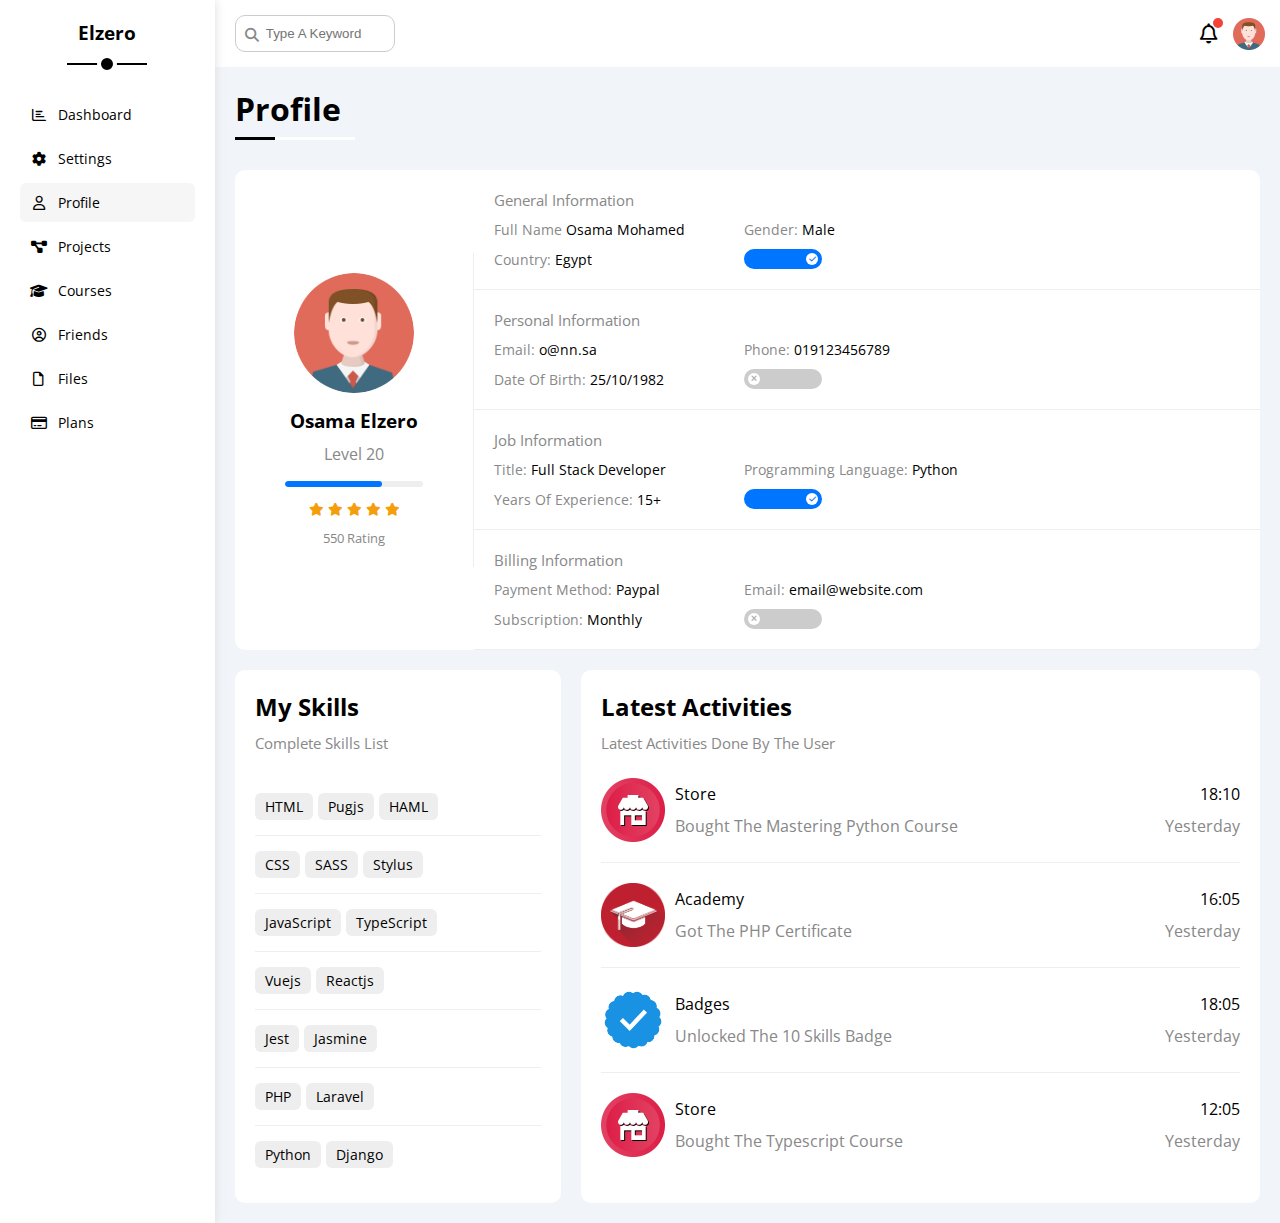
<file: profile.html>
<!DOCTYPE html>
<html lang="en">
  <head>
    <meta charset="UTF-8" />
    <meta http-equiv="X-UA-Compatible" content="IE=edge" />
    <meta name="viewport" content="width=device-width, initial-scale=1.0" />
    <title>Profile</title>
    <link rel="stylesheet" href="css/all.min.css" />
    <link rel="stylesheet" href="css/framework.css" />
    <link rel="stylesheet" href="css/master.css" />
    <link rel="preconnect" href="https://fonts.googleapis.com" />
    <link rel="preconnect" href="https://fonts.gstatic.com" crossorigin />
    <link
      href="https://fonts.googleapis.com/css2?family=Open+Sans:wght@300;500&#038;display=swap"
      rel="stylesheet"
    />
  </head>
  <body>
    <div class="page d-flex">
      <div class="sidebar bg-white p-20 p-relative">
        <h3 class="p-relative txt-c mt-0">Elzero</h3>
        <ul>
          <li>
            <a
              class="d-flex align-center fs-14 c-black rad-6 p-10"
              href="index.html"
            >
              <i class="fa-regular fa-chart-bar fa-fw"></i>
              <span>Dashboard</span>
            </a>
          </li>
          <li>
            <a
              class="d-flex align-center fs-14 c-black rad-6 p-10"
              href="settings.html"
            >
              <i class="fa-solid fa-gear fa-fw"></i>
              <span>Settings</span>
            </a>
          </li>
          <li>
            <a
              class="active d-flex align-center fs-14 c-black rad-6 p-10"
              href="profile.html"
            >
              <i class="fa-regular fa-user fa-fw"></i>
              <span>Profile</span>
            </a>
          </li>
          <li>
            <a
              class="d-flex align-center fs-14 c-black rad-6 p-10"
              href="projects.html"
            >
              <i class="fa-solid fa-diagram-project fa-fw"></i>
              <span>Projects</span>
            </a>
          </li>
          <li>
            <a
              class="d-flex align-center fs-14 c-black rad-6 p-10"
              href="courses.html"
            >
              <i class="fa-solid fa-graduation-cap fa-fw"></i>
              <span>Courses</span>
            </a>
          </li>
          <li>
            <a
              class="d-flex align-center fs-14 c-black rad-6 p-10"
              href="friends.html"
            >
              <i class="fa-regular fa-circle-user fa-fw"></i>
              <span>Friends</span>
            </a>
          </li>
          <li>
            <a
              class="d-flex align-center fs-14 c-black rad-6 p-10"
              href="files.html"
            >
              <i class="fa-regular fa-file fa-fw"></i>
              <span>Files</span>
            </a>
          </li>
          <li>
            <a
              class="d-flex align-center fs-14 c-black rad-6 p-10"
              href="plans.html"
            >
              <i class="fa-regular fa-credit-card fa-fw"></i>
              <span>Plans</span>
            </a>
          </li>
        </ul>
      </div>
      <div class="content w-full">
        <!-- Start Head -->
        <div class="head bg-white p-15 between-flex">
          <div class="search p-relative">
            <input class="p-10" type="search" placeholder="Type A Keyword" />
          </div>
          <div class="icons d-flex align-center">
            <span class="notification p-relative">
              <i class="fa-regular fa-bell fa-lg"></i>
            </span>
            <img decoding="async" src="images/avatar.png" alt="" />
          </div>
        </div>
        <!-- End Head -->
        <h1 class="p-relative">Profile</h1>
        <div class="profile-page m-20">
          <!-- Start Overview -->
          <div class="overview bg-white rad-10 d-flex align-center">
            <div class="avatar-box txt-c p-20">
              <img
                decoding="async"
                class="rad-half mb-10"
                src="images/avatar.png"
                alt=""
              />
              <h3 class="m-0">Osama Elzero</h3>
              <p class="c-grey mt-10">Level 20</p>
              <div class="level rad-6 bg-eee p-relative">
                <span style="width: 70%"></span>
              </div>
              <div class="rating mt-10 mb-10">
                <i class="fa-solid fa-star c-orange fs-13"></i>
                <i class="fa-solid fa-star c-orange fs-13"></i>
                <i class="fa-solid fa-star c-orange fs-13"></i>
                <i class="fa-solid fa-star c-orange fs-13"></i>
                <i class="fa-solid fa-star c-orange fs-13"></i>
              </div>
              <p class="c-grey m-0 fs-13">550 Rating</p>
            </div>
            <div class="info-box w-full txt-c-mobile">
              <!-- Start Information Row -->
              <div class="box p-20 d-flex align-center">
                <h4 class="c-grey fs-15 m-0 w-full">General Information</h4>
                <div class="fs-14">
                  <span class="c-grey">Full Name</span>
                  <span>Osama Mohamed</span>
                </div>
                <div class="fs-14">
                  <span class="c-grey">Gender:</span>
                  <span>Male</span>
                </div>
                <div class="fs-14">
                  <span class="c-grey">Country:</span>
                  <span>Egypt</span>
                </div>
                <div class="fs-14">
                  <label>
                    <input class="toggle-checkbox" type="checkbox" checked />
                    <div class="toggle-switch"></div>
                  </label>
                </div>
              </div>
              <!-- End Information Row -->
              <!-- Start Information Row -->
              <div class="box p-20 d-flex align-center">
                <h4 class="c-grey w-full fs-15 m-0">Personal Information</h4>
                <div class="fs-14">
                  <span class="c-grey">Email:</span>
                  <span>o@nn.sa</span>
                </div>
                <div class="fs-14">
                  <span class="c-grey">Phone:</span>
                  <span>019123456789</span>
                </div>
                <div class="fs-14">
                  <span class="c-grey">Date Of Birth:</span>
                  <span>25/10/1982</span>
                </div>
                <div class="fs-14">
                  <label>
                    <input class="toggle-checkbox" type="checkbox" />
                    <div class="toggle-switch"></div>
                  </label>
                </div>
              </div>
              <!-- End Information Row -->
              <!-- Start Information Row -->
              <div class="box p-20 d-flex align-center">
                <h4 class="c-grey w-full fs-15 m-0">Job Information</h4>
                <div class="fs-14">
                  <span class="c-grey">Title:</span>
                  <span>Full Stack Developer</span>
                </div>
                <div class="fs-14">
                  <span class="c-grey">Programming Language:</span>
                  <span>Python</span>
                </div>
                <div class="fs-14">
                  <span class="c-grey">Years Of Experience:</span>
                  <span>15+</span>
                </div>
                <div class="fs-14">
                  <label>
                    <input class="toggle-checkbox" type="checkbox" checked />
                    <div class="toggle-switch"></div>
                  </label>
                </div>
              </div>
              <!-- End Information Row -->
              <!-- Start Information Row -->
              <div class="box p-20 d-flex align-center">
                <h4 class="c-grey w-full fs-15 m-0">Billing Information</h4>
                <div class="fs-14">
                  <span class="c-grey">Payment Method:</span>
                  <span>Paypal</span>
                </div>
                <div class="fs-14">
                  <span class="c-grey">Email:</span>
                  <span>email@website.com</span>
                </div>
                <div class="fs-14">
                  <span class="c-grey">Subscription:</span>
                  <span>Monthly</span>
                </div>
                <div class="fs-14">
                  <label>
                    <input class="toggle-checkbox" type="checkbox" />
                    <div class="toggle-switch"></div>
                  </label>
                </div>
              </div>
              <!-- End Information Row -->
            </div>
          </div>
          <!-- End Overview -->

          <!-- Start Other Data -->
          <div class="other-data d-flex gap-20">
            <div class="skills-card p-20 bg-white rad-10 mt-20">
              <h2 class="mt-0 mb-10">My Skills</h2>
              <p class="mt-0 mb-20 c-grey fs-15">Complete Skills List</p>
              <ul class="m-0 txt-c-mobile">
                <li><span>HTML</span><span>Pugjs</span><span>HAML</span></li>
                <li><span>CSS</span><span>SASS</span><span>Stylus</span></li>
                <li><span>JavaScript</span><span>TypeScript</span></li>
                <li><span>Vuejs</span><span>Reactjs</span></li>
                <li><span>Jest</span><span>Jasmine</span></li>
                <li><span>PHP</span><span>Laravel</span></li>
                <li><span>Python</span><span>Django</span></li>
              </ul>
            </div>
            <div class="activities p-20 bg-white rad-10 mt-20">
              <h2 class="mt-0 mb-10">Latest Activities</h2>
              <p class="mt-0 mb-20 c-grey fs-15">
                Latest Activities Done By The User
              </p>
              <div class="activity d-flex align-center txt-c-mobile">
                <img decoding="async" src="images/activity-01.png" alt="" />
                <div class="info">
                  <span class="d-block mb-10">Store</span>
                  <span class="c-grey">Bought The Mastering Python Course</span>
                </div>
                <div class="date">
                  <span class="d-block mb-10">18:10</span>
                  <span class="c-grey">Yesterday</span>
                </div>
              </div>
              <div class="activity d-flex align-center txt-c-mobile">
                <img decoding="async" src="images/activity-02.png" alt="" />
                <div class="info">
                  <span class="d-block mb-10">Academy</span>
                  <span class="c-grey">Got The PHP Certificate</span>
                </div>
                <div class="date">
                  <span class="d-block mb-10">16:05</span>
                  <span class="c-grey">Yesterday</span>
                </div>
              </div>
              <div class="activity d-flex align-center txt-c-mobile">
                <img decoding="async" src="images/activity-03.png" alt="" />
                <div class="info">
                  <span class="d-block mb-10">Badges</span>
                  <span class="c-grey">Unlocked The 10 Skills Badge</span>
                </div>
                <div class="date">
                  <span class="d-block mb-10">18:05</span>
                  <span class="c-grey">Yesterday</span>
                </div>
              </div>
              <div class="activity d-flex align-center txt-c-mobile">
                <img decoding="async" src="images/activity-01.png" alt="" />
                <div class="info">
                  <span class="d-block mb-10">Store</span>
                  <span class="c-grey">Bought The Typescript Course</span>
                </div>
                <div class="date">
                  <span class="d-block mb-10">12:05</span>
                  <span class="c-grey">Yesterday</span>
                </div>
              </div>
            </div>
          </div>
          <!-- End Other Data -->
        </div>
      </div>
    </div>
  </body>
</html>
</file>
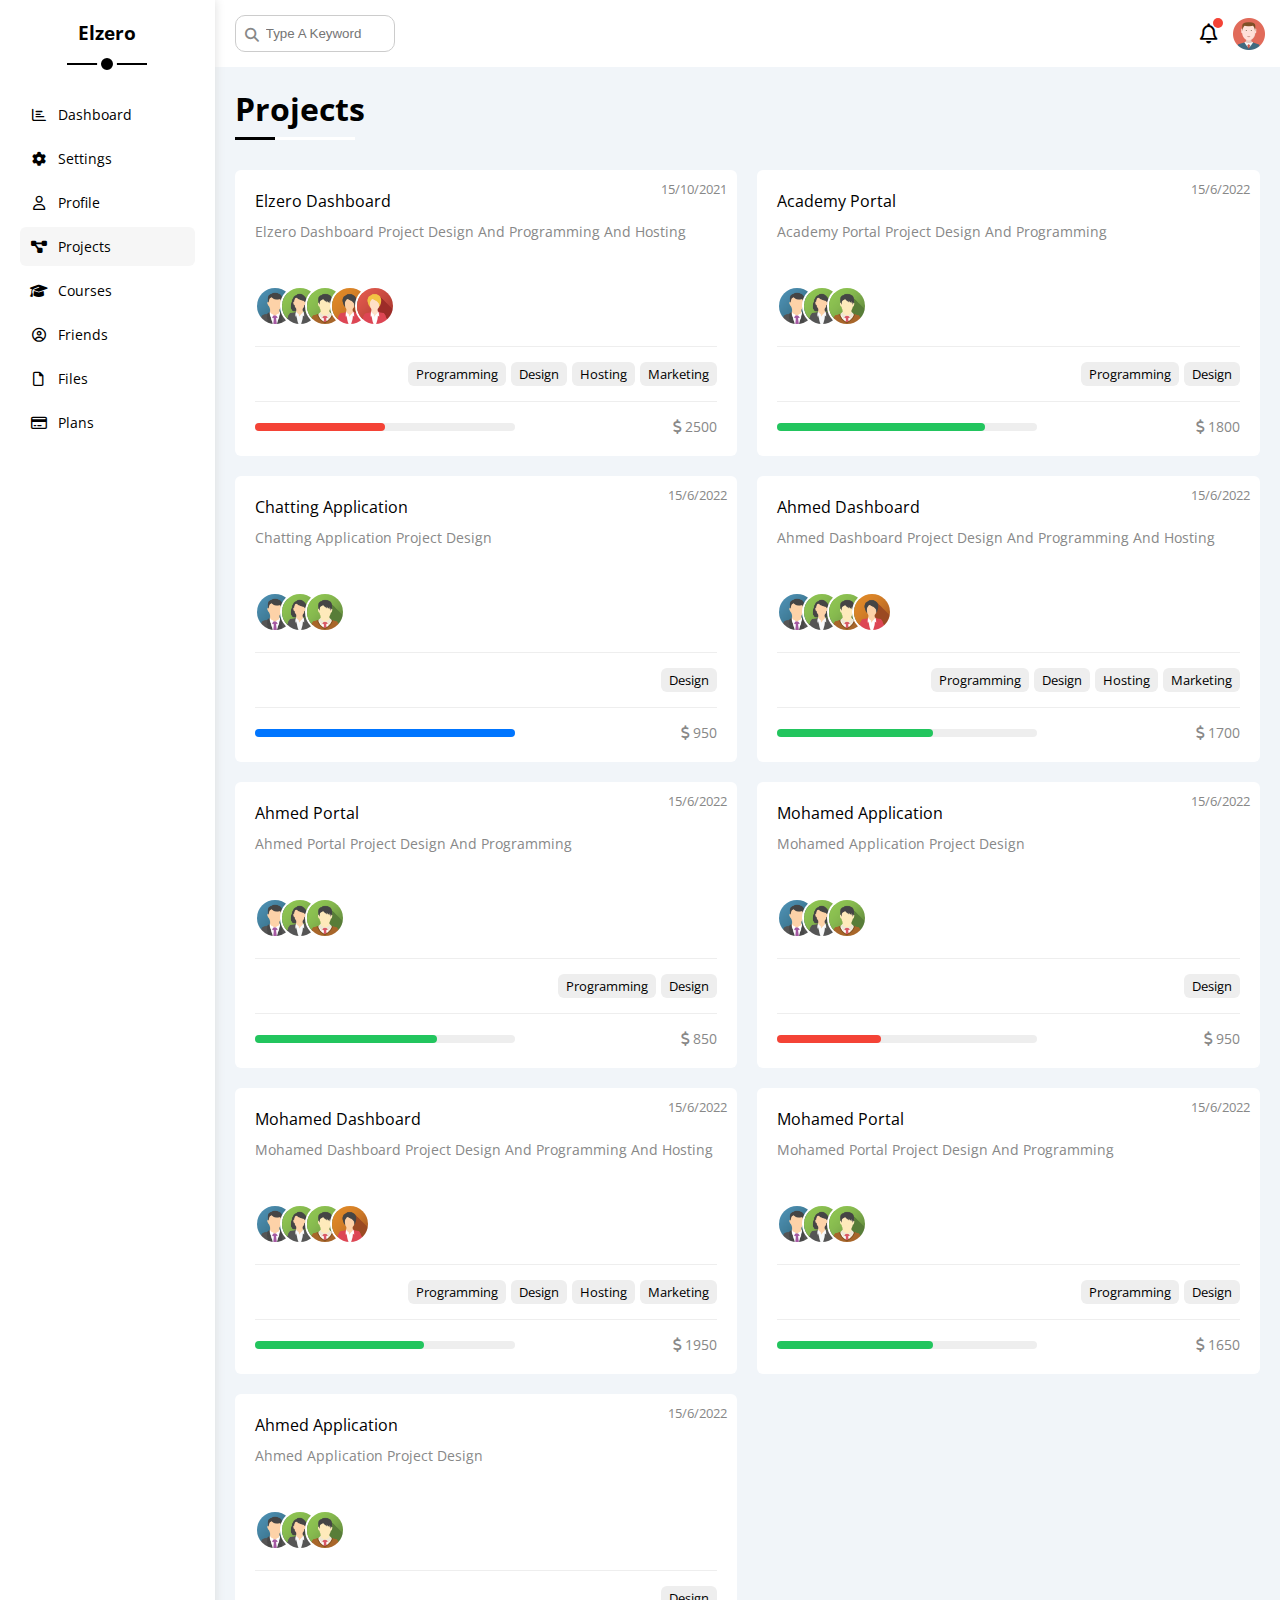
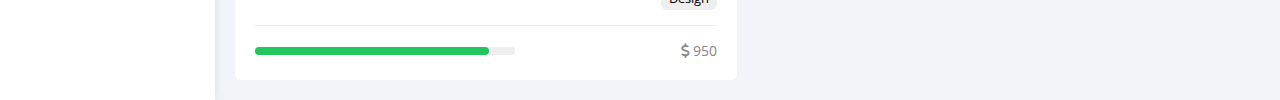
<file: projects.html>
<!DOCTYPE html>
<html lang="en">
  <head>
    <meta charset="UTF-8" />
    <meta http-equiv="X-UA-Compatible" content="IE=edge" />
    <meta name="viewport" content="width=device-width, initial-scale=1.0" />
    <title>Projects</title>
    <link rel="stylesheet" href="css/all.min.css" />
    <link rel="stylesheet" href="css/framework.css" />
    <link rel="stylesheet" href="css/master.css" />
    <link rel="preconnect" href="https://fonts.googleapis.com" />
    <link rel="preconnect" href="https://fonts.gstatic.com" crossorigin />
    <link
      href="https://fonts.googleapis.com/css2?family=Open+Sans:wght@300;500&#038;display=swap"
      rel="stylesheet"
    />
  </head>
  <body>
    <div class="page d-flex">
      <div class="sidebar bg-white p-20 p-relative">
        <h3 class="p-relative txt-c mt-0">Elzero</h3>
        <ul>
          <li>
            <a
              class="d-flex align-center fs-14 c-black rad-6 p-10"
              href="index.html"
            >
              <i class="fa-regular fa-chart-bar fa-fw"></i>
              <span>Dashboard</span>
            </a>
          </li>
          <li>
            <a
              class="d-flex align-center fs-14 c-black rad-6 p-10"
              href="settings.html"
            >
              <i class="fa-solid fa-gear fa-fw"></i>
              <span>Settings</span>
            </a>
          </li>
          <li>
            <a
              class="d-flex align-center fs-14 c-black rad-6 p-10"
              href="profile.html"
            >
              <i class="fa-regular fa-user fa-fw"></i>
              <span>Profile</span>
            </a>
          </li>
          <li>
            <a
              class="active d-flex align-center fs-14 c-black rad-6 p-10"
              href="projects.html"
            >
              <i class="fa-solid fa-diagram-project fa-fw"></i>
              <span>Projects</span>
            </a>
          </li>
          <li>
            <a
              class="d-flex align-center fs-14 c-black rad-6 p-10"
              href="courses.html"
            >
              <i class="fa-solid fa-graduation-cap fa-fw"></i>
              <span>Courses</span>
            </a>
          </li>
          <li>
            <a
              class="d-flex align-center fs-14 c-black rad-6 p-10"
              href="friends.html"
            >
              <i class="fa-regular fa-circle-user fa-fw"></i>
              <span>Friends</span>
            </a>
          </li>
          <li>
            <a
              class="d-flex align-center fs-14 c-black rad-6 p-10"
              href="files.html"
            >
              <i class="fa-regular fa-file fa-fw"></i>
              <span>Files</span>
            </a>
          </li>
          <li>
            <a
              class="d-flex align-center fs-14 c-black rad-6 p-10"
              href="plans.html"
            >
              <i class="fa-regular fa-credit-card fa-fw"></i>
              <span>Plans</span>
            </a>
          </li>
        </ul>
      </div>
      <div class="content w-full">
        <!-- Start Head -->
        <div class="head bg-white p-15 between-flex">
          <div class="search p-relative">
            <input class="p-10" type="search" placeholder="Type A Keyword" />
          </div>
          <div class="icons d-flex align-center">
            <span class="notification p-relative">
              <i class="fa-regular fa-bell fa-lg"></i>
            </span>
            <img decoding="async" src="images/avatar.png" alt="" />
          </div>
        </div>
        <!-- End Head -->
        <h1 class="p-relative">Projects</h1>
        <div class="projects-page d-grid m-20 gap-20">
          <div class="project bg-white p-20 rad-6 p-relative">
            <span class="date fs-13 c-grey">15/10/2021</span>
            <h4 class="m-0">Elzero Dashboard</h4>
            <p class="c-grey mt-10 mb-10 fs-14">
              Elzero Dashboard Project Design And Programming And Hosting
            </p>
            <div class="team">
              <a href="#"
                ><img decoding="async" src="images/team-01.png" alt=""
              /></a>
              <a href="#"
                ><img decoding="async" src="images/team-02.png" alt=""
              /></a>
              <a href="#"
                ><img decoding="async" src="images/team-03.png" alt=""
              /></a>
              <a href="#"
                ><img decoding="async" src="images/team-04.png" alt=""
              /></a>
              <a href="#"
                ><img decoding="async" src="images/team-05.png" alt=""
              /></a>
            </div>
            <div class="do d-flex">
              <span class="fs-13 rad-6 bg-eee">Programming</span>
              <span class="fs-13 rad-6 bg-eee">Design</span>
              <span class="fs-13 rad-6 bg-eee">Hosting</span>
              <span class="fs-13 rad-6 bg-eee">Marketing</span>
            </div>
            <div class="info between-flex">
              <div class="prog bg-eee">
                <span class="bg-red" style="width: 50%"></span>
              </div>
              <div class="fs-14 c-grey">
                <i class="fa-solid fa-dollar-sign"></i>
                2500
              </div>
            </div>
          </div>
          <div class="project bg-white p-20 rad-6 p-relative">
            <span class="date fs-13 c-grey">15/6/2022</span>
            <h4 class="m-0">Academy Portal</h4>
            <p class="c-grey mt-10 mb-10 fs-14">
              Academy Portal Project Design And Programming
            </p>
            <div class="team">
              <a href="#"
                ><img decoding="async" src="images/team-01.png" alt=""
              /></a>
              <a href="#"
                ><img decoding="async" src="images/team-02.png" alt=""
              /></a>
              <a href="#"
                ><img decoding="async" src="images/team-03.png" alt=""
              /></a>
            </div>
            <div class="do d-flex">
              <span class="fs-13 rad-6 bg-eee">Programming</span>
              <span class="fs-13 rad-6 bg-eee">Design</span>
            </div>
            <div class="info between-flex">
              <div class="prog bg-eee">
                <span class="bg-green" style="width: 80%"></span>
              </div>
              <div class="fs-14 c-grey">
                <i class="fa-solid fa-dollar-sign"></i>
                1800
              </div>
            </div>
          </div>
          <div class="project bg-white p-20 rad-6 p-relative">
            <span class="date fs-13 c-grey">15/6/2022</span>
            <h4 class="m-0">Chatting Application</h4>
            <p class="c-grey mt-10 mb-10 fs-14">
              Chatting Application Project Design
            </p>
            <div class="team">
              <a href="#"
                ><img decoding="async" src="images/team-01.png" alt=""
              /></a>
              <a href="#"
                ><img decoding="async" src="images/team-02.png" alt=""
              /></a>
              <a href="#"
                ><img decoding="async" src="images/team-03.png" alt=""
              /></a>
            </div>
            <div class="do d-flex">
              <span class="fs-13 rad-6 bg-eee">Design</span>
            </div>
            <div class="info between-flex">
              <div class="prog bg-eee">
                <span class="bg-blue" style="width: 100%"></span>
              </div>
              <div class="fs-14 c-grey">
                <i class="fa-solid fa-dollar-sign"></i>
                950
              </div>
            </div>
          </div>
          <div class="project bg-white p-20 rad-6 p-relative">
            <span class="date fs-13 c-grey">15/6/2022</span>
            <h4 class="m-0">Ahmed Dashboard</h4>
            <p class="c-grey mt-10 mb-10 fs-14">
              Ahmed Dashboard Project Design And Programming And Hosting
            </p>
            <div class="team">
              <a href="#"
                ><img decoding="async" src="images/team-01.png" alt=""
              /></a>
              <a href="#"
                ><img decoding="async" src="images/team-02.png" alt=""
              /></a>
              <a href="#"
                ><img decoding="async" src="images/team-03.png" alt=""
              /></a>
              <a href="#"
                ><img decoding="async" src="images/team-04.png" alt=""
              /></a>
            </div>
            <div class="do d-flex">
              <span class="fs-13 rad-6 bg-eee">Programming</span>
              <span class="fs-13 rad-6 bg-eee">Design</span>
              <span class="fs-13 rad-6 bg-eee">Hosting</span>
              <span class="fs-13 rad-6 bg-eee">Marketing</span>
            </div>
            <div class="info between-flex">
              <div class="prog bg-eee">
                <span class="bg-green" style="width: 60%"></span>
              </div>
              <div class="fs-14 c-grey">
                <i class="fa-solid fa-dollar-sign"></i>
                1700
              </div>
            </div>
          </div>
          <div class="project bg-white p-20 rad-6 p-relative">
            <span class="date fs-13 c-grey">15/6/2022</span>
            <h4 class="m-0">Ahmed Portal</h4>
            <p class="c-grey mt-10 mb-10 fs-14">
              Ahmed Portal Project Design And Programming
            </p>
            <div class="team">
              <a href="#"
                ><img decoding="async" src="images/team-01.png" alt=""
              /></a>
              <a href="#"
                ><img decoding="async" src="images/team-02.png" alt=""
              /></a>
              <a href="#"
                ><img decoding="async" src="images/team-03.png" alt=""
              /></a>
            </div>
            <div class="do d-flex">
              <span class="fs-13 rad-6 bg-eee">Programming</span>
              <span class="fs-13 rad-6 bg-eee">Design</span>
            </div>
            <div class="info between-flex">
              <div class="prog bg-eee">
                <span class="bg-green" style="width: 70%"></span>
              </div>
              <div class="fs-14 c-grey">
                <i class="fa-solid fa-dollar-sign"></i>
                850
              </div>
            </div>
          </div>
          <div class="project bg-white p-20 rad-6 p-relative">
            <span class="date fs-13 c-grey">15/6/2022</span>
            <h4 class="m-0">Mohamed Application</h4>
            <p class="c-grey mt-10 mb-10 fs-14">
              Mohamed Application Project Design
            </p>
            <div class="team">
              <a href="#"
                ><img decoding="async" src="images/team-01.png" alt=""
              /></a>
              <a href="#"
                ><img decoding="async" src="images/team-02.png" alt=""
              /></a>
              <a href="#"
                ><img decoding="async" src="images/team-03.png" alt=""
              /></a>
            </div>
            <div class="do d-flex">
              <span class="fs-13 rad-6 bg-eee">Design</span>
            </div>
            <div class="info between-flex">
              <div class="prog bg-eee">
                <span class="bg-red" style="width: 40%"></span>
              </div>
              <div class="fs-14 c-grey">
                <i class="fa-solid fa-dollar-sign"></i>
                950
              </div>
            </div>
          </div>
          <div class="project bg-white p-20 rad-6 p-relative">
            <span class="date fs-13 c-grey">15/6/2022</span>
            <h4 class="m-0">Mohamed Dashboard</h4>
            <p class="c-grey mt-10 mb-10 fs-14">
              Mohamed Dashboard Project Design And Programming And Hosting
            </p>
            <div class="team">
              <a href="#"
                ><img decoding="async" src="images/team-01.png" alt=""
              /></a>
              <a href="#"
                ><img decoding="async" src="images/team-02.png" alt=""
              /></a>
              <a href="#"
                ><img decoding="async" src="images/team-03.png" alt=""
              /></a>
              <a href="#"
                ><img decoding="async" src="images/team-04.png" alt=""
              /></a>
            </div>
            <div class="do d-flex">
              <span class="fs-13 rad-6 bg-eee">Programming</span>
              <span class="fs-13 rad-6 bg-eee">Design</span>
              <span class="fs-13 rad-6 bg-eee">Hosting</span>
              <span class="fs-13 rad-6 bg-eee">Marketing</span>
            </div>
            <div class="info between-flex">
              <div class="prog bg-eee">
                <span class="bg-green" style="width: 65%"></span>
              </div>
              <div class="fs-14 c-grey">
                <i class="fa-solid fa-dollar-sign"></i>
                1950
              </div>
            </div>
          </div>
          <div class="project bg-white p-20 rad-6 p-relative">
            <span class="date fs-13 c-grey">15/6/2022</span>
            <h4 class="m-0">Mohamed Portal</h4>
            <p class="c-grey mt-10 mb-10 fs-14">
              Mohamed Portal Project Design And Programming
            </p>
            <div class="team">
              <a href="#"
                ><img decoding="async" src="images/team-01.png" alt=""
              /></a>
              <a href="#"
                ><img decoding="async" src="images/team-02.png" alt=""
              /></a>
              <a href="#"
                ><img decoding="async" src="images/team-03.png" alt=""
              /></a>
            </div>
            <div class="do d-flex">
              <span class="fs-13 rad-6 bg-eee">Programming</span>
              <span class="fs-13 rad-6 bg-eee">Design</span>
            </div>
            <div class="info between-flex">
              <div class="prog bg-eee">
                <span class="bg-green" style="width: 60%"></span>
              </div>
              <div class="fs-14 c-grey">
                <i class="fa-solid fa-dollar-sign"></i>
                1650
              </div>
            </div>
          </div>
          <div class="project bg-white p-20 rad-6 p-relative">
            <span class="date fs-13 c-grey">15/6/2022</span>
            <h4 class="m-0">Ahmed Application</h4>
            <p class="c-grey mt-10 mb-10 fs-14">
              Ahmed Application Project Design
            </p>
            <div class="team">
              <a href="#"
                ><img decoding="async" src="images/team-01.png" alt=""
              /></a>
              <a href="#"
                ><img decoding="async" src="images/team-02.png" alt=""
              /></a>
              <a href="#"
                ><img decoding="async" src="images/team-03.png" alt=""
              /></a>
            </div>
            <div class="do d-flex">
              <span class="fs-13 rad-6 bg-eee">Design</span>
            </div>
            <div class="info between-flex">
              <div class="prog bg-eee">
                <span class="bg-green" style="width: 90%"></span>
              </div>
              <div class="fs-14 c-grey">
                <i class="fa-solid fa-dollar-sign"></i>
                950
              </div>
            </div>
          </div>
        </div>
      </div>
    </div>
  </body>
</html>
</file>
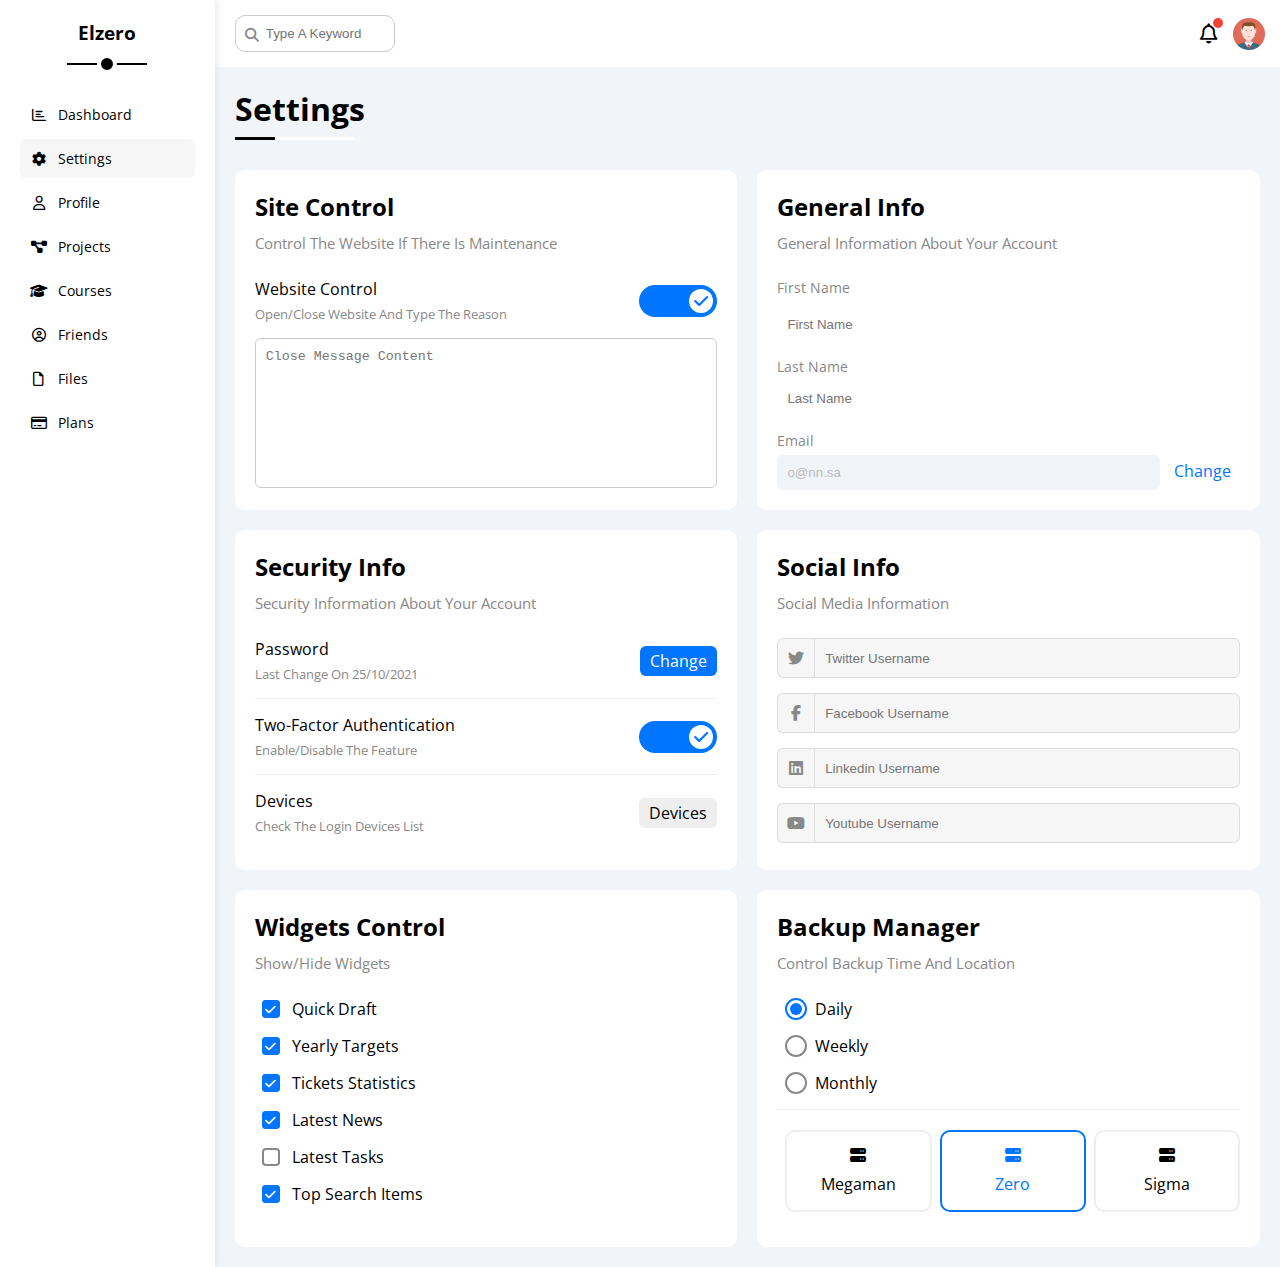
<file: settings.html>
<!DOCTYPE html>
<html lang="en">

<head>
    <meta charset="UTF-8" />
    <meta http-equiv="X-UA-Compatible" content="IE=edge" />
    <meta name="viewport" content="width=device-width, initial-scale=1.0" />
    <title>Settings</title>
    <link rel="stylesheet" href="css/all.min.css" />
    <link rel="stylesheet" href="css/framework.css" />
    <link rel="stylesheet" href="css/master.css" />
    <link rel="preconnect" href="https://fonts.googleapis.com" />
    <link rel="preconnect" href="https://fonts.gstatic.com" crossorigin />
    <link href="https://fonts.googleapis.com/css2?family=Open+Sans:wght@300;500&#038;display=swap" rel="stylesheet" />
</head>

<body>
    <div class="page d-flex">
        <div class="sidebar bg-white p-20 p-relative">
            <h3 class="p-relative txt-c mt-0">Elzero</h3>
            <ul>
                <li>
                    <a class="d-flex align-center fs-14 c-black rad-6 p-10" href="index.html">
                        <i class="fa-regular fa-chart-bar fa-fw"></i>
                        <span>Dashboard</span>
                    </a>
                </li>
                <li>
                    <a class="active d-flex align-center fs-14 c-black rad-6 p-10" href="settings.html">
                        <i class="fa-solid fa-gear fa-fw"></i>
                        <span>Settings</span>
                    </a>
                </li>
                <li>
                    <a class="d-flex align-center fs-14 c-black rad-6 p-10" href="profile.html">
                        <i class="fa-regular fa-user fa-fw"></i>
                        <span>Profile</span>
                    </a>
                </li>
                <li>
                    <a class="d-flex align-center fs-14 c-black rad-6 p-10" href="projects.html">
                        <i class="fa-solid fa-diagram-project fa-fw"></i>
                        <span>Projects</span>
                    </a>
                </li>
                <li>
                    <a class="d-flex align-center fs-14 c-black rad-6 p-10" href="courses.html">
                        <i class="fa-solid fa-graduation-cap fa-fw"></i>
                        <span>Courses</span>
                    </a>
                </li>
                <li>
                    <a class="d-flex align-center fs-14 c-black rad-6 p-10" href="friends.html">
                        <i class="fa-regular fa-circle-user fa-fw"></i>
                        <span>Friends</span>
                    </a>
                </li>
                <li>
                    <a class="d-flex align-center fs-14 c-black rad-6 p-10" href="files.html">
                        <i class="fa-regular fa-file fa-fw"></i>
                        <span>Files</span>
                    </a>
                </li>
                <li>
                    <a class="d-flex align-center fs-14 c-black rad-6 p-10" href="plans.html">
                        <i class="fa-regular fa-credit-card fa-fw"></i>
                        <span>Plans</span>
                    </a>
                </li>
            </ul>
        </div>
        <div class="content w-full">
            <!-- Start Head -->
            <div class="head bg-white p-15 between-flex">
                <div class="search p-relative">
                    <input class="p-10" type="search" placeholder="Type A Keyword" />
                </div>
                <div class="icons d-flex align-center">
                    <span class="notification p-relative">
                        <i class="fa-regular fa-bell fa-lg"></i>
                    </span>
                    <img decoding="async" src="images/avatar.png" alt="" />
                </div>
            </div>
            <!-- End Head -->
            <h1 class="p-relative">Settings</h1>
            <div class="settings-page m-20 d-grid gap-20">
                <!-- Start Settings Box -->
                <div class="p-20 bg-white rad-10">
                    <h2 class="mt-0 mb-10">Site Control</h2>
                    <p class="mt-0 mb-20 c-grey fs-15">Control The Website If There Is Maintenance</p>
                    <div class="mb-15 between-flex">
                        <div>
                            <span>Website Control</span>
                            <p class="c-grey mt-5 mb-0 fs-13">Open/Close Website And Type The Reason</p>
                        </div>
                        <div>
                            <label>
                                <input class="toggle-checkbox" type="checkbox" checked />
                                <div class="toggle-switch"></div>
                            </label>
                        </div>
                    </div>
                    <textarea class="close-message p-10 rad-6 d-block w-full"
                        placeholder="Close Message Content"></textarea>
                </div>
                <!-- End Settings Box -->
                <!-- Start Settings Box -->
                <div class="p-20 bg-white rad-10">
                    <h2 class="mt-0 mb-10">General Info</h2>
                    <p class="mt-0 mb-20 c-grey fs-15">General Information About Your Account</p>
                    <div class="mb-15">
                        <label class="fs-14 c-grey d-block mb-10" for="first">First Name</label>
                        <input class="b-none border-ccc p-10 rad-6 d-block w-full" type="text" id="first"
                            placeholder="First Name" />
                    </div>
                    <div class="mb-15">
                        <label class="fs-14 c-grey d-block mb-5" for="last">Last Name</label>
                        <input class="b-none border-ccc p-10 rad-6 d-block w-full" id="last" type="text"
                            placeholder="Last Name" />
                    </div>
                    <div>
                        <label class="fs-14 c-grey d-block mb-5" for="email">Email</label>
                        <input class="email b-none border-ccc p-10 rad-6 w-full mr-10" id="email" type="email"
                            value="o@nn.sa" disabled />
                        <a class="c-blue" href="#">Change</a>
                    </div>
                </div>
                <!-- End Settings Box -->
                <!-- Start Settings Box -->
                <div class="p-20 bg-white rad-10">
                    <h2 class="mt-0 mb-10">Security Info</h2>
                    <p class="mt-0 mb-20 c-grey fs-15">Security Information About Your Account</p>
                    <div class="sec-box mb-15 between-flex">
                        <div>
                            <span>Password</span>
                            <p class="c-grey mt-5 mb-0 fs-13">Last Change On 25/10/2021</p>
                        </div>
                        <a class="button bg-blue c-white btn-shape" href="#">Change</a>
                    </div>
                    <div class="sec-box mb-15 between-flex">
                        <div>
                            <span>Two-Factor Authentication</span>
                            <p class="c-grey mt-5 mb-0 fs-13">Enable/Disable The Feature</p>
                        </div>
                        <label>
                            <input class="toggle-checkbox" type="checkbox" checked />
                            <div class="toggle-switch"></div>
                        </label>
                    </div>
                    <div class="sec-box between-flex">
                        <div>
                            <span>Devices</span>
                            <p class="c-grey mt-5 mb-0 fs-13">Check The Login Devices List</p>
                        </div>
                        <a class="bg-eee c-black btn-shape" href="#">Devices</a>
                    </div>
                </div>
                <!-- End Settings Box -->
                <!-- Start Settings Box -->
                <div class="social-boxes p-20 bg-white rad-10">
                    <h2 class="mt-0 mb-10">Social Info</h2>
                    <p class="mt-0 mb-20 c-grey fs-15">Social Media Information</p>
                    <div class="d-flex align-center mb-15">
                        <i class="fa-brands fa-twitter center-flex c-grey"></i>
                        <input class="w-full" type="text" placeholder="Twitter Username" />
                    </div>
                    <div class="d-flex align-center mb-15">
                        <i class="fa-brands fa-facebook-f center-flex c-grey"></i>
                        <input class="w-full" type="text" placeholder="Facebook Username" />
                    </div>
                    <div class="d-flex align-center mb-15">
                        <i class="fa-brands fa-linkedin center-flex c-grey"></i>
                        <input class="w-full" type="text" placeholder="Linkedin Username" />
                    </div>
                    <div class="d-flex align-center">
                        <i class="fa-brands fa-youtube center-flex c-grey"></i>
                        <input class="w-full" type="text" placeholder="Youtube Username" />
                    </div>
                </div>
                <!-- End Settings Box -->
                <!-- Start Settings Box -->
                <div class="widgets-control p-20 bg-white rad-10">
                    <h2 class="mt-0 mb-10">Widgets Control</h2>
                    <p class="mt-0 mb-20 c-grey fs-15">Show/Hide Widgets</p>
                    <div class="control d-flex align-center mb-15">
                        <input type="checkbox" id="one" checked />
                        <label for="one">Quick Draft</label>
                    </div>
                    <div class="control d-flex align-center mb-15">
                        <input type="checkbox" id="two" checked />
                        <label for="two">Yearly Targets</label>
                    </div>
                    <div class="control d-flex align-center mb-15">
                        <input type="checkbox" id="three" checked />
                        <label for="three">Tickets Statistics</label>
                    </div>
                    <div class="control d-flex align-center mb-15">
                        <input type="checkbox" id="four" checked />
                        <label for="four">Latest News</label>
                    </div>
                    <div class="control d-flex align-center mb-15">
                        <input type="checkbox" id="five" />
                        <label for="five">Latest Tasks</label>
                    </div>
                    <div class="control d-flex align-center mb-15">
                        <input type="checkbox" id="six" checked />
                        <label for="six">Top Search Items</label>
                    </div>
                </div>
                <!-- End Settings Box -->
                <!-- Start Settings Box -->
                <div class="backup-control p-20 bg-white rad-10">
                    <h2 class="mt-0 mb-10">Backup Manager</h2>
                    <p class="mt-0 mb-20 c-grey fs-15">Control Backup Time And Location</p>
                    <div class="date d-flex align-center mb-15">
                        <input type="radio" name="time" id="daily" checked />
                        <label for="daily">Daily</label>
                    </div>
                    <div class="date d-flex align-center mb-15">
                        <input type="radio" name="time" id="weekly" />
                        <label for="weekly">Weekly</label>
                    </div>
                    <div class="date d-flex align-center mb-15">
                        <input type="radio" name="time" id="monthly" />
                        <label for="monthly">Monthly</label>
                    </div>
                    <div class="servers d-flex align-center txt-c">
                        <input type="radio" name="servers" id="server-one" />
                        <div class="server mb-15 rad-10 w-full">
                            <label class="d-block m-15" for="server-one">
                                <i class="fa-solid fa-server d-block mb-10"></i>
                                Megaman
                            </label>
                        </div>
                        <input type="radio" name="servers" id="server-two" checked />
                        <div class="server mb-15 rad-10 w-full">
                            <label class="d-block m-15" for="server-two">
                                <i class="fa-solid fa-server d-block mb-10"></i>
                                Zero
                            </label>
                        </div>
                        <input type="radio" name="servers" id="server-three" />
                        <div class="server mb-15 rad-10 w-full">
                            <label class="d-block m-15" for="server-three">
                                <i class="fa-solid fa-server d-block mb-10"></i>
                                Sigma
                            </label>
                        </div>
                    </div>
                </div>
                <!-- End Settings Box -->
            </div>
        </div>
    </div>
</body>

</html>
</file>
<file: CSS/framework.css>
:root {
	--blue-color: #0075ff;
    --blue-alt-color: #0d69d5;
    --orange-color: #f59e0b;
    --green-color: #22c55e;
    --red-color: #f44336;
    --grey-color: #888;
}

/* Start box */
.d-flex {
	display: flex;
}

.f-wrap {
	flex-wrap: wrap;
}

.space-between {
	justify-content: space-between;
}

.align-center {
	align-items: center;
}

.d-block {
	display: block;
}

.d-grid {
	display: grid;
}

.gap-20 {
	gap: 20px;
}

@media (max-width: 767px) {
	.block-mobile {
		display: block;
	}	
	
	.hide-mobile {
		display: none;
	}
}
/* End box */

/* Start width and height */
.w-full {
	width: 100%;
}

.w-fit {
	width: fit-content;
}
/* End width and height */

/* Start padding and margin */
.m-0 {
	margin: 0;
}

.m-20 {
	margin: 20px;
}

.mt-0 {
	margin-top: 0;
}

.mt-5 {
	margin-top: 5px;
}

.mt-10 {
	margin-top: 10px;
}

.mt-20 {
	margin-top: 20px;
}

.mb-5 {
	margin-bottom: 5px;
}

.mb-10 {
	margin-bottom: 10px;
}

.mb-20 {
	margin-bottom: 20px;
}

.p-10 {
	padding: 10px;
}

.p-15 {
	padding: 15px;
}

.p-20 { 
	padding: 20px;
}
/* End padding and margin */

/* Start Colors */
.bg-white {
	background-color: #fff;
}

.bg-blue {
	background-color: var(--blue-color);
}

.bg-orange {
	background-color: var(--orange-color);
}

.bg-green {
	background-color: var(--green-color);
}

.bg-eee {
	background-color: #eee;
}

.c-white {
	color: #fff;
}

.c-black {
	color: #000;
}

.c-red {
	color: var(--red-color);
}

.c-blue {
	color: var(--blue-color);
}

.c-orange {
	color: var(--orange-color);
}

.c-green {
	color: var(--green-color);
}

.c-grey {
	color: var(--grey-color);
}
/* End Colors */

/* Start position */
.p-relative {
	position: relative;
}
/* End position */

/* Start font */
.fs-14 {
	font-size: 14px;
}

.fs-15 {
	font-size: 15px;
}

.fs-25 {
	font-size: 25px;
}

.fw-bold {
	font-weight: bold;
}

.txt-c {
	text-align: center;
}

@media (max-width: 767px) {	
	.txt-c-mobile {
		text-align: center;
	}
}
/* End font */

/* Start border */
.b-none {
	border: none;
}

.rad-6 {
	border-radius: 6px;
}

.rad-10 {
	border-radius: 10px;
}
/* End border */

/* Start components */
.between-flex {
	display: flex;
	justify-content: space-between;
	align-items: center;
}

.center-flex {
	display: flex;
	justify-content: center;
	align-items: center;
}

.btn-shape {
	padding: 4px 10px;
	border-radius: 6px;
}
/* End components */
</file>
<file: CSS/master.css>
/* Start variables */
:root {
	--blue-color: #0075ff;
    --blue-alt-color: #0d69d5;
    --orange-color: #f59e0b;
    --green-color: #22c55e;
    --red-color: #f44336;
    --grey-color: #888;
	--main-duration: .3s;
}
/* End variables */

/* Start global rules */
* {
	box-sizing: border-box;
}

body {
	font-family: "Open Sans", sans-serif;
	margin: 0;
}

:focus {
	outline: none;
}

a {
	text-decoration: none;
}

ul {
	list-style-type: none;
	padding: 0;
}
/* End global rules */

.page {
	background-color: #f1f5f9;
	min-height: 100vh;
}
/* Start sidebar */
.sidebar {
	width: 250px;
	box-shadow: 0 0 10px #ddd;
}

@media (max-width: 767px) {
	.sidebar {
		width: 58px;
		padding: 10px;
	}
}

.sidebar>h3 {
	margin-bottom: 50px;
}

@media (max-width: 767px) {
	.sidebar>h3 {
		font-size: 13px;
		margin-bottom: 15px;
	}
}

@media (min-width: 768px) {
	.sidebar>h3::before, 
	.sidebar>h3::after {
		content: "";
		background-color: #000;
		position: absolute;
		left: 50%;
	}
	
	.sidebar>h3::before {
		bottom: -20px;
		width: 80px;
		height: 2px;
		transform: translateX(-50%);
	}
	
	.sidebar>h3::after {
		width: 12px;
		height: 12px;
		bottom: -20px;
		border: 4px solid #fff;
		border-radius: 50%;
		transform: translate(-50%, 50%);
	}
}

.sidebar ul li a {
	transition: var(--main-duration);
	margin-bottom: 5px;
}

.sidebar ul li a:hover,
.sidebar ul li a.active {
	background-color: #f6f6f6;
}

.sidebar ul li a span {
	margin-left: 10px;
}

@media (max-width: 767px) {
	.sidebar ul li a span {
		display: none;
	}
}
/* End sidebar */

/* Start content */
.content {
	overflow: hidden;
}

.content .head .search::before {
    font-family: var(--fa-style-family-classic);
    content: "\f002";
    font-weight: 900;
    position: absolute;
    top: 50%;
    left: 15px;
    transform: translateY(-50%);
	font-size: 14px;
	color: var(--grey-color);
}

.content .head .search input {
	border: 1px solid #ccc;
	border-radius: 10px;
	margin-left: 5px;
	padding-left: 30px;
	width: 160px;
	transition: width var(--main-duration);
}

.content .head .search input:focus {
	width: 200px;
}

.content .head .search input::placeholder {
	transition: var(--main-duration);
}

.content .head .search input:focus::placeholder {
	opacity: 0;
}

.content .head .icons .notification::before {
    content: "";
    position: absolute;
    width: 10px;
    height: 10px;
    background-color: var(--red-color);
    border-radius: 50%;
    right: -5px;
    top: -5px;
}

.content .head .icons img {
	width: 32px;
	height: 32px;
	margin-left: 15px;
}
/* End content */
</file>
<file: css/framework.css>
:root {
    --blue-color: #0075ff;
    --blue-alt-color: #0d69d5;
    --orange-color: #f59e0b;
    --green-color: #22c55e;
    --red-color: #f44336;
    --grey-color: #888;
}

/* Start box */
.d-flex {
    display: flex;
}

.f-wrap {
    flex-wrap: wrap;
}

.align-center {
    align-items: center;
}

.space-between {
    justify-content: space-between;
}

.d-grid {
    display: grid;
}

.gap-20 {
    gap: 20px;
}

.d-block {
    display: block;
}

@media (max-width: 767px) {
    .block-mobile {
        display: block;
    }
}

@media (max-width: 767px) {
    .hide-mobile {
        display: none;
    }
}

/* End box */

/* Start padding and margin */
.w-100 {
    width: 100px;
}

.w-full {
    width: 100%;
}

.w-fit {
    width: fit-content;
}

.h-100 {
    height: 100px;
}

.h-full {
    height: 100%;
}

.p-10 {
    padding: 10px;
}

.p-15 {
    padding: 15px;
}

.p-20 {
    padding: 20px;
}

.pt-10 {
    padding-top: 10px;
}

.pt-15 {
    padding-top: 15px;
}

.pt-20 {
    padding-top: 20px;
}

.pl-15 {
    padding-left: 15px;
}

.pb-15 {
    padding-bottom: 10px;
}

.pb-15 {
    padding-bottom: 15px;
}

.m-0 {
    margin: 0;
}

.m-15 {
    margin: 15px;
}

.m-20 {
    margin: 20px;
}

.mt-0 {
    margin-top: 0;
}

.mt-5 {
    margin-top: 5px;
}

.mt-10 {
    margin-top: 10px;
}

.mt-15 {
    margin-top: 15px;
}

.mt-20 {
    margin-top: 20px;
}

.mt-25 {
    margin-top: 25px;
}

.mr-10 {
    margin-right: 10px;
}

.mr-15 {
    margin-right: 15px;
}

.mb-0 {
    margin-bottom: 0px;
}

.mb-5 {
    margin-bottom: 5px;
}

.mb-10 {
    margin-bottom: 10px;
}

.mb-15 {
    margin-bottom: 15px;
}

.mb-20 {
    margin-bottom: 20px;
}

.mb-20 {
    margin-bottom: 25px;
}

/* End padding and margin */

/* Start color */
.bg-white {
    background-color: white;
}

.bg-blue {
    background-color: var(--blue-color);
}

.bg-eee {
    background-color: #eee;
}

.bg-orange {
    background-color: var(--orange-color);
}

.bg-green {
    background-color: var(--green-color);
}

.bg-red {
    background-color: var(--red-color);
}

.c-black {
    color: black;
}

.c-white {
    color: white;
}

.c-grey {
    color: var(--grey-color);
}

.c-orange {
    color: var(--orange-color);
}

.c-blue {
    color: var(--blue-color);
}

.c-green {
    color: var(--green-color);
}

.c-red {
    color: var(--red-color);
}

.b-none {
    border: none;
}

.b-ccc {
    border: 1px solid #ccc;
}

.b-eee {
    border: 1px solid #eee;
}

/* End color */

/* Start position */
.p-relative {
    position: relative;
}

.p-absolute {
    position: absolute;
}

/* End position */

/* Start font */
.txt-c {
    text-align: center;
}

.fs-13 {
    font-size: 13px;
}

.fs-14 {
    font-size: 14px;
}

.fs-15 {
    font-size: 15px;
}

.fs-25 {
    font-size: 25px;
}

.fw-bold {
    font-weight: bold;
}

@media (max-width: 767px) {
    .txt-c-mobile {
        text-align: center;
    }
}

/* End font */

/* Start border */
.rad-6 {
    border-radius: 6px;
}

.rad-10 {
    border-radius: 10px;
}

.rad-half {
    border-radius: 50%;
}

/* End border */

/* Start components */
.center-flex {
    display: flex;
    justify-content: center;
    align-items: center;
}

.between-flex {
    display: flex;
    justify-content: space-between;
    align-items: center;
}

.btn-shape {
    padding: 4px 10px;
    border-radius: 6px;
}

/* End components */
</file>
<file: css/master.css>
:root {
    --blue-color: #0075ff;
    --blue-alt-color: #0d69d5;
    --orange-color: #f59e0b;
    --green-color: #22c55e;
    --red-color: #f44336;
    --grey-color: #888;
}

* {
    box-sizing: border-box;
}

body {
    margin: 0;
    font-family: "Open Sans", sans-serif;
}

*:focus {
    outline: none;
}

a {
    text-decoration: none;
}

ul {
    padding: 0;
    list-style-type: none;
}

::-webkit-scrollbar {
    width: 15px;
}

::-webkit-scrollbar-track {
    background-color: white;
}

::-webkit-scrollbar-thumb {
    background-color: var(--blue-color);
}

::-webkit-scrollbar-thumb:hover {
    background-color: var(--blue-alt-color);
}

.page {
    min-height: 100vh;
    background-color: #f1f5f9;
}

/* Start sidebar */
.sidebar {
    width: 250px;
    box-shadow: 0 0 10px #ddd;
}

.sidebar>h3::before {
    width: 80px;
    height: 2px;
    bottom: -20px;
}

.sidebar>h3 {
    margin-bottom: 50px;
}

.sidebar>h3::after {
    bottom: -29px;
    width: 12px;
    height: 12px;
    border-radius: 50%;
    border: 4px solid white;
}

.sidebar>h3::before,
.sidebar>h3::after {
    content: "";
    background-color: black;
    transform: translateX(-50%);
    position: absolute;
    left: 50%;
}

.sidebar ul li a {
    transition: .3s;
    margin-bottom: 5px;
}

.sidebar ul li a:hover,
.sidebar ul li a.active {
    background-color: #f6f6f6;
}

.sidebar ul li a span {
    font-size: 14px;
    margin-left: 10px;
}

@media (max-width: 767px) {
    .sidebar {
        width: 58px;
        padding: 10px;
    }

    .sidebar>h3 {
        font-size: 13px;
        margin-bottom: 15px;
    }

    .sidebar>h3::before,
    .sidebar>h3::after {
        display: none;
    }

    .sidebar ul li a span {
        display: none;
    }

}

/* End sidebar */

/* Start content */
.content {
    overflow: hidden;
}

.head .search::before {
    font-family: var(--fa-style-family-classic);
    content: "\f002";
    font-weight: 900;
    position: absolute;
    left: 15px;
    top: 50%;
    transform: translateY(-50%);
    font-size: 14px;
    color: var(--grey-color);
}

.head .search input {
    border: 1px solid #ccc;
    border-radius: 10px;
    margin-left: 5px;
    padding-left: 30px;
    width: 160px;
    transition: width .3s;
}

.head .search input:focus {
    width: 200px;
}

.head .search input:focus::placeholder {
    opacity: 0;
}

.head .icons .notification::before {
    content: "";
    position: absolute;
    width: 10px;
    height: 10px;
    background-color: var(--red-color);
    border-radius: 50%;
    right: -5px;
    top: -5px;
}

.head .icons img {
    width: 32px;
    height: 32px;
    margin-left: 15px;
}

.page h1::before,
.page h1::after {
    content: "";
    height: 3px;
    position: absolute;
    bottom: -10px;
    left: 0;
}

.page h1::before {
    background-color: white;
    width: 120px;
}

.page h1 {
    margin: 20px 20px 40px;
}

.page h1::after {
    background-color: black;
    width: 40px;
}

.wrapper {
    grid-template-columns: repeat(auto-fit, minmax(450px, 1fr));
    margin-left: 20px;
    margin-right: 20px;
    margin-bottom: 20px;
}

@media (max-width: 767px) {
    .wrapper {
        grid-template-columns: minmax(200px, 1fr);
        margin-left: 10px;
        margin-right: 10px;
        gap: 10px;
    }
}

/* End content */

/* Start welcome widget */
.welcome {
    overflow: hidden;
}

.welcome .avatar {
    width: 64px;
    height: 64px;
    border: 2px solid white;
    border-radius: 50%;
    padding: 2px;
    box-shadow: 0 0 5px #ddd;
    margin-left: 20px;
    margin-top: -32px;
}

.welcome .intro img {
    width: 200px;
    margin-bottom: -10px;
}

.welcome .body {
    border-top: 1px solid #eee;
    border-bottom: 1px solid #eee;
}

.welcome .body>div {
    flex: 1;
}

.welcome .visit {
    margin: 0 15px 15px auto;
    transition: .3s;
}

.welcome .visit:hover {
    background-color: var(--blue-alt-color);
}

@media (max-width: 767px) {
    .welcome .intro {
        padding-bottom: 30px;
    }

    .welcome .avatar {
        margin-left: 0;
    }

    .welcome .body>div:not(:last-child) {
        margin-bottom: 20px;
    }
}

/* End welcome widget */

/* Start quick draft widget */
.quick-draft textarea {
    resize: none;
    min-height: 180px;
}

.quick-draft .save {
    margin-left: auto;
    transition: .3s;
    cursor: pointer;
}

.quick-draft .save:hover {
    background-color: var(--blue-alt-color);
}

/* End quick draft widget */

/* Start targets */
.targets .target-row .icon {
    width: 80px;
    height: 80px;
    margin-right: 15px;
}

.targets .details {
    flex: 1;
}

.targets .details .progress {
    height: 4px;
}

.targets .details .progress>span {
    position: absolute;
    left: 0;
    top: 0;
    height: 100%;
}

.targets .details .progress>span span {
    position: absolute;
    bottom: 16px;
    right: -16px;
    color: white;
    padding: 2px 5px;
    border-radius: 6px;
    font-size: 13px;
}

.targets .details .progress>span span::after {
    content: "";
    border-color: transparent;
    border-width: 5px;
    border-style: solid;
    position: absolute;
    bottom: -10px;
    left: 50%;
    transform: translateX(-50%);
}

.targets .details .progress>.blue span::after {
    border-top-color: var(--blue-color);
}

.targets .details .progress>.orange span::after {
    border-top-color: var(--orange-color);
}

.targets .details .progress>.green span::after {
    border-top-color: var(--green-color);
}

.blue .icon,
.blue .progress {
    background-color: rgb(0, 117, 255, 20%);
}

.orange .icon,
.orange .progress {
    background-color: rgb(245, 158, 11, 20%);
}

.green .icon,
.green .progress {
    background-color: rgb(34, 197, 94, 20%);
}

/* End targets */

/* Start tickets */
.tickets .box {
    border: 1px solid #ccc;
    width: calc(50% - 10px);
}

@media (max-width: 767px) {
    .tickets .box {
        width: 100%;
    }
}

/* End tickets */

/* Start letest news */
.latest-news .news-row:not(:last-of-type) {
    margin-bottom: 20px;
    padding-bottom: 20px;
    border-bottom: 1px solid #eee;
}

.latest-news .news-row img {
    width: 100px;
    border-radius: 6px;
    margin-right: 15px;
}

.latest-news .info {
    flex: 1;
}

.latest-news .info h3 {
    margin: 0 0 6px;
    font-size: 16px;
}

@media (max-width: 767px) {
    .latest-news .news-row {
        display: block;
    }

    .latest-news .news-row .label {
        margin: 20px auto;
        width: fit-content;
    }
}

/* End letest news */

/* Start tasks */
.tasks .task-row:not(:last-of-type) {
    margin-bottom: 15px;
    padding-bottom: 15px;
    border-bottom: 1px solid #eee;
}

.tasks .info {
    flex-grow: 1;
}

.tasks .done {
    opacity: .3;
}

.tasks .done h3,
.tasks .done p {
    text-decoration: line-through;
}

.tasks .delete {
    cursor: pointer;
    transition: .3;
}

.tasks .delete:hover {
    color: var(--red-color);
}

/* End tasks */

/* Start latest uploads */
.latest-uploads ul li:not(:last-child) {
    border-bottom: 1px solid #eee;
}

.latest-uploads ul li img {
    width: 40px;
    height: 40px;
}

/* End latest uploads */

/* Start last project */
.last-project ul::before {
    content: "";
    position: absolute;
    left: 11px;
    width: 2px;
    height: 100%;
    background-color: var(--blue-color);
}

.last-project ul li::before {
    content: "";
    width: 20px;
    height: 20px;
    display: block;
    border-radius: 50%;
    background-color: white;
    border: 2px solid white;
    outline: 2px solid var(--blue-color);
    margin-right: 15px;
    z-index: 1;
}

.last-project ul li.done::before {
    background-color: blue;
}

.last-project ul li.current::before {
    animation: change-color .8s infinite alternate;
}

.last-project .launch-icon {
    position: absolute;
    width: 160px;
    right: 0;
    bottom: 0;
    opacity: .1;
}

/* End last project */

/* Start reminders */
.reminders ul li .key {
    width: 15px;
    height: 15px;
}

.reminders ul li>.blue {
    border-left: 2px solid var(--blue-color);
}

.reminders ul li>.green {
    border-left: 2px solid var(--green-color);
}

.reminders ul li>.orange {
    border-left: 2px solid var(--orange-color);
}

.reminders ul li>.red {
    border-left: 2px solid var(--red-color);
}

/* End reminders */

/* Start latest post */
.latest-post .avatar {
    width: 48px;
    height: 48px;
}

.latest-post .post-content {
    text-transform: capitalize;
    line-height: 1.8;
    border-top: 1px solid #eee;
    border-bottom: 1px solid #eee;
    min-height: 140px;
}

/* End latest post */

/* Start social media */
.social-media .box {
    padding-left: 70px;
}

.social-media .box i {
    position: absolute;
    left: 0;
    top: 0;
    width: 52px;
    transition: .3s;
}

.social-media .box i:hover {
    transform: rotate(5deg);
}

.social-media .twitter {
    background-color: rgb(29 161 242 / 20%);
    color: #1da1f2;
}

.social-media .twitter i,
.social-media .twitter a {
    background-color: #1da1f2;
}

.social-media .facebook {
    background-color: rgb(24 119 242 / 20%);
    color: #1da1f2;
}

.social-media .facebook i,
.social-media .facebook a {
    background-color: #1877f2;
}

.social-media .youtube {
    background-color: rgb(255 0 0 / 20%);
    color: #ff0000;
}

.social-media .youtube i,
.social-media .youtube a {
    background-color: #ff0000;
}

.social-media .linkedin {
    background-color: rgb(0 119 181 / 20%);
    color: #0077b5;
}

.social-media .linkedin i,
.social-media .linkedin a {
    background-color: #0077b5;
}

/* End social media */

/* Start projects table */
.projects .responsive-table {
    overflow-x: auto;
}

.projects table {
    min-width: 1000px;
    border-spacing: 0;
}

.projects thead td {
    background-color: #eee;
    font-weight: bold;
}

.projects table td {
    padding: 15px;
}

.projects tbody td {
    border-bottom: 1px solid #eee;
    border-left: 1px solid #eee;
    transition: .3s;
}

.projects table tbody tr td:last-child {
    border-right: 1px solid #eee;
}

.projects table .label {
    font-size: 13px;
}

.projects tbody tr:hover td {
    background-color: #faf7f7;
}

.projects table img {
    width: 32px;
    height: 32px;
    border-radius: 50%;
}

.projects table img:not(:first-child) {
    margin-left: -20px;
}

/* End projects table */

/* Start settings */
.settings-page {
    grid-template-columns: repeat(auto-fill, minmax(500px, 1fr));
}

@media (max-width: 767px) {
    .settings-page {
        grid-template-columns: minmax(100px, 1fr);
        margin-left: 10px;
        margin-right: 10px;
        gap: 10px;
    }
}

.settings-page .close-message {
    border: 1px solid #ccc;
    resize: none;
    min-height: 150px;
}

.settings-page .email {
    display: inline-flex;
    width: calc(100% - 80px);
}

.settings-page .sec-box {
    padding-bottom: 15px;
}

.settings-page .sec-box:not(:last-of-type) {
    border-bottom: 1px solid #eee;
}

.settings-page .sec-box .button {
    transition: 0.3s;
}

.settings-page .sec-box .button:hover {
    background-color: var(--blue-alt-color);
}

.settings-page .social-boxes i {
    width: 40px;
    height: 40px;
    background-color: #f6f6f6;
    border: 1px solid #ddd;
    border-right: none;
    border-radius: 6px 0 0 6px;
    transition: 0.3s;
}

.settings-page .social-boxes input {
    height: 40px;
    background-color: #f6f6f6;
    border: 1px solid #ddd;
    padding-left: 10px;
    border-radius: 0 6px 6px 0;
}

.settings-page .social-boxes>div:focus-within i {
    color: black;
}

.widgets-control .control input[type="checkbox"] {
    appearance: none;
}

.widgets-control .control label {
    padding-left: 30px;
    cursor: pointer;
    position: relative;
}

.widgets-control .control label::before,
.widgets-control .control label::after {
    position: absolute;
    left: 0;
    top: 50%;
    margin-top: -9px;
    border-radius: 4px;
}

.widgets-control .control label::before {
    content: "";
    width: 14px;
    height: 14px;
    border: 2px solid var(--grey-color);
}

.widgets-control .control label:hover::before {
    border-color: var(--blue-alt-color);
}

.widgets-control .control label::after {
    font-family: var(--fa-style-family-classic);
    content: "\f00c";
    font-weight: 900;
    background-color: var(--blue-color);
    color: white;
    font-size: 12px;
    width: 18px;
    height: 18px;
    display: flex;
    justify-content: center;
    align-items: center;
    transform: scale(0) rotate(360deg);
    transition: 0.3s;
}

.widgets-control .control input[type="checkbox"]:checked+label::after {
    transform: scale(1);
}

.backup-control input[type="radio"] {
    appearance: none;
}

.backup-control .date label {
    padding-left: 30px;
    cursor: pointer;
    position: relative;
}

.backup-control .date label::before {
    content: "";
    position: absolute;
    top: 50%;
    left: 0;
    margin-top: -11px;
    width: 18px;
    height: 18px;
    border: 2px solid var(--grey-color);
    border-radius: 50%;
}

.backup-control .date label::after {
    content: "";
    position: absolute;
    left: 5px;
    top: 5px;
    width: 12px;
    height: 12px;
    background: var(--blue-color);
    border-radius: 50%;
    transition: 0.3s;
    transform: scale(0);
}

.backup-control .date input[type="radio"]:checked+label::before {
    border-color: var(--blue-color);
}

.backup-control .date input[type="radio"]:checked+label::after {
    transform: scale(1);
}

.backup-control .servers {
    border-top: 1px solid #eee;
    padding-top: 20px;
}

@media (max-width: 767px) {
    .backup-control .servers {
        flex-wrap: wrap;
    }
}

.backup-control .servers .server {
    border: 2px solid #eee;
    position: relative;
}

.backup-control .servers .server label {
    cursor: pointer;
}

.backup-control .servers input[type="radio"]:checked+.server {
    border-color: var(--blue-color);
    color: var(--blue-color);
}

.toggle-checkbox {
    appearance: none;
    display: none;
}

.toggle-switch {
    background-color: #ccc;
    width: 78px;
    height: 32px;
    border-radius: 16px;
    position: relative;
    transition: 0.3s;
    cursor: pointer;
}

.toggle-switch::before {
    font-family: var(--fa-style-family-classic);
    content: "\f00d";
    font-weight: 900;
    background-color: white;
    width: 24px;
    height: 24px;
    position: absolute;
    border-radius: 50%;
    top: 4px;
    left: 4px;
    display: flex;
    justify-content: center;
    align-items: center;
    color: #aaa;
    transition: 0.3s;
}

.toggle-checkbox:checked+.toggle-switch {
    background-color: var(--blue-color);
}

.toggle-checkbox:checked+.toggle-switch::before {
    content: "\f00c";
    left: 50px;
    color: var(--blue-color);
}

.settings-page :disabled {
    cursor: no-drop;
    background-color: #f0f4f8;
    color: #bbb;
}

/* End settings */

/* Start profile page */
@media (max-width: 767px) {
    .profile-page .overview {
        flex-direction: column;
    }
}

.profile-page .avatar-box {
    width: 300px;
}

@media (min-width: 768px) {
    .profile-page .avatar-box {
        border-right: 1px solid #eee;
    }
}

.profile-page .avatar-box>img {
    width: 120px;
    height: 120px;
}

.profile-page .avatar-box .level {
    height: 6px;
    overflow: hidden;
    margin: auto;
    width: 70%;
}

.profile-page .avatar-box .level span {
    position: absolute;
    left: 0;
    top: 0;
    height: 100%;
    background-color: var(--blue-color);
    border-radius: 6px;
}

.profile-page .info-box .box {
    flex-wrap: wrap;
    border-bottom: 1px solid #eee;
    transition: 0.3s;
}

.profile-page .info-box .box:hover {
    background-color: #f9f9f9;
}

.profile-page .info-box .box>div {
    min-width: 250px;
    padding: 10px 0 0;
}

.profile-page .info-box h4 {
    font-weight: normal;
}

/* Start training code */
.profile-page .info-box .toggle-switch {
    height: 20px;
}

@media (max-width: 767px) {
    .profile-page .info-box .toggle-switch {
        margin: auto;
    }
}

.profile-page .info-box .toggle-switch::before {
    width: 12px;
    height: 12px;
    font-size: 8px;
}

.profile-page .info-box .toggle-checkbox:checked+.toggle-switch::before {
    left: 62px;
}

/* End training code */
@media (max-width: 767px) {
    .profile-page .other-data {
        flex-direction: column;
    }
}

.profile-page .skills-card {
    flex-grow: 1;
}

.profile-page .skills-card ul li {
    padding: 15px 0;
}

.profile-page .skills-card ul li:not(:last-child) {
    border-bottom: 1px solid #eee;
}

.profile-page .skills-card ul li span {
    display: inline-block;
    padding: 4px 10px;
    background: #eee;
    border-radius: 6px;
    font-size: 14px;
}

.profile-page .skills-card ul li span:not(:last-child) {
    margin-right: 5px;
}

.profile-page .activities {
    flex-grow: 2;
}

.profile-page .activity:not(:last-of-type) {
    border-bottom: 1px solid #eee;
    padding-bottom: 20px;
    margin-bottom: 20px;
}

.profile-page .activity img {
    width: 64px;
    height: 64px;
    margin-right: 10px;
}

@media (min-width: 768px) {
    .profile-page .activity .date {
        margin-left: auto;
        text-align: right;
    }
}

@media (max-width: 767px) {
    .profile-page .activity {
        flex-direction: column;
    }

    .profile-page .activity img {
        margin-right: 0;
        margin-bottom: 15px;
    }

    .profile-page .activity .date {
        margin-top: 15px;
    }
}

/* End profile page */

/* Start projects page */
.projects-page {
    grid-template-columns: repeat(auto-fit, minmax(500px, 1fr));
}

@media (max-width: 767px) {
    .projects-page {
        grid-template-columns: minmax(200px, 1fr);
        margin-left: 10px;
        margin-right: 10px;
        gap: 10px;
    }
}

.projects-page .project .date {
    position: absolute;
    right: 10px;
    top: 10px;
}

.projects-page .project h4 {
    font-weight: normal;
}

.projects-page .project .team {
    position: relative;
    min-height: 80px;
}

.projects-page .project .team a {
    position: absolute;
    left: 0;
    bottom: 0;
}

.projects-page .project .team a:nth-child(2) {
    left: 25px;
}

.projects-page .project .team a:nth-child(3) {
    left: 50px;
}

.projects-page .project .team a:nth-child(4) {
    left: 75px;
}

.projects-page .project .team a:nth-child(5) {
    left: 100px;
}

.projects-page .project .team a:hover {
    z-index: 1;
}

.projects-page .project .team a img {
    width: 40px;
    height: 40px;
    border-radius: 50%;
    border: 2px solid white;
}

.projects-page .project .do {
    justify-content: flex-end;
    border-top: 1px solid #eee;
    padding-top: 15px;
    margin-top: 15px;
}

@media (max-width: 767px) {
    .projects-page .project .do {
        flex-direction: column;
    }
}

.projects-page .project .do span {
    padding: 3px 8px;
    margin-left: 5px;
    width: fit-content;
}

@media (max-width: 767px) {
    .projects-page .project .do span:not(:last-child) {
        margin-bottom: 15px;
    }
}

.projects-page .project .info {
    border-top: 1px solid #eee;
    margin-top: 15px;
    padding-top: 15px;
}

@media (max-width: 767px) {
    .projects-page .project .info {
        flex-direction: column;
    }
}

.projects-page .project .prog {
    width: 260px;
    height: 8px;
    position: relative;
    border-radius: 6px;
}


@media (max-width: 767px) {
    .projects-page .project .prog {
        margin-bottom: 15px;
    }
}

.projects-page .project .prog span {
    position: absolute;
    left: 0;
    top: 0;
    height: 100%;
    border-radius: 6px;
}

/* End projects page */

/* Start courses page */
.courses-page {
    grid-template-columns: repeat(auto-fit, minmax(300px, 1fr));
}

@media (max-width: 767px) {
    .courses-page {
        grid-template-columns: minmax(200px, 1fr);
        margin-left: 10px;
        margin-right: 10px;
        gap: 10px;
    }
}

.courses-page .course {
    overflow: hidden;
}

.courses-page .course .cover {
    max-width: 100%;
}

.courses-page .course .instructor {
    position: absolute;
    width: 64px;
    height: 64px;
    border-radius: 50%;
    top: 20px;
    left: 20px;
    border: 2px solid white;
}

.courses-page .course .description {
    line-height: 1.8;
}


.courses-page .course .info {
    border: 1px solid #eee;
    font-size: 13px;
}

.courses-page .course .info .title {
    position: absolute;
    top: -13px;
    left: 50%;
    transform: translateX(-50%);
    font-size: 13px;
}

/* End courses page */

/* Start friends page */
.friends-page {
    grid-template-columns: repeat(auto-fit, minmax(300px, 1fr));
}

@media (max-width: 767px) {
    .friends-page {
        grid-template-columns: minmax(200px, 1fr);
        margin-left: 10px;
        margin-right: 10px;
        gap: 10px;
    }
}

.friends-page .contact {
    position: absolute;
    left: 10px;
    top: 10px;
}

.friends-page .contact i {
    background-color: #eee;
    padding: 10px;
    border-radius: 50%;
    color: #666;
    font-size: 13px;
    cursor: pointer;
    transition: .3s;
}

.friends-page .contact i:hover {
    background-color: var(--blue-color);
    color: white;
}

.friends-page .friend .icons {
    border-top: 1px solid #eee;
    border-bottom: 1px solid #eee;
    margin-top: 10px;
    margin-bottom: 15px;
    padding-top: 15px;
    padding-bottom: 15px;
}

.friends-page .friend .icons i {
    margin-right: 5px;
}

.friends-page .friend .icons .vip {
    position: absolute;
    right: 0;
    top: 50%;
    transform: translateY(-50%);
    font-size: 40px;
    opacity: .2;
}

/* End friends page */

/* Start files page */
.files-page {
    flex-direction: row-reverse;
    align-items: flex-start;
}

@media (max-width: 767px) {
    .files-page {
        flex-direction: column;
        align-items: normal;
    }
}

.files-page .files-stats {
    min-width: 260px;
}

.files-page .files-stats .icon {
    width: 40px;
    height: 40px;
    margin-right: 10px;
}

.files-page .files-stats .size {
    margin-left: auto;
}

.files-page .files-stats .blue {
    background-color: rgb(0, 117, 255, 20%);
}

.files-page .files-stats .green {
    background-color: rgb(34, 197, 94, 20%);
}

.files-page .files-stats .red {
    background-color: rgb(244, 67, 54, 20%);
}

.files-page .files-stats .orange {
    background-color: rgb(245, 158, 11, 20%);
}

.files-page .files-stats .upload {
    margin: 15px auto 0;
    padding: 10px 15px;
    transition: .3;
}

.files-page .files-stats .upload:hover {
    background-color: var(--blue-alt-color);
}

.files-page .files-stats .upload:hover i {
    animation: go-up .8s infinite;
}

.files-page .files-content {
    flex: 1;
    grid-template-columns: repeat(auto-fit, minmax(200px, 1fr));
}

.files-page .files-content img {
    width: 64px;
    height: 64px;
    transition: .3s;
}

.files-page .files-content .file:hover img {
    transform: rotate(5deg);
}

.files-page .files-content .info {
    border-top: 1px solid #eee;
}

/* End files page */

/* Start plans page */
.plans-page {
    grid-template-columns: repeat(auto-fit, minmax(450px, 1fr));
}

@media (max-width: 767px) {
    .plans-page {
        grid-template-columns: minmax(250px, 1fr);
        margin-left: 10px;
        margin-right: 10px;
        gap: 10px;
    }
}

.plans-page .plan .top {
    border: 3px solid white;
    outline: 3px solid transparent;
}

.plans-page .plan.green .top {
    outline-color: var(--green-color);
}

.plans-page .plan.blue .top {
    outline-color: var(--blue-color);
}

.plans-page .plan.orange .top {
    outline-color: var(--orange-color);
}

.plans-page .plan .price {
    position: relative;
    font-size: 40px;
    width: fit-content;
    margin: auto;
}

.plans-page .plan .price span {
    position: absolute;
    left: -20px;
    top: 0;
    font-size: 25px;
}

.plans-page .plan ul li {
    padding: 15px 0;
    display: flex;
    align-items: center;
    font-size: 15px;
    border-bottom: 1px solid #eee;
}

.plans-page .plan ul li .yes {
    color: var(--green-color);
}

.plans-page .plan ul li i:not(.yes, .help) {
    color: var(--red-color);
}

.plans-page .plan ul li i:first-child {
    font-size: 18px;
    margin-right: 5px;
}

.plans-page .plan ul li .help {
    color: var(--grey-color);
    margin-left: auto;
    cursor: pointer;
}

/* End plans page */

/* Start animation */
@keyframes change-color {
    from {
        background-color: var(--blue-color);
    }

    to {
        background-color: white;
    }
}

@keyframes go-up {

    0%,
    100% {
        transform: translateY(0);
    }

    50% {
        transform: translateY(-5px);
    }
}

/* End animation */
</file>
